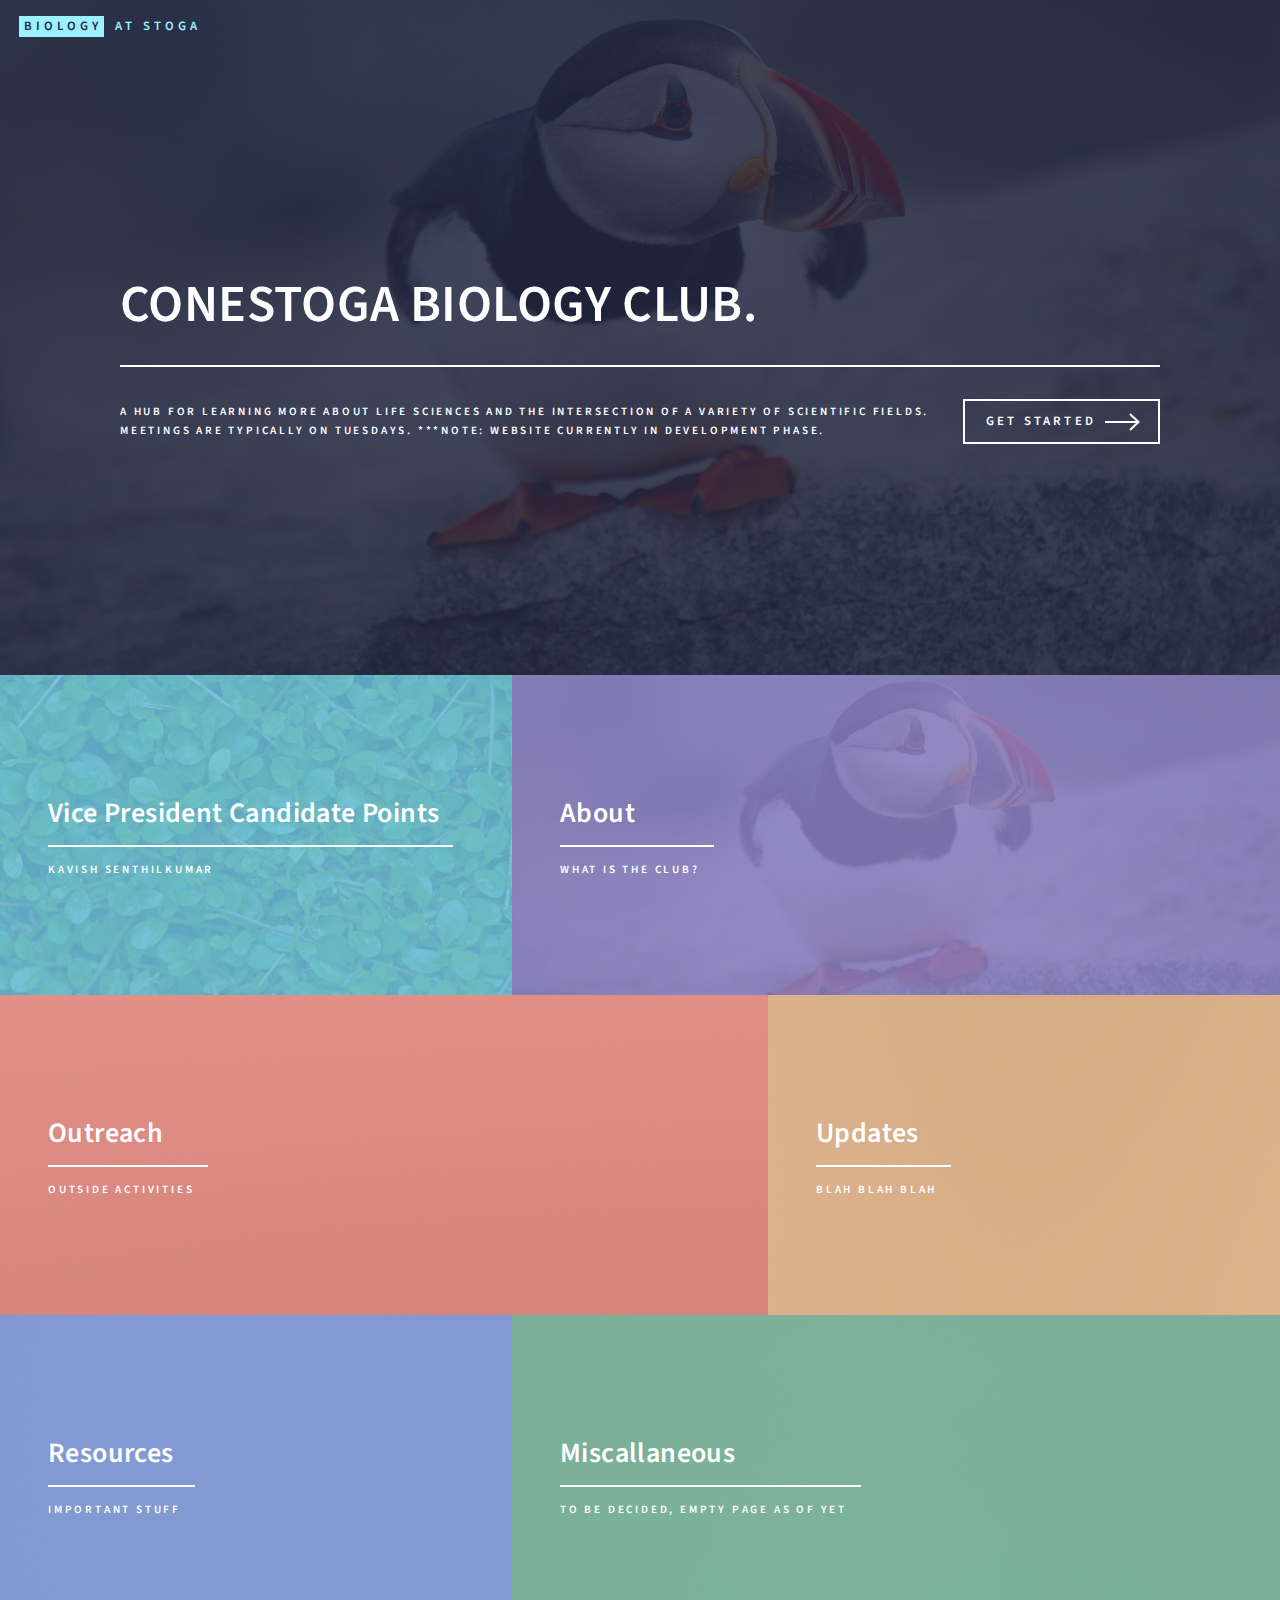
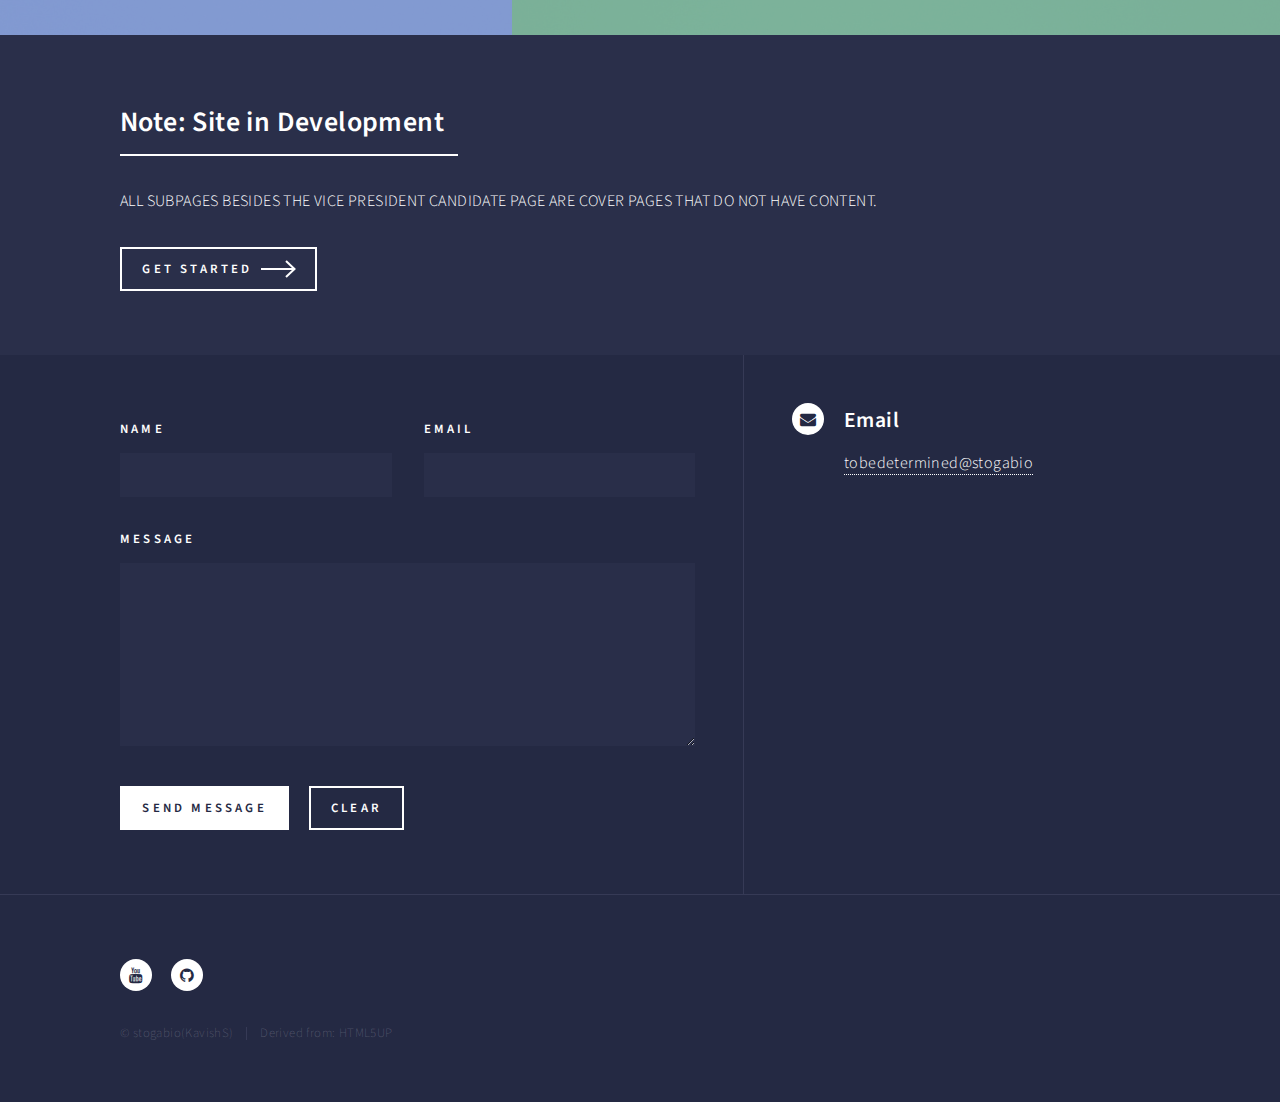
<file: index.html>
<!DOCTYPE HTML>
<!--
	Forty by HTML5 UP
	html5up.net | @ajlkn
	Free for personal and commercial use under the CCA 3.0 license (html5up.net/license)
-->
<html>
	<head>
		<title>Conestoga Biology Club </title>
		
		<meta charset="utf-8" />
		<meta name="viewport" content="width=device-width, initial-scale=1, user-scalable=no" />
		<!--[if lte IE 8]><script src="assets/js/ie/html5shiv.js"></script><![endif]-->
		<link rel="stylesheet" href="assets/css/main.css" />
		<!--[if lte IE 9]><link rel="stylesheet" href="assets/css/ie9.css" /><![endif]-->
		<!--[if lte IE 8]><link rel="stylesheet" href="assets/css/ie8.css" /><![endif]-->
	</head>
	<body>

		<!-- Wrapper -->
			<div id="wrapper">

				<!-- Header -->
					<header id="header" class="reveal alt">
						<a href="index.html" class="logo"><strong>Biology</strong> <span>at Stoga</span></a>
						<nav>
							<!--<a href="#menu">
								Menu-->
							
						</nav>
					</header>

				<!-- Menu -->
					<nav id="menu">
						<ul class="links">
							<li><a href="index.html">Home</a></li>
							<li><a href="landing.html">Landing</a></li>
							<li><a href="generic.html">Generic</a></li>
							<li><a href="elements.html">Elements</a></li>
						</ul>
						<ul class="actions vertical">
							<li><a href="#" class="button special fit">Get Started</a></li>
							<li><a href="#" class="button fit">Log In</a></li>
						</ul>
					</nav>

				<!-- Banner -->
					<section id="banner" class="major">
						<div class="inner">
							<header class="major">
								<h1>CONESTOGA BIOLOGY CLUB.</h1>
							</header>
							<div class="content">
								<p>A hub for learning more about life sciences and the intersection of a variety of scientific fields. Meetings are typically on Tuesdays. ***Note: Website currently in development phase. <br> </p>
								<ul class="actions">
									<li><a href="#one" class="button next scrolly">Get Started</a></li>
								</ul>
							</div>
						</div>
					</section>

				<!-- Main -->
					<div id="main">

						<!-- One -->
							<section id="one" class="tiles">
								<article style="background-image: url(&quot;images/pic01.jpg&quot;);">
								
									<span class="image" style="display: none;">
										<img src="images/pic01.jpg" alt>
									</span>
									<header class="major">
										<h3><a href="vicepresident.html" class="link">Vice President Candidate Points</a></h3>
										<p>Kavish Senthilkumar</p>
									</header>
								<a href="vicepresident.html" class="link primary"></a>
								
								</article>
								<article style="background-image: url(&quot;images/pic02.jpg&quot;);">
									
									<span class="image" style="display: none;">
										<img src="images/pic02.jpg" alt>
									</span>
									<header class="major">
										<h3><a href="general.html" class="link">About</a></h3> 
										<p>What is the club?</p>
									</header>
								<a href="general.html" class="link primary"></a>
								
								</article>
								<article style="background-image: url(&quot;images/pic03.jpg&quot;);">
									
									<span class="image" style="display: none;">
										<img src="images/pic03.jpg" alt>
									</span>
									<header class="major">
										<h3><a href="general.html" class="link">Outreach</a></h3> 
										<p>Outside Activities</p>
									</header>
								<a href="general.html" class="link primary"></a>
								
								</article>
								<article style="background-image: url(&quot;images/pic04.jpg&quot;);">
									
									<span class="image" style="display: none;">
										<img src="images/pic04.jpg" alt>
									</span>
									<header class="major">
										<h3><a href="general.html" class="link">Updates</a></h3> 
										<p>Blah blah blah</p>
									</header>
								<a href="general.html" class="link primary"></a>
								
								</article>
								<article style="background-image: url(&quot;images/pic05.jpg&quot;);">
									
									<span class="image" style="display: none;">
										<img src="images/pic05.jpg" alt>
									</span>
									<header class="major">
										<h3><a href="general.html" class="link">Resources</a></h3> 
										<p>Important stuff</p>
									</header>
								<a href="general.html" class="link primary"></a>
								
								</article>
								<article style="background-image: url(&quot;images/pic06.jpg&quot;);">
									
									<span class="image" style="display: none;">
										<img src="images/pic06.jpg" alt>
									</span>
									<header class="major">
										<h3><a href="general.html" class="link">Miscallaneous</a></h3> 
										<p>To be decided, empty page as of yet</p>
									</header>
								<a href="general.html" class="link primary"></a>
								
								</article>
								
							</section>

						<!-- Two -->
							<section id="two">
								<div class="inner">
									<header class="major">
										<h2>Note: Site in Development</h2>
									</header>
									<p>ALL SUBPAGES BESIDES THE VICE PRESIDENT CANDIDATE PAGE ARE COVER PAGES THAT DO NOT HAVE CONTENT.</p>
									<ul class="actions">
										<li><a href="general.html" class="button next">Get Started</a></li>
									</ul>
								</div>
							</section>

					</div>

				<!-- Contact -->
					<section id="contact">
						<div class="inner">
							<section>
								<form method="post" action="#">
									<div class="field half first">
										<label for="name">Name</label>
										<input type="text" name="name" id="name" />
									</div>
									<div class="field half">
										<label for="email">Email</label>
										<input type="text" name="email" id="email" />
									</div>
									<div class="field">
										<label for="message">Message</label>
										<textarea name="message" id="message" rows="6"></textarea>
									</div>
									<ul class="actions">
										<li><input type="submit" value="Send Message" class="special" /></li>
										<li><input type="reset" value="Clear" /></li>
									</ul>
								</form>
							</section>
							<section class="split">
								<section>
									<div class="contact-method">
										<span class="icon alt fa-envelope"></span>
										<h3>Email</h3>
										<a href="#">tobedetermined@stogabio</a>
									</div>
								</section>
								
								
							</section>
						</div>
					</section>

				<!-- Footer -->
					<footer id="footer">
						<div class="inner">
							<ul class="icons">
								<li><a href="https://www.youtube.com/watch?v=dQw4w9WgXcQ" class="icon alt fa-youtube"><span class="label">YouTube</span></a></li>
								
								<li><a href="https://github.com/stogabio" class="icon alt fa-github"><span class="label">GitHub</span></a></li>
							</ul>
							<ul class="copyright">
								<li>&copy; stogabio(KavishS)</li><li>Derived from: HTML5UP</li>
							</ul>
						</div>
					</footer>

			</div>

		<!-- Scripts -->
			<script src="assets/js/jquery.min.js"></script>
			<script src="assets/js/jquery.scrolly.min.js"></script>
			<script src="assets/js/jquery.scrollex.min.js"></script>
			<script src="assets/js/skel.min.js"></script>
			<script src="assets/js/util.js"></script>
			<!--[if lte IE 8]><script src="assets/js/ie/respond.min.js"></script><![endif]-->
			<script src="assets/js/main.js"></script>
		
	</body>
</html>
</file>
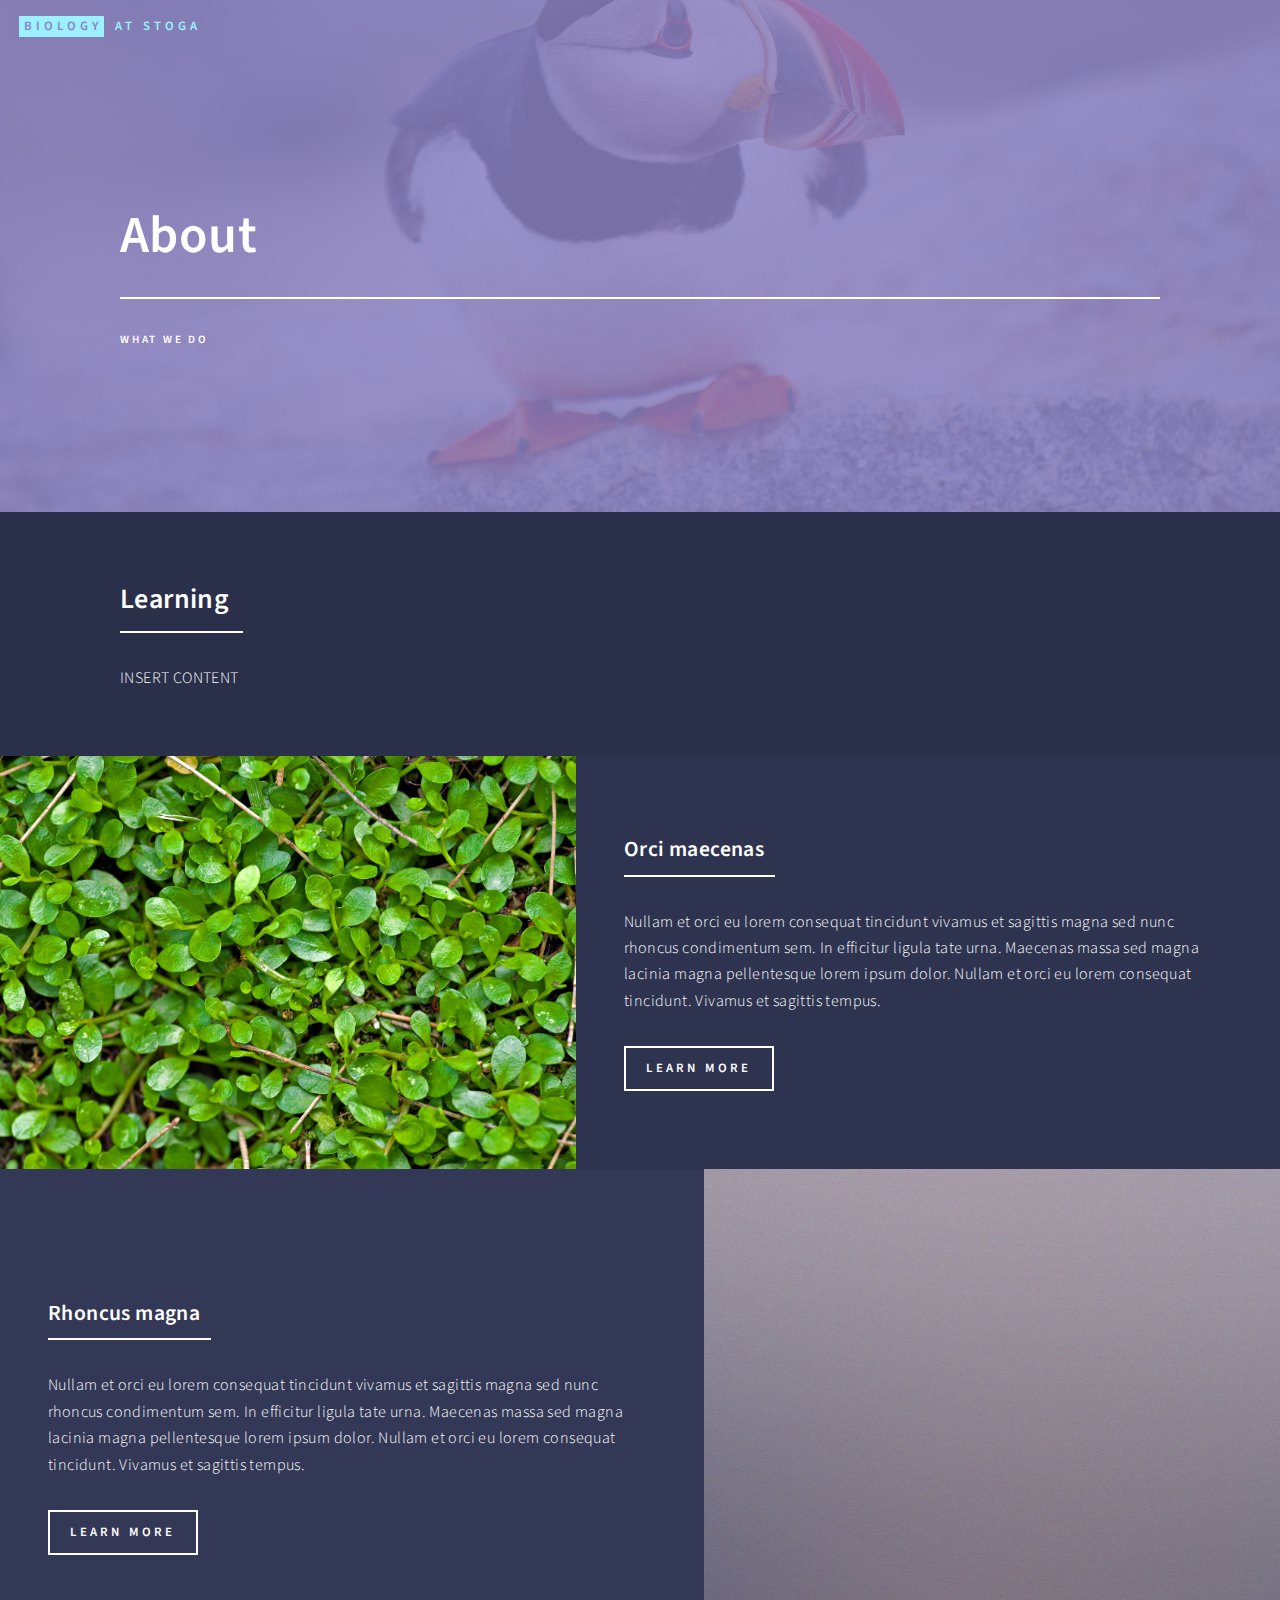
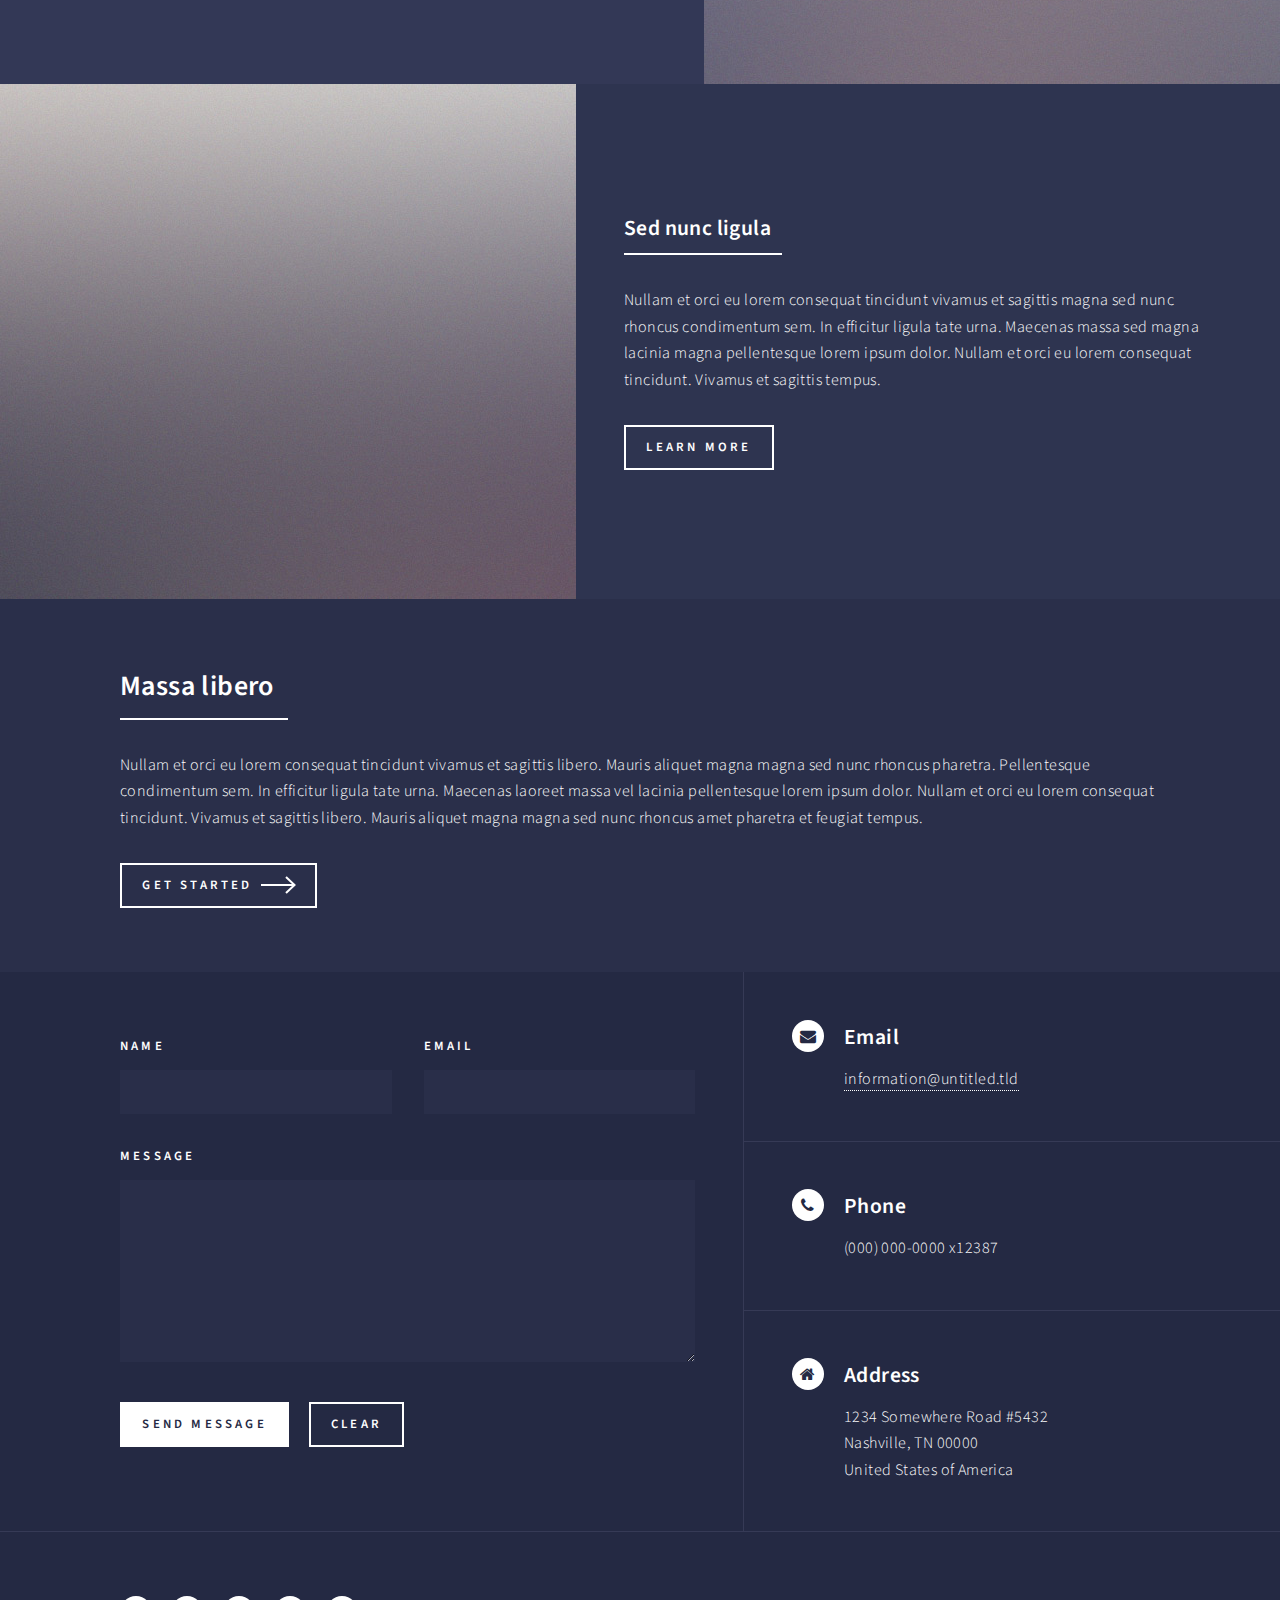
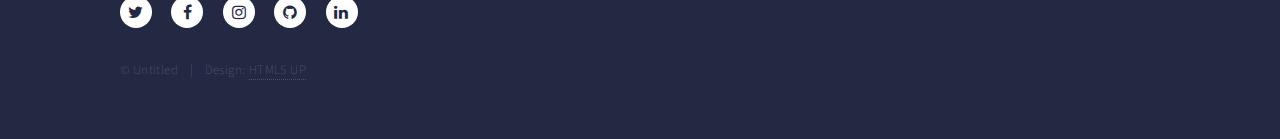
<file: about.html>
<!DOCTYPE HTML>
<!--
	Forty by HTML5 UP
	html5up.net | @ajlkn
	Free for personal and commercial use under the CCA 3.0 license (html5up.net/license)
-->
<html>
	<head>
		<title>StogaBio - About</title>
		<meta charset="utf-8" />
		<meta name="viewport" content="width=device-width, initial-scale=1, user-scalable=no" />
		<!--[if lte IE 8]><script src="assets/js/ie/html5shiv.js"></script><![endif]-->
		<link rel="stylesheet" href="assets/css/main.css" />
		<!--[if lte IE 9]><link rel="stylesheet" href="assets/css/ie9.css" /><![endif]-->
		<!--[if lte IE 8]><link rel="stylesheet" href="assets/css/ie8.css" /><![endif]-->
	</head>
	<body>

		<!-- Wrapper -->
			<div id="wrapper">

				<!-- Header -->
				<!-- Note: The "styleN" class below should match that of the banner element. -->
					<header id="header" class="alt style2">
						<a href="index.html" class="logo"><strong>Biology</strong> <span>at Stoga</span></a>
						<nav>
								<!-- <a href="#menu">Menu</a> -->
						</nav>
					</header>

				<!-- Menu -->
					<nav id="menu">
						<ul class="links">
							<li><a href="index.html">Home</a></li>
							<li><a href="landing.html">Landing</a></li>
							<li><a href="generic.html">Generic</a></li>
							<li><a href="elements.html">Elements</a></li>
						</ul>
						<ul class="actions vertical">
							<li><a href="#" class="button special fit">Get Started</a></li>
							<li><a href="#" class="button fit">Log In</a></li>
						</ul>
					</nav>

				<!-- Banner -->
				<!-- Note: The "styleN" class below should match that of the header element. -->
					<section id="banner" class="style2">
						<div class="inner">
							<span class="image">
								<img src="images/pic01.jpg" alt="" />
							</span>
							<header class="major">
								<h1>About</h1>
							</header>
							<div class="content">
								<p>What We Do</p>
							</div>
						</div>
					</section>

				<!-- Main -->
					<div id="main">

						<!-- One -->
							<section id="one">
								<div class="inner">
									
									<span class="image" style="display: none;">
										<img src="images/pic01.jpg" alt="">
									</span>

								<a href="landing.html" class="link primary"></a>
									<header class="major">
										<h2>Learning</h2>
									</header>
									<p>INSERT CONTENT</p>
								</div>
							</section>

						<!-- Two -->
							<section id="two" class="spotlights">
								<section>
									<a href="generic.html" class="image">
								<img src="images/pic01.jpg" alt="" data-position="center center" />
									</a>
									<div class="content">
										<div class="inner">
											<header class="major">
												<h3>Orci maecenas</h3>
											</header>
											<p>Nullam et orci eu lorem consequat tincidunt vivamus et sagittis magna sed nunc rhoncus condimentum sem. In efficitur ligula tate urna. Maecenas massa sed magna lacinia magna pellentesque lorem ipsum dolor. Nullam et orci eu lorem consequat tincidunt. Vivamus et sagittis tempus.</p>
											<ul class="actions">
												<li><a href="generic.html" class="button">Learn more</a></li>
											</ul>
										</div>
									</div>
								</section>
								<section>
									<a href="generic.html" class="image">
										<img src="images/pic09.jpg" alt="" data-position="top center" />
									</a>
									<div class="content">
										<div class="inner">
											<header class="major">
												<h3>Rhoncus magna</h3>
											</header>
											<p>Nullam et orci eu lorem consequat tincidunt vivamus et sagittis magna sed nunc rhoncus condimentum sem. In efficitur ligula tate urna. Maecenas massa sed magna lacinia magna pellentesque lorem ipsum dolor. Nullam et orci eu lorem consequat tincidunt. Vivamus et sagittis tempus.</p>
											<ul class="actions">
												<li><a href="generic.html" class="button">Learn more</a></li>
											</ul>
										</div>
									</div>
								</section>
								<section>
									<a href="generic.html" class="image">
										<img src="images/pic10.jpg" alt="" data-position="25% 25%" />
									</a>
									<div class="content">
										<div class="inner">
											<header class="major">
												<h3>Sed nunc ligula</h3>
											</header>
											<p>Nullam et orci eu lorem consequat tincidunt vivamus et sagittis magna sed nunc rhoncus condimentum sem. In efficitur ligula tate urna. Maecenas massa sed magna lacinia magna pellentesque lorem ipsum dolor. Nullam et orci eu lorem consequat tincidunt. Vivamus et sagittis tempus.</p>
											<ul class="actions">
												<li><a href="generic.html" class="button">Learn more</a></li>
											</ul>
										</div>
									</div>
								</section>
							</section>

						<!-- Three -->
							<section id="three">
								<div class="inner">
									<header class="major">
										<h2>Massa libero</h2>
									</header>
									<p>Nullam et orci eu lorem consequat tincidunt vivamus et sagittis libero. Mauris aliquet magna magna sed nunc rhoncus pharetra. Pellentesque condimentum sem. In efficitur ligula tate urna. Maecenas laoreet massa vel lacinia pellentesque lorem ipsum dolor. Nullam et orci eu lorem consequat tincidunt. Vivamus et sagittis libero. Mauris aliquet magna magna sed nunc rhoncus amet pharetra et feugiat tempus.</p>
									<ul class="actions">
										<li><a href="generic.html" class="button next">Get Started</a></li>
									</ul>
								</div>
							</section>

					</div>

				<!-- Contact -->
					<section id="contact">
						<div class="inner">
							<section>
								<form method="post" action="#">
									<div class="field half first">
										<label for="name">Name</label>
										<input type="text" name="name" id="name" />
									</div>
									<div class="field half">
										<label for="email">Email</label>
										<input type="text" name="email" id="email" />
									</div>
									<div class="field">
										<label for="message">Message</label>
										<textarea name="message" id="message" rows="6"></textarea>
									</div>
									<ul class="actions">
										<li><input type="submit" value="Send Message" class="special" /></li>
										<li><input type="reset" value="Clear" /></li>
									</ul>
								</form>
							</section>
							<section class="split">
								<section>
									<div class="contact-method">
										<span class="icon alt fa-envelope"></span>
										<h3>Email</h3>
										<a href="#">information@untitled.tld</a>
									</div>
								</section>
								<section>
									<div class="contact-method">
										<span class="icon alt fa-phone"></span>
										<h3>Phone</h3>
										<span>(000) 000-0000 x12387</span>
									</div>
								</section>
								<section>
									<div class="contact-method">
										<span class="icon alt fa-home"></span>
										<h3>Address</h3>
										<span>1234 Somewhere Road #5432<br />
										Nashville, TN 00000<br />
										United States of America</span>
									</div>
								</section>
							</section>
						</div>
					</section>

				<!-- Footer -->
					<footer id="footer">
						<div class="inner">
							<ul class="icons">
								<li><a href="#" class="icon alt fa-twitter"><span class="label">Twitter</span></a></li>
								<li><a href="#" class="icon alt fa-facebook"><span class="label">Facebook</span></a></li>
								<li><a href="#" class="icon alt fa-instagram"><span class="label">Instagram</span></a></li>
								<li><a href="#" class="icon alt fa-github"><span class="label">GitHub</span></a></li>
								<li><a href="#" class="icon alt fa-linkedin"><span class="label">LinkedIn</span></a></li>
							</ul>
							<ul class="copyright">
								<li>&copy; Untitled</li><li>Design: <a href="https://html5up.net">HTML5 UP</a></li>
							</ul>
						</div>
					</footer>

			</div>

		<!-- Scripts -->
			<script src="assets/js/jquery.min.js"></script>
			<script src="assets/js/jquery.scrolly.min.js"></script>
			<script src="assets/js/jquery.scrollex.min.js"></script>
			<script src="assets/js/skel.min.js"></script>
			<script src="assets/js/util.js"></script>
			<!--[if lte IE 8]><script src="assets/js/ie/respond.min.js"></script><![endif]-->
			<script src="assets/js/main.js"></script>

	</body>
</html>
</file>
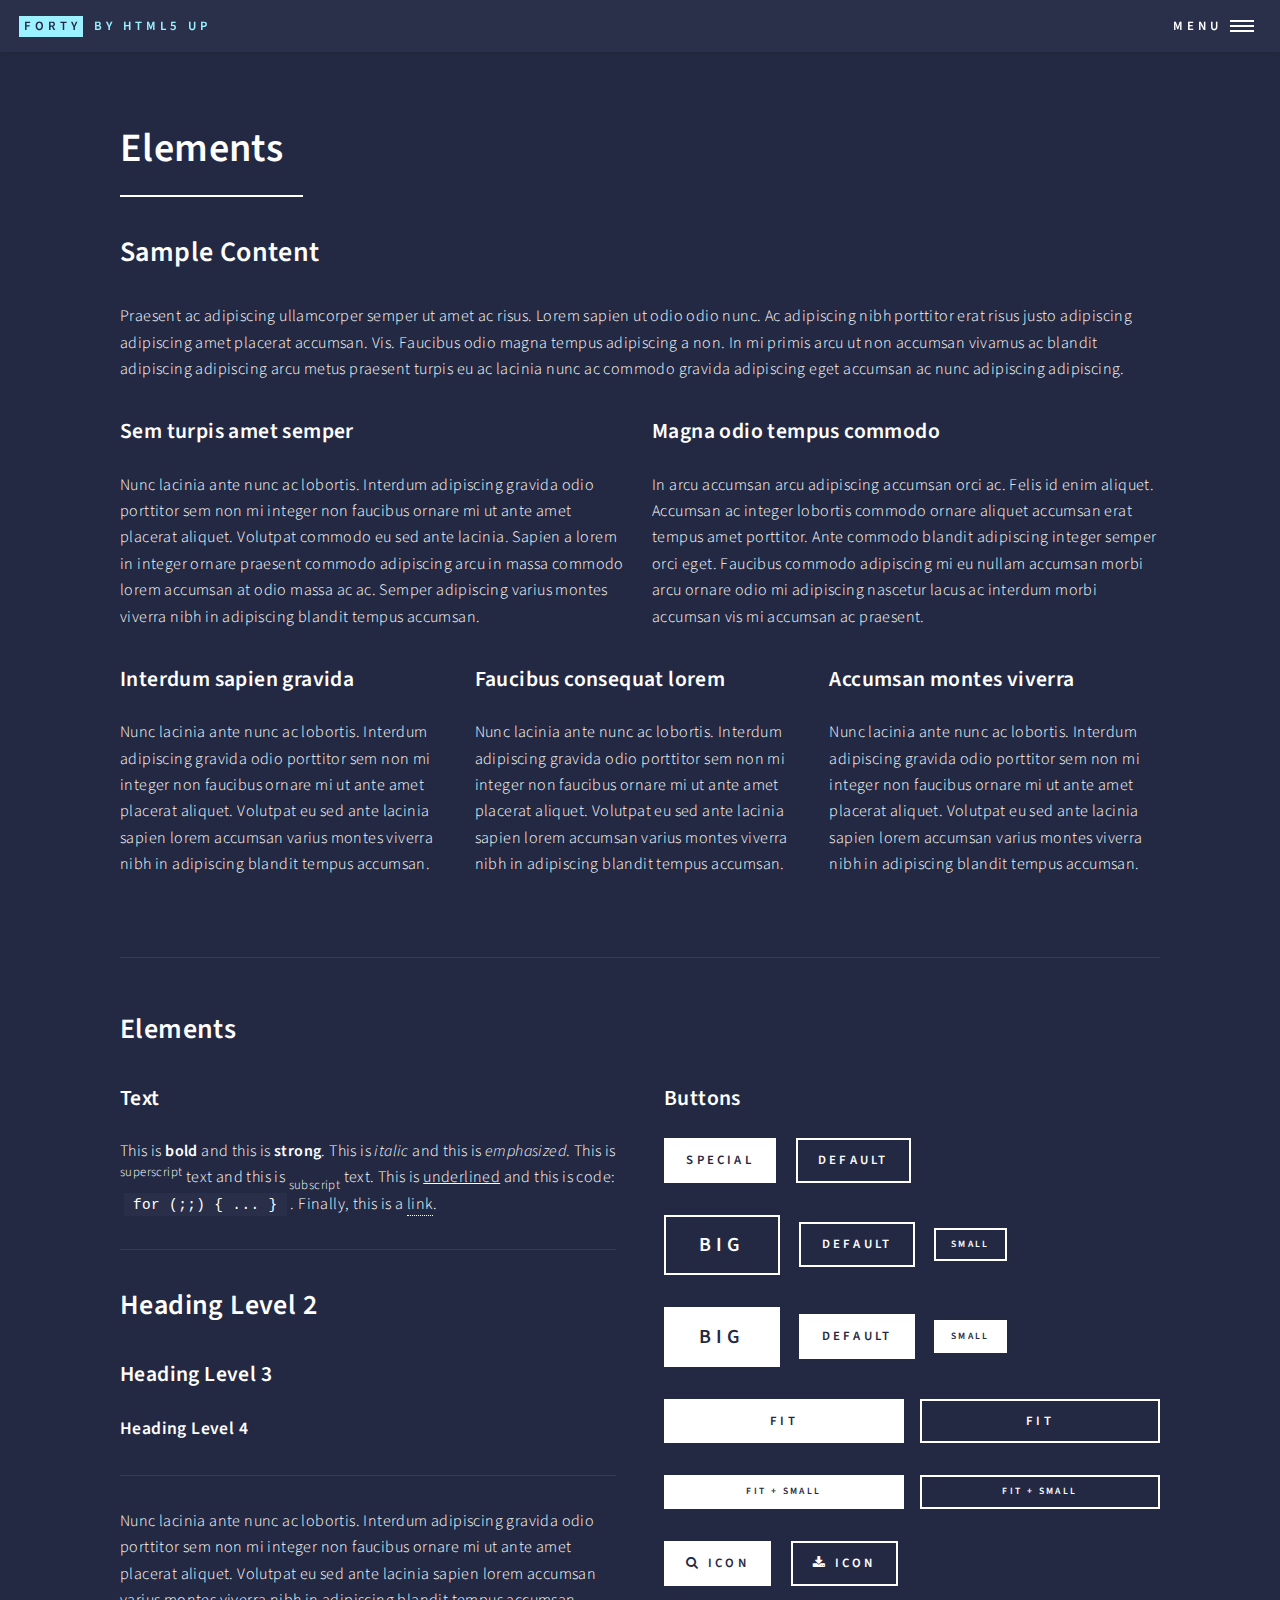
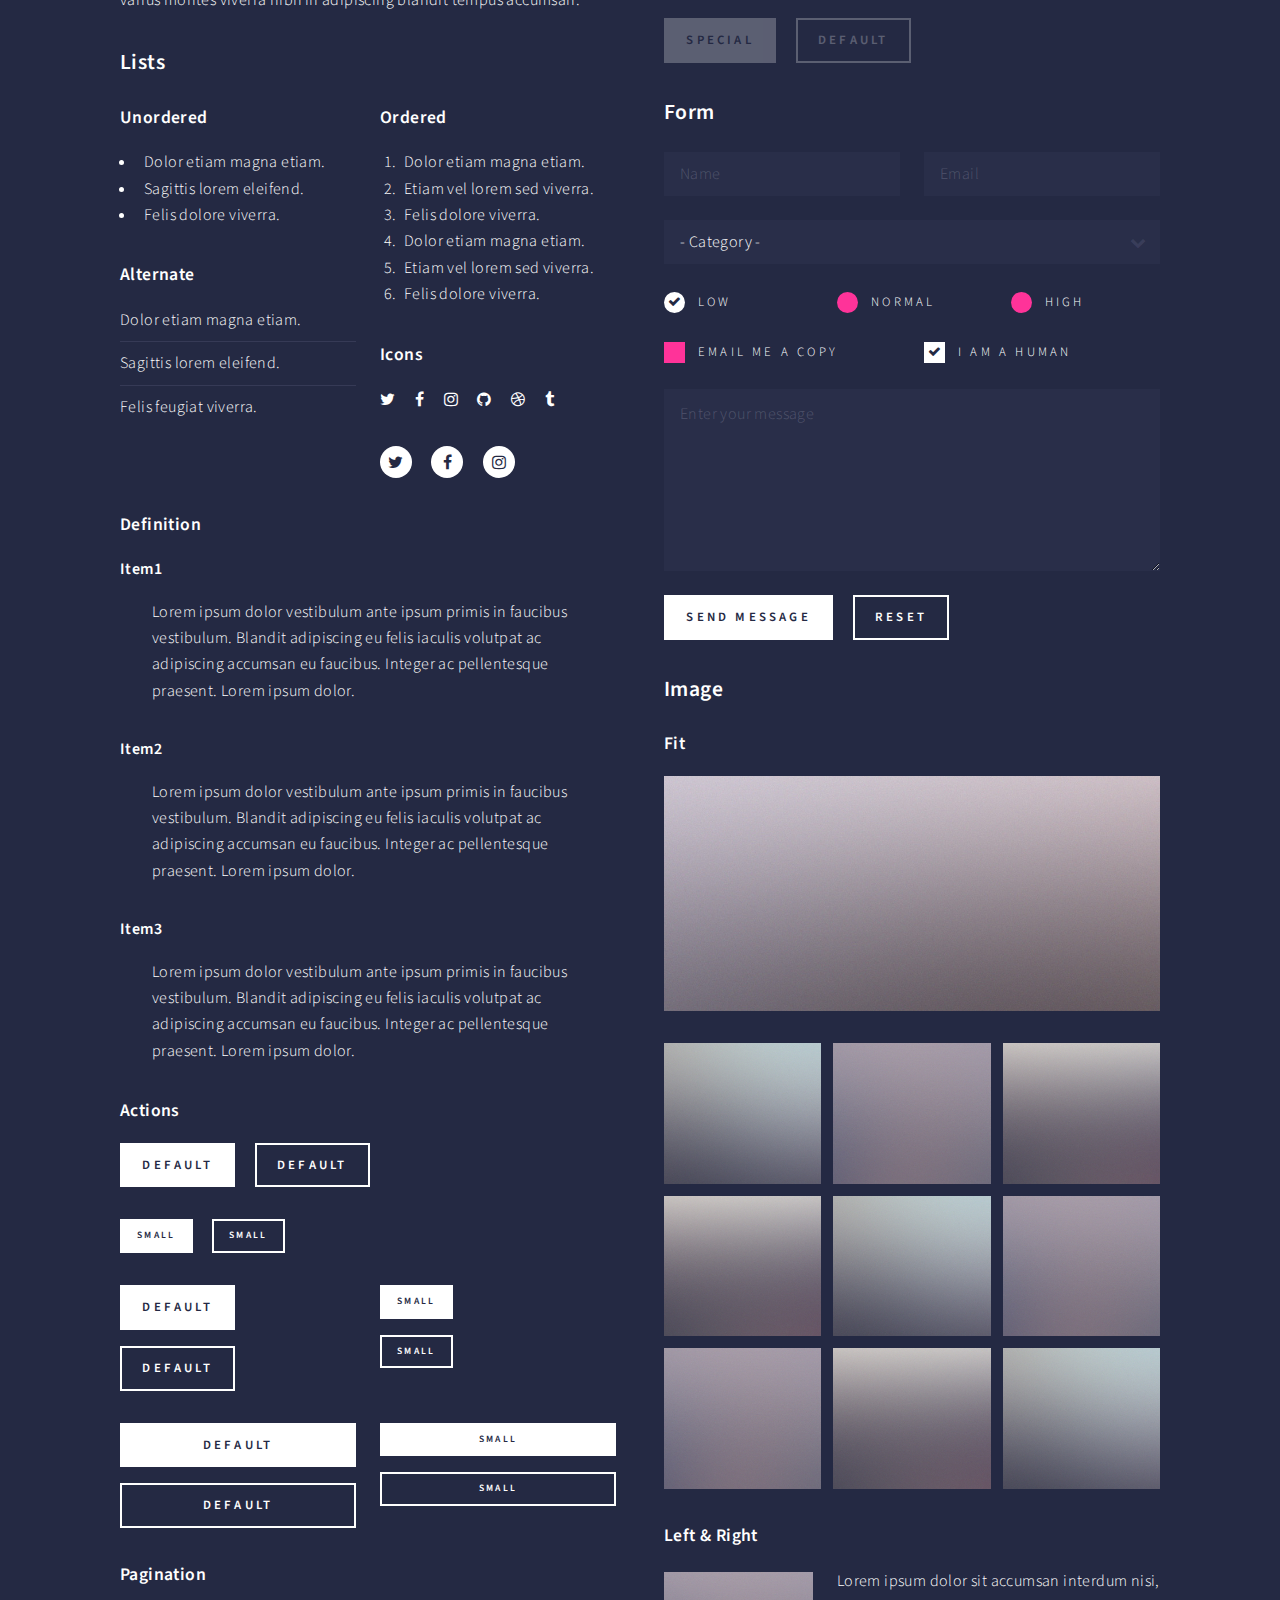
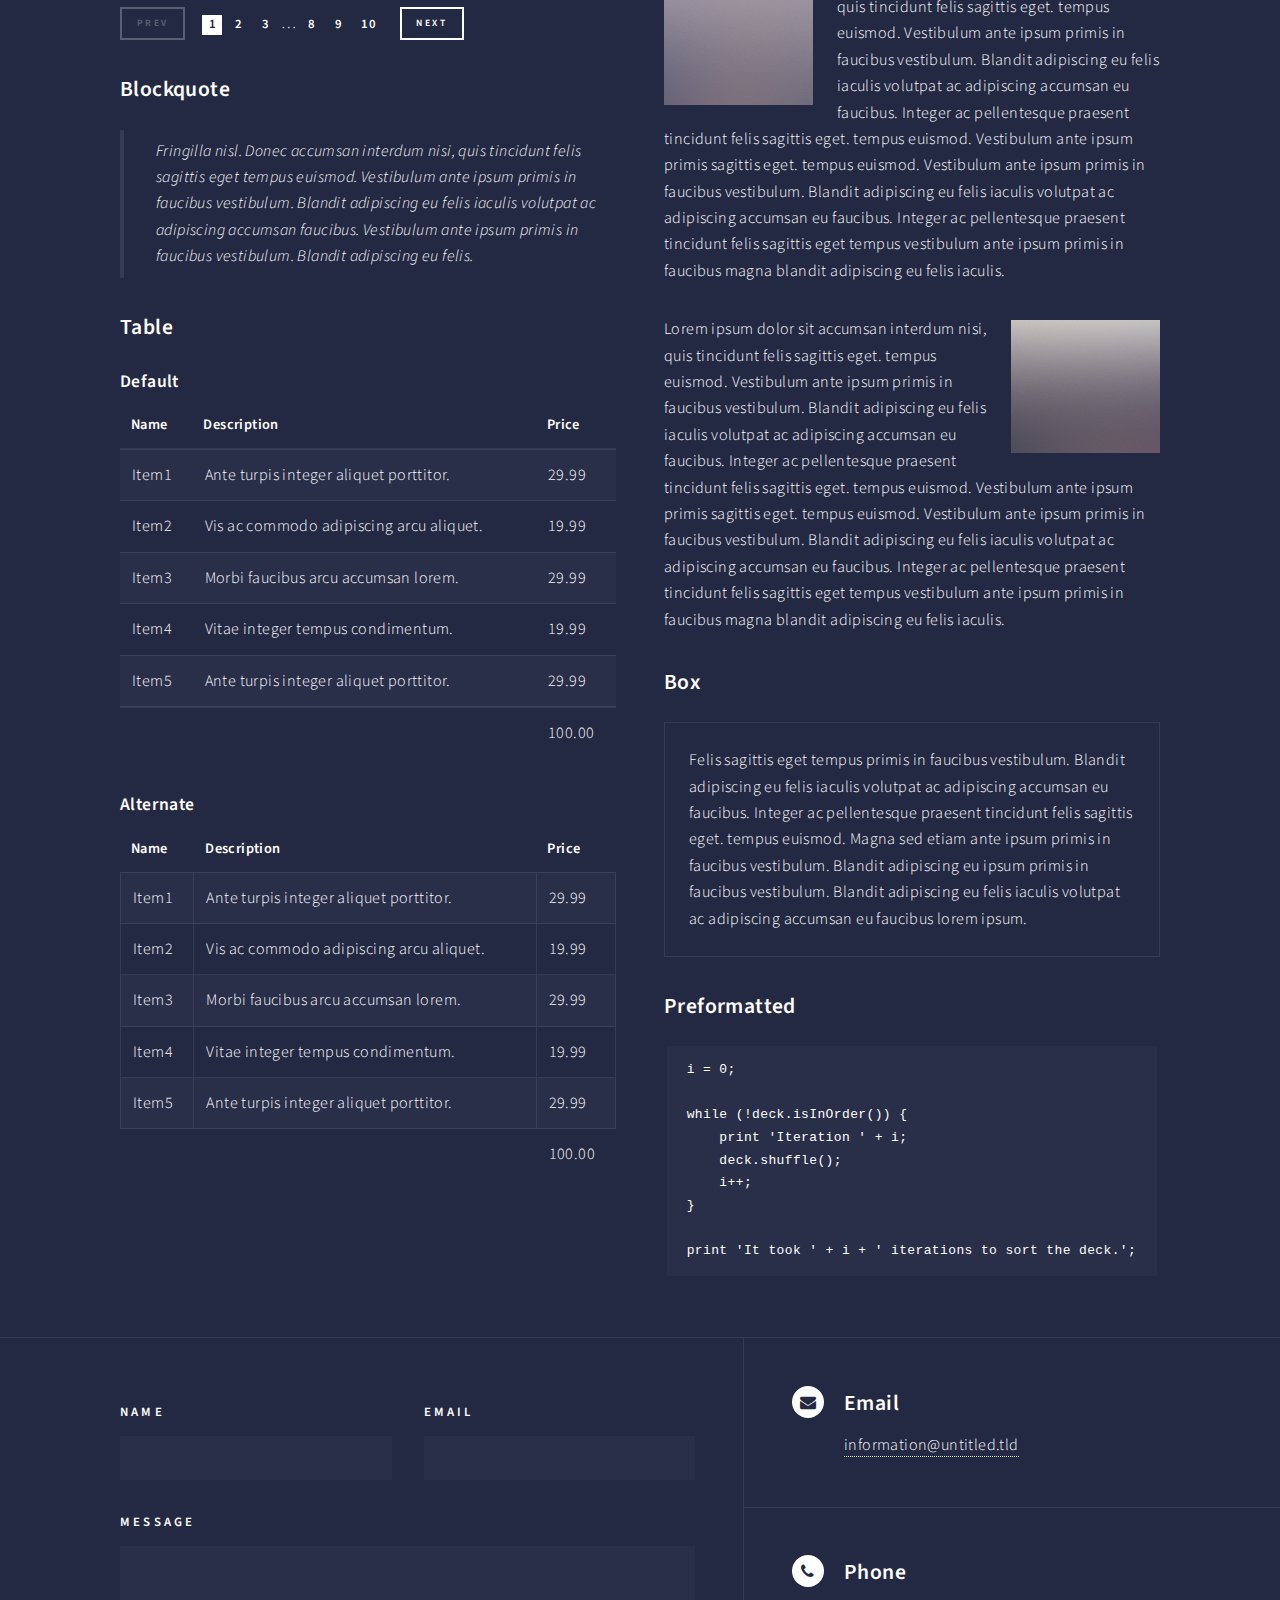
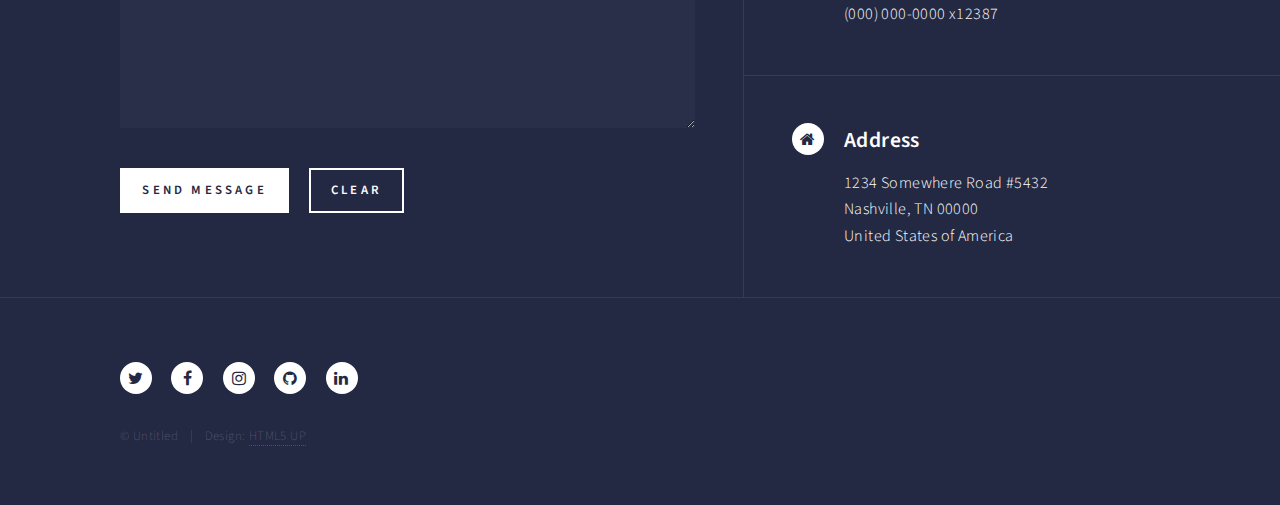
<file: elements.html>
<!DOCTYPE HTML>
<!--
	Forty by HTML5 UP
	html5up.net | @ajlkn
	Free for personal and commercial use under the CCA 3.0 license (html5up.net/license)
-->
<html>
	<head>
		<title>Elements - Forty by HTML5 UP</title>
		<meta charset="utf-8" />
		<meta name="viewport" content="width=device-width, initial-scale=1, user-scalable=no" />
		<!--[if lte IE 8]><script src="assets/js/ie/html5shiv.js"></script><![endif]-->
		<link rel="stylesheet" href="assets/css/main.css" />
		<!--[if lte IE 9]><link rel="stylesheet" href="assets/css/ie9.css" /><![endif]-->
		<!--[if lte IE 8]><link rel="stylesheet" href="assets/css/ie8.css" /><![endif]-->
	</head>
	<body>

		<!-- Wrapper -->
			<div id="wrapper">

				<!-- Header -->
					<header id="header">
						<a href="index.html" class="logo"><strong>Forty</strong> <span>by HTML5 UP</span></a>
						<nav>
							<a href="#menu">Menu</a>
						</nav>
					</header>

				<!-- Menu -->
					<nav id="menu">
						<ul class="links">
							<li><a href="index.html">Home</a></li>
							<li><a href="landing.html">Landing</a></li>
							<li><a href="generic.html">Generic</a></li>
							<li><a href="elements.html">Elements</a></li>
						</ul>
						<ul class="actions vertical">
							<li><a href="#" class="button special fit">Get Started</a></li>
							<li><a href="#" class="button fit">Log In</a></li>
						</ul>
					</nav>

				<!-- Main -->
					<div id="main" class="alt">

						<!-- One -->
							<section id="one">
								<div class="inner">
									<header class="major">
										<h1>Elements</h1>
									</header>

									<!-- Content -->
										<h2 id="content">Sample Content</h2>
										<p>Praesent ac adipiscing ullamcorper semper ut amet ac risus. Lorem sapien ut odio odio nunc. Ac adipiscing nibh porttitor erat risus justo adipiscing adipiscing amet placerat accumsan. Vis. Faucibus odio magna tempus adipiscing a non. In mi primis arcu ut non accumsan vivamus ac blandit adipiscing adipiscing arcu metus praesent turpis eu ac lacinia nunc ac commodo gravida adipiscing eget accumsan ac nunc adipiscing adipiscing.</p>
										<div class="row">
											<div class="6u 12u$(small)">
												<h3>Sem turpis amet semper</h3>
												<p>Nunc lacinia ante nunc ac lobortis. Interdum adipiscing gravida odio porttitor sem non mi integer non faucibus ornare mi ut ante amet placerat aliquet. Volutpat commodo eu sed ante lacinia. Sapien a lorem in integer ornare praesent commodo adipiscing arcu in massa commodo lorem accumsan at odio massa ac ac. Semper adipiscing varius montes viverra nibh in adipiscing blandit tempus accumsan.</p>
											</div>
											<div class="6u$ 12u$(small)">
												<h3>Magna odio tempus commodo</h3>
												<p>In arcu accumsan arcu adipiscing accumsan orci ac. Felis id enim aliquet. Accumsan ac integer lobortis commodo ornare aliquet accumsan erat tempus amet porttitor. Ante commodo blandit adipiscing integer semper orci eget. Faucibus commodo adipiscing mi eu nullam accumsan morbi arcu ornare odio mi adipiscing nascetur lacus ac interdum morbi accumsan vis mi accumsan ac praesent.</p>
											</div>
											<!-- Break -->
											<div class="4u 12u$(medium)">
												<h3>Interdum sapien gravida</h3>
												<p>Nunc lacinia ante nunc ac lobortis. Interdum adipiscing gravida odio porttitor sem non mi integer non faucibus ornare mi ut ante amet placerat aliquet. Volutpat eu sed ante lacinia sapien lorem accumsan varius montes viverra nibh in adipiscing blandit tempus accumsan.</p>
											</div>
											<div class="4u 12u$(medium)">
												<h3>Faucibus consequat lorem</h3>
												<p>Nunc lacinia ante nunc ac lobortis. Interdum adipiscing gravida odio porttitor sem non mi integer non faucibus ornare mi ut ante amet placerat aliquet. Volutpat eu sed ante lacinia sapien lorem accumsan varius montes viverra nibh in adipiscing blandit tempus accumsan.</p>
											</div>
											<div class="4u$ 12u$(medium)">
												<h3>Accumsan montes viverra</h3>
												<p>Nunc lacinia ante nunc ac lobortis. Interdum adipiscing gravida odio porttitor sem non mi integer non faucibus ornare mi ut ante amet placerat aliquet. Volutpat eu sed ante lacinia sapien lorem accumsan varius montes viverra nibh in adipiscing blandit tempus accumsan.</p>
											</div>
										</div>

									<hr class="major" />

									<!-- Elements -->
										<h2 id="elements">Elements</h2>
										<div class="row 200%">
											<div class="6u 12u$(medium)">

												<!-- Text stuff -->
													<h3>Text</h3>
													<p>This is <b>bold</b> and this is <strong>strong</strong>. This is <i>italic</i> and this is <em>emphasized</em>.
													This is <sup>superscript</sup> text and this is <sub>subscript</sub> text.
													This is <u>underlined</u> and this is code: <code>for (;;) { ... }</code>.
													Finally, this is a <a href="#">link</a>.</p>
													<hr />
													<h2>Heading Level 2</h2>
													<h3>Heading Level 3</h3>
													<h4>Heading Level 4</h4>
													<hr />
													<p>Nunc lacinia ante nunc ac lobortis. Interdum adipiscing gravida odio porttitor sem non mi integer non faucibus ornare mi ut ante amet placerat aliquet. Volutpat eu sed ante lacinia sapien lorem accumsan varius montes viverra nibh in adipiscing blandit tempus accumsan.</p>

												<!-- Lists -->
													<h3>Lists</h3>
													<div class="row">
														<div class="6u 12u$(small)">

															<h4>Unordered</h4>
															<ul>
																<li>Dolor etiam magna etiam.</li>
																<li>Sagittis lorem eleifend.</li>
																<li>Felis dolore viverra.</li>
															</ul>

															<h4>Alternate</h4>
															<ul class="alt">
																<li>Dolor etiam magna etiam.</li>
																<li>Sagittis lorem eleifend.</li>
																<li>Felis feugiat viverra.</li>
															</ul>

														</div>
														<div class="6u$ 12u$(small)">

															<h4>Ordered</h4>
															<ol>
																<li>Dolor etiam magna etiam.</li>
																<li>Etiam vel lorem sed viverra.</li>
																<li>Felis dolore viverra.</li>
																<li>Dolor etiam magna etiam.</li>
																<li>Etiam vel lorem sed viverra.</li>
																<li>Felis dolore viverra.</li>
															</ol>

															<h4>Icons</h4>
															<ul class="icons">
																<li><a href="#" class="icon fa-twitter"><span class="label">Twitter</span></a></li>
																<li><a href="#" class="icon fa-facebook"><span class="label">Facebook</span></a></li>
																<li><a href="#" class="icon fa-instagram"><span class="label">Instagram</span></a></li>
																<li><a href="#" class="icon fa-github"><span class="label">Github</span></a></li>
																<li><a href="#" class="icon fa-dribbble"><span class="label">Dribbble</span></a></li>
																<li><a href="#" class="icon fa-tumblr"><span class="label">Tumblr</span></a></li>
															</ul>
															<ul class="icons">
																<li><a href="#" class="icon alt fa-twitter"><span class="label">Twitter</span></a></li>
																<li><a href="#" class="icon alt fa-facebook"><span class="label">Facebook</span></a></li>
																<li><a href="#" class="icon alt fa-instagram"><span class="label">Instagram</span></a></li>
															</ul>

														</div>
													</div>
													<h4>Definition</h4>
													<dl>
														<dt>Item1</dt>
														<dd>
															<p>Lorem ipsum dolor vestibulum ante ipsum primis in faucibus vestibulum. Blandit adipiscing eu felis iaculis volutpat ac adipiscing accumsan eu faucibus. Integer ac pellentesque praesent. Lorem ipsum dolor.</p>
														</dd>
														<dt>Item2</dt>
														<dd>
															<p>Lorem ipsum dolor vestibulum ante ipsum primis in faucibus vestibulum. Blandit adipiscing eu felis iaculis volutpat ac adipiscing accumsan eu faucibus. Integer ac pellentesque praesent. Lorem ipsum dolor.</p>
														</dd>
														<dt>Item3</dt>
														<dd>
															<p>Lorem ipsum dolor vestibulum ante ipsum primis in faucibus vestibulum. Blandit adipiscing eu felis iaculis volutpat ac adipiscing accumsan eu faucibus. Integer ac pellentesque praesent. Lorem ipsum dolor.</p>
														</dd>
													</dl>

													<h4>Actions</h4>
													<ul class="actions">
														<li><a href="#" class="button special">Default</a></li>
														<li><a href="#" class="button">Default</a></li>
													</ul>
													<ul class="actions small">
														<li><a href="#" class="button special small">Small</a></li>
														<li><a href="#" class="button small">Small</a></li>
													</ul>
													<div class="row">
														<div class="6u 12u$(small)">
															<ul class="actions vertical">
																<li><a href="#" class="button special">Default</a></li>
																<li><a href="#" class="button">Default</a></li>
															</ul>
														</div>
														<div class="6u$ 12u$(small)">
															<ul class="actions vertical small">
																<li><a href="#" class="button special small">Small</a></li>
																<li><a href="#" class="button small">Small</a></li>
															</ul>
														</div>
														<div class="6u 12u$(small)">
															<ul class="actions vertical">
																<li><a href="#" class="button special fit">Default</a></li>
																<li><a href="#" class="button fit">Default</a></li>
															</ul>
														</div>
														<div class="6u$ 12u$(small)">
															<ul class="actions vertical small">
																<li><a href="#" class="button special small fit">Small</a></li>
																<li><a href="#" class="button small fit">Small</a></li>
															</ul>
														</div>
													</div>

													<h4>Pagination</h4>
													<ul class="pagination">
														<li><span class="button small disabled">Prev</span></li>
														<li><a href="#" class="page active">1</a></li>
														<li><a href="#" class="page">2</a></li>
														<li><a href="#" class="page">3</a></li>
														<li><span>&hellip;</span></li>
														<li><a href="#" class="page">8</a></li>
														<li><a href="#" class="page">9</a></li>
														<li><a href="#" class="page">10</a></li>
														<li><a href="#" class="button small">Next</a></li>
													</ul>

												<!-- Blockquote -->
													<h3>Blockquote</h3>
													<blockquote>Fringilla nisl. Donec accumsan interdum nisi, quis tincidunt felis sagittis eget tempus euismod. Vestibulum ante ipsum primis in faucibus vestibulum. Blandit adipiscing eu felis iaculis volutpat ac adipiscing accumsan faucibus. Vestibulum ante ipsum primis in faucibus vestibulum. Blandit adipiscing eu felis.</blockquote>

												<!-- Table -->
													<h3>Table</h3>

													<h4>Default</h4>
													<div class="table-wrapper">
														<table>
															<thead>
																<tr>
																	<th>Name</th>
																	<th>Description</th>
																	<th>Price</th>
																</tr>
															</thead>
															<tbody>
																<tr>
																	<td>Item1</td>
																	<td>Ante turpis integer aliquet porttitor.</td>
																	<td>29.99</td>
																</tr>
																<tr>
																	<td>Item2</td>
																	<td>Vis ac commodo adipiscing arcu aliquet.</td>
																	<td>19.99</td>
																</tr>
																<tr>
																	<td>Item3</td>
																	<td> Morbi faucibus arcu accumsan lorem.</td>
																	<td>29.99</td>
																</tr>
																<tr>
																	<td>Item4</td>
																	<td>Vitae integer tempus condimentum.</td>
																	<td>19.99</td>
																</tr>
																<tr>
																	<td>Item5</td>
																	<td>Ante turpis integer aliquet porttitor.</td>
																	<td>29.99</td>
																</tr>
															</tbody>
															<tfoot>
																<tr>
																	<td colspan="2"></td>
																	<td>100.00</td>
																</tr>
															</tfoot>
														</table>
													</div>

													<h4>Alternate</h4>
													<div class="table-wrapper">
														<table class="alt">
															<thead>
																<tr>
																	<th>Name</th>
																	<th>Description</th>
																	<th>Price</th>
																</tr>
															</thead>
															<tbody>
																<tr>
																	<td>Item1</td>
																	<td>Ante turpis integer aliquet porttitor.</td>
																	<td>29.99</td>
																</tr>
																<tr>
																	<td>Item2</td>
																	<td>Vis ac commodo adipiscing arcu aliquet.</td>
																	<td>19.99</td>
																</tr>
																<tr>
																	<td>Item3</td>
																	<td> Morbi faucibus arcu accumsan lorem.</td>
																	<td>29.99</td>
																</tr>
																<tr>
																	<td>Item4</td>
																	<td>Vitae integer tempus condimentum.</td>
																	<td>19.99</td>
																</tr>
																<tr>
																	<td>Item5</td>
																	<td>Ante turpis integer aliquet porttitor.</td>
																	<td>29.99</td>
																</tr>
															</tbody>
															<tfoot>
																<tr>
																	<td colspan="2"></td>
																	<td>100.00</td>
																</tr>
															</tfoot>
														</table>
													</div>

											</div>
											<div class="6u$ 12u$(medium)">

												<!-- Buttons -->
													<h3>Buttons</h3>
													<ul class="actions">
														<li><a href="#" class="button special">Special</a></li>
														<li><a href="#" class="button">Default</a></li>
													</ul>
													<ul class="actions">
														<li><a href="#" class="button big">Big</a></li>
														<li><a href="#" class="button">Default</a></li>
														<li><a href="#" class="button small">Small</a></li>
													</ul>
													<ul class="actions">
														<li><a href="#" class="button special big">Big</a></li>
														<li><a href="#" class="button special">Default</a></li>
														<li><a href="#" class="button special small">Small</a></li>
													</ul>
													<ul class="actions fit">
														<li><a href="#" class="button special fit">Fit</a></li>
														<li><a href="#" class="button fit">Fit</a></li>
													</ul>
													<ul class="actions fit small">
														<li><a href="#" class="button special fit small">Fit + Small</a></li>
														<li><a href="#" class="button fit small">Fit + Small</a></li>
													</ul>
													<ul class="actions">
														<li><a href="#" class="button special icon fa-search">Icon</a></li>
														<li><a href="#" class="button icon fa-download">Icon</a></li>
													</ul>
													<ul class="actions">
														<li><span class="button special disabled">Special</span></li>
														<li><span class="button disabled">Default</span></li>
													</ul>

												<!-- Form -->
													<h3>Form</h3>

													<form method="post" action="#">
														<div class="row uniform">
															<div class="6u 12u$(xsmall)">
																<input type="text" name="demo-name" id="demo-name" value="" placeholder="Name" />
															</div>
															<div class="6u$ 12u$(xsmall)">
																<input type="email" name="demo-email" id="demo-email" value="" placeholder="Email" />
															</div>
															<!-- Break -->
															<div class="12u$">
																<div class="select-wrapper">
																	<select name="demo-category" id="demo-category">
																		<option value="">- Category -</option>
																		<option value="1">Manufacturing</option>
																		<option value="1">Shipping</option>
																		<option value="1">Administration</option>
																		<option value="1">Human Resources</option>
																	</select>
																</div>
															</div>
															<!-- Break -->
															<div class="4u 12u$(small)">
																<input type="radio" id="demo-priority-low" name="demo-priority" checked>
																<label for="demo-priority-low">Low</label>
															</div>
															<div class="4u 12u$(small)">
																<input type="radio" id="demo-priority-normal" name="demo-priority">
																<label for="demo-priority-normal">Normal</label>
															</div>
															<div class="4u$ 12u$(small)">
																<input type="radio" id="demo-priority-high" name="demo-priority">
																<label for="demo-priority-high">High</label>
															</div>
															<!-- Break -->
															<div class="6u 12u$(small)">
																<input type="checkbox" id="demo-copy" name="demo-copy">
																<label for="demo-copy">Email me a copy</label>
															</div>
															<div class="6u$ 12u$(small)">
																<input type="checkbox" id="demo-human" name="demo-human" checked>
																<label for="demo-human">I am a human</label>
															</div>
															<!-- Break -->
															<div class="12u$">
																<textarea name="demo-message" id="demo-message" placeholder="Enter your message" rows="6"></textarea>
															</div>
															<!-- Break -->
															<div class="12u$">
																<ul class="actions">
																	<li><input type="submit" value="Send Message" class="special" /></li>
																	<li><input type="reset" value="Reset" /></li>
																</ul>
															</div>
														</div>
													</form>

												<!-- Image -->
													<h3>Image</h3>

													<h4>Fit</h4>
													<span class="image fit"><img src="images/pic03.jpg" alt="" /></span>
													<div class="box alt">
														<div class="row 50% uniform">
															<div class="4u"><span class="image fit"><img src="images/pic08.jpg" alt="" /></span></div>
															<div class="4u"><span class="image fit"><img src="images/pic09.jpg" alt="" /></span></div>
															<div class="4u$"><span class="image fit"><img src="images/pic10.jpg" alt="" /></span></div>
															<!-- Break -->
															<div class="4u"><span class="image fit"><img src="images/pic10.jpg" alt="" /></span></div>
															<div class="4u"><span class="image fit"><img src="images/pic08.jpg" alt="" /></span></div>
															<div class="4u$"><span class="image fit"><img src="images/pic09.jpg" alt="" /></span></div>
															<!-- Break -->
															<div class="4u"><span class="image fit"><img src="images/pic09.jpg" alt="" /></span></div>
															<div class="4u"><span class="image fit"><img src="images/pic10.jpg" alt="" /></span></div>
															<div class="4u$"><span class="image fit"><img src="images/pic08.jpg" alt="" /></span></div>
														</div>
													</div>

													<h4>Left &amp; Right</h4>
													<p><span class="image left"><img src="images/pic09.jpg" alt="" /></span>Lorem ipsum dolor sit accumsan interdum nisi, quis tincidunt felis sagittis eget. tempus euismod. Vestibulum ante ipsum primis in faucibus vestibulum. Blandit adipiscing eu felis iaculis volutpat ac adipiscing accumsan eu faucibus. Integer ac pellentesque praesent tincidunt felis sagittis eget. tempus euismod. Vestibulum ante ipsum primis sagittis eget. tempus euismod. Vestibulum ante ipsum primis in faucibus vestibulum. Blandit adipiscing eu felis iaculis volutpat ac adipiscing accumsan eu faucibus. Integer ac pellentesque praesent tincidunt felis sagittis eget tempus vestibulum ante ipsum primis in faucibus magna blandit adipiscing eu felis iaculis.</p>
													<p><span class="image right"><img src="images/pic10.jpg" alt="" /></span>Lorem ipsum dolor sit accumsan interdum nisi, quis tincidunt felis sagittis eget. tempus euismod. Vestibulum ante ipsum primis in faucibus vestibulum. Blandit adipiscing eu felis iaculis volutpat ac adipiscing accumsan eu faucibus. Integer ac pellentesque praesent tincidunt felis sagittis eget. tempus euismod. Vestibulum ante ipsum primis sagittis eget. tempus euismod. Vestibulum ante ipsum primis in faucibus vestibulum. Blandit adipiscing eu felis iaculis volutpat ac adipiscing accumsan eu faucibus. Integer ac pellentesque praesent tincidunt felis sagittis eget tempus vestibulum ante ipsum primis in faucibus magna blandit adipiscing eu felis iaculis.</p>

												<!-- Box -->
													<h3>Box</h3>
													<div class="box">
														<p>Felis sagittis eget tempus primis in faucibus vestibulum. Blandit adipiscing eu felis iaculis volutpat ac adipiscing accumsan eu faucibus. Integer ac pellentesque praesent tincidunt felis sagittis eget. tempus euismod. Magna sed etiam ante ipsum primis in faucibus vestibulum. Blandit adipiscing eu ipsum primis in faucibus vestibulum. Blandit adipiscing eu felis iaculis volutpat ac adipiscing accumsan eu faucibus lorem ipsum.</p>
													</div>

												<!-- Preformatted Code -->
													<h3>Preformatted</h3>
													<pre><code>i = 0;

while (!deck.isInOrder()) {
    print 'Iteration ' + i;
    deck.shuffle();
    i++;
}

print 'It took ' + i + ' iterations to sort the deck.';
</code></pre>

											</div>
										</div>

								</div>
							</section>

					</div>

				<!-- Contact -->
					<section id="contact">
						<div class="inner">
							<section>
								<form method="post" action="#">
									<div class="field half first">
										<label for="name">Name</label>
										<input type="text" name="name" id="name" />
									</div>
									<div class="field half">
										<label for="email">Email</label>
										<input type="text" name="email" id="email" />
									</div>
									<div class="field">
										<label for="message">Message</label>
										<textarea name="message" id="message" rows="6"></textarea>
									</div>
									<ul class="actions">
										<li><input type="submit" value="Send Message" class="special" /></li>
										<li><input type="reset" value="Clear" /></li>
									</ul>
								</form>
							</section>
							<section class="split">
								<section>
									<div class="contact-method">
										<span class="icon alt fa-envelope"></span>
										<h3>Email</h3>
										<a href="#">information@untitled.tld</a>
									</div>
								</section>
								<section>
									<div class="contact-method">
										<span class="icon alt fa-phone"></span>
										<h3>Phone</h3>
										<span>(000) 000-0000 x12387</span>
									</div>
								</section>
								<section>
									<div class="contact-method">
										<span class="icon alt fa-home"></span>
										<h3>Address</h3>
										<span>1234 Somewhere Road #5432<br />
										Nashville, TN 00000<br />
										United States of America</span>
									</div>
								</section>
							</section>
						</div>
					</section>

				<!-- Footer -->
					<footer id="footer">
						<div class="inner">
							<ul class="icons">
								<li><a href="#" class="icon alt fa-twitter"><span class="label">Twitter</span></a></li>
								<li><a href="#" class="icon alt fa-facebook"><span class="label">Facebook</span></a></li>
								<li><a href="#" class="icon alt fa-instagram"><span class="label">Instagram</span></a></li>
								<li><a href="#" class="icon alt fa-github"><span class="label">GitHub</span></a></li>
								<li><a href="#" class="icon alt fa-linkedin"><span class="label">LinkedIn</span></a></li>
							</ul>
							<ul class="copyright">
								<li>&copy; Untitled</li><li>Design: <a href="https://html5up.net">HTML5 UP</a></li>
							</ul>
						</div>
					</footer>

			</div>

		<!-- Scripts -->
			<script src="assets/js/jquery.min.js"></script>
			<script src="assets/js/jquery.scrolly.min.js"></script>
			<script src="assets/js/jquery.scrollex.min.js"></script>
			<script src="assets/js/skel.min.js"></script>
			<script src="assets/js/util.js"></script>
			<!--[if lte IE 8]><script src="assets/js/ie/respond.min.js"></script><![endif]-->
			<script src="assets/js/main.js"></script>

	</body>
</html>
</file>
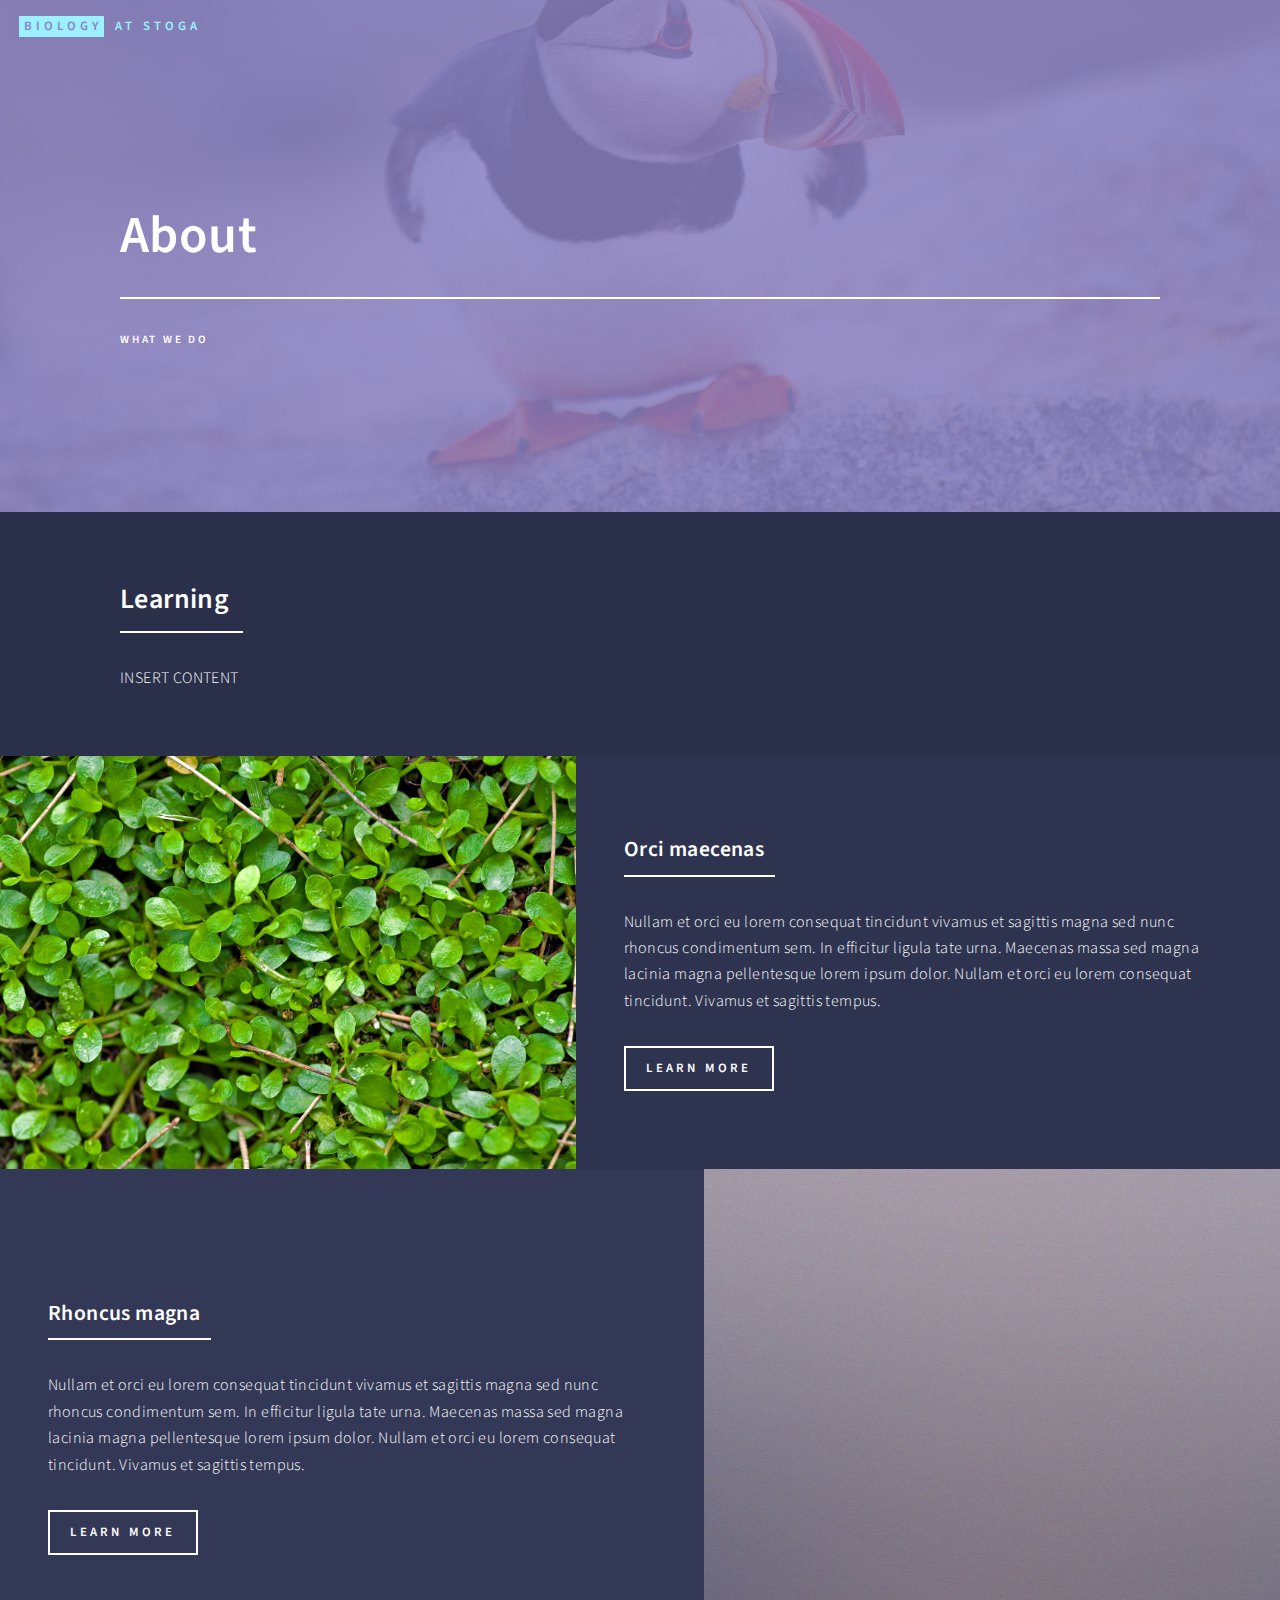
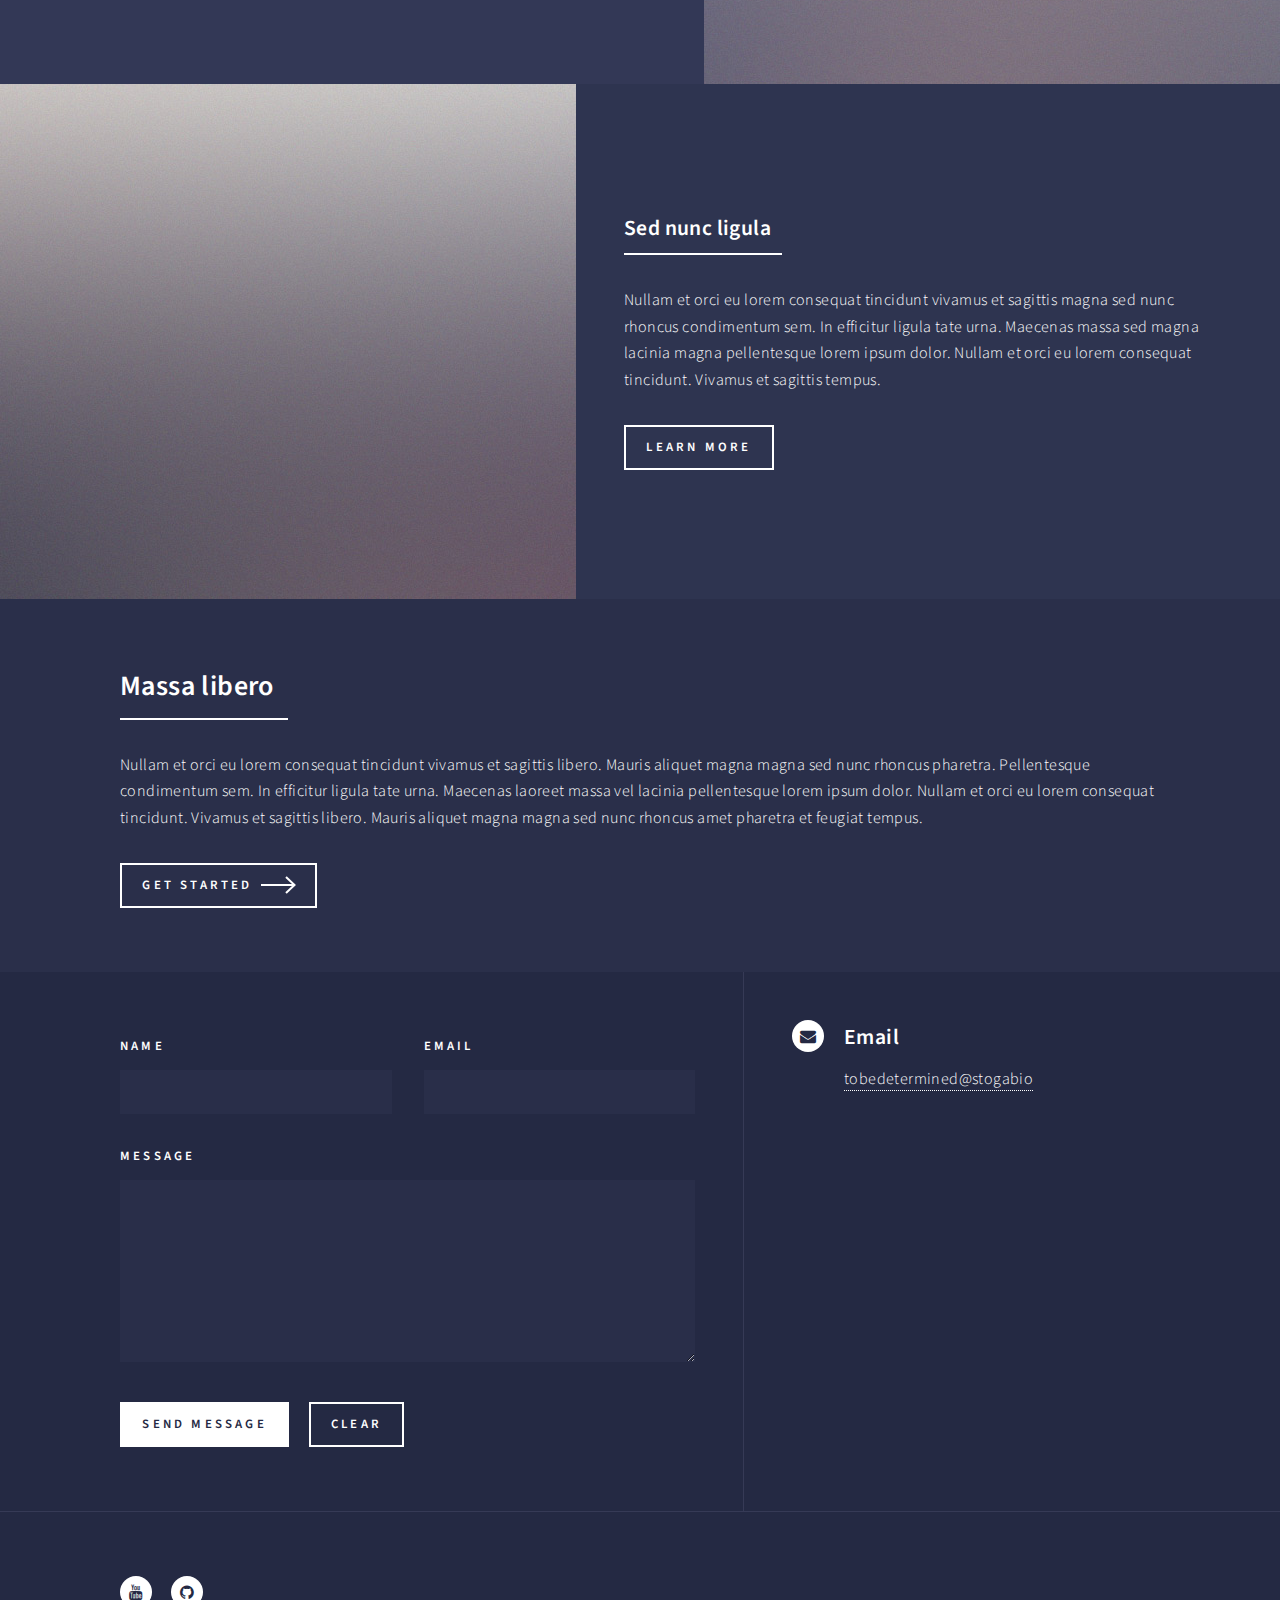
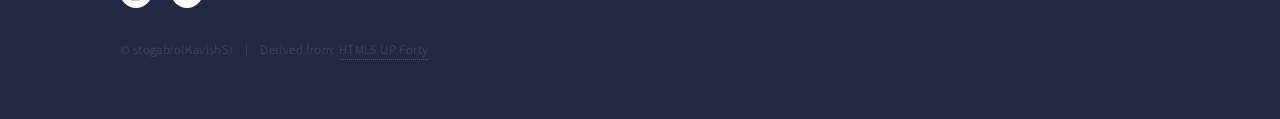
<file: general.html>
<!DOCTYPE HTML>
<!--
	Forty by HTML5 UP
	html5up.net | @ajlkn
	Free for personal and commercial use under the CCA 3.0 license (html5up.net/license)
-->
<html>
	<head>
		<title>StogaBio - About</title>
		<meta charset="utf-8" />
		<meta name="viewport" content="width=device-width, initial-scale=1, user-scalable=no" />
		<!--[if lte IE 8]><script src="assets/js/ie/html5shiv.js"></script><![endif]-->
		<link rel="stylesheet" href="assets/css/main.css" />
		<!--[if lte IE 9]><link rel="stylesheet" href="assets/css/ie9.css" /><![endif]-->
		<!--[if lte IE 8]><link rel="stylesheet" href="assets/css/ie8.css" /><![endif]-->
	</head>
	<body>

		<!-- Wrapper -->
			<div id="wrapper">

				<!-- Header -->
				<!-- Note: The "styleN" class below should match that of the banner element. -->
					<header id="header" class="alt style2">
						<a href="index.html" class="logo"><strong>Biology</strong> <span>at Stoga</span></a>
						<nav>
								<!-- <a href="#menu">Menu</a> -->
						</nav>
					</header>

				<!-- Menu -->
					<nav id="menu">
						<ul class="links">
							<li><a href="index.html">Home</a></li>
							<li><a href="landing.html">Landing</a></li>
							<li><a href="generic.html">Generic</a></li>
							<li><a href="elements.html">Elements</a></li>
						</ul>
						<ul class="actions vertical">
							<li><a href="#" class="button special fit">Get Started</a></li>
							<li><a href="#" class="button fit">Log In</a></li>
						</ul>
					</nav>

				<!-- Banner -->
				<!-- Note: The "styleN" class below should match that of the header element. -->
					<section id="banner" class="style2">
						<div class="inner">
							<span class="image">
								<img src="images/pic01.jpg" alt="" />
							</span>
							<header class="major">
								<h1>About</h1>
							</header>
							<div class="content">
								<p>What We Do</p>
							</div>
						</div>
					</section>

				<!-- Main -->
					<div id="main">

						<!-- One -->
							<section id="one">
								<div class="inner">
									
									<span class="image" style="display: none;">
										<img src="images/pic01.jpg" alt="">
									</span>

								<a href="landing.html" class="link primary"></a>
									<header class="major">
										<h2>Learning</h2>
									</header>
									<p>INSERT CONTENT</p>
								</div>
							</section>

						<!-- Two -->
							<section id="two" class="spotlights">
								<section>
									<a href="generic.html" class="image">
								<img src="images/pic01.jpg" alt="" data-position="center center" />
									</a>
									<div class="content">
										<div class="inner">
											<header class="major">
												<h3>Orci maecenas</h3>
											</header>
											<p>Nullam et orci eu lorem consequat tincidunt vivamus et sagittis magna sed nunc rhoncus condimentum sem. In efficitur ligula tate urna. Maecenas massa sed magna lacinia magna pellentesque lorem ipsum dolor. Nullam et orci eu lorem consequat tincidunt. Vivamus et sagittis tempus.</p>
											<ul class="actions">
												<li><a href="generic.html" class="button">Learn more</a></li>
											</ul>
										</div>
									</div>
								</section>
								<section>
									<a href="generic.html" class="image">
										<img src="images/pic09.jpg" alt="" data-position="top center" />
									</a>
									<div class="content">
										<div class="inner">
											<header class="major">
												<h3>Rhoncus magna</h3>
											</header>
											<p>Nullam et orci eu lorem consequat tincidunt vivamus et sagittis magna sed nunc rhoncus condimentum sem. In efficitur ligula tate urna. Maecenas massa sed magna lacinia magna pellentesque lorem ipsum dolor. Nullam et orci eu lorem consequat tincidunt. Vivamus et sagittis tempus.</p>
											<ul class="actions">
												<li><a href="generic.html" class="button">Learn more</a></li>
											</ul>
										</div>
									</div>
								</section>
								<section>
									<a href="generic.html" class="image">
										<img src="images/pic10.jpg" alt="" data-position="25% 25%" />
									</a>
									<div class="content">
										<div class="inner">
											<header class="major">
												<h3>Sed nunc ligula</h3>
											</header>
											<p>Nullam et orci eu lorem consequat tincidunt vivamus et sagittis magna sed nunc rhoncus condimentum sem. In efficitur ligula tate urna. Maecenas massa sed magna lacinia magna pellentesque lorem ipsum dolor. Nullam et orci eu lorem consequat tincidunt. Vivamus et sagittis tempus.</p>
											<ul class="actions">
												<li><a href="generic.html" class="button">Learn more</a></li>
											</ul>
										</div>
									</div>
								</section>
							</section>

						<!-- Three -->
							<section id="three">
								<div class="inner">
									<header class="major">
										<h2>Massa libero</h2>
									</header>
									<p>Nullam et orci eu lorem consequat tincidunt vivamus et sagittis libero. Mauris aliquet magna magna sed nunc rhoncus pharetra. Pellentesque condimentum sem. In efficitur ligula tate urna. Maecenas laoreet massa vel lacinia pellentesque lorem ipsum dolor. Nullam et orci eu lorem consequat tincidunt. Vivamus et sagittis libero. Mauris aliquet magna magna sed nunc rhoncus amet pharetra et feugiat tempus.</p>
									<ul class="actions">
										<li><a href="generic.html" class="button next">Get Started</a></li>
									</ul>
								</div>
							</section>

					</div>

				<!-- Contact -->
					<section id="contact">
						<div class="inner">
							<section>
								<form method="post" action="#">
									<div class="field half first">
										<label for="name">Name</label>
										<input type="text" name="name" id="name" />
									</div>
									<div class="field half">
										<label for="email">Email</label>
										<input type="text" name="email" id="email" />
									</div>
									<div class="field">
										<label for="message">Message</label>
										<textarea name="message" id="message" rows="6"></textarea>
									</div>
									<ul class="actions">
										<li><input type="submit" value="Send Message" class="special" /></li>
										<li><input type="reset" value="Clear" /></li>
									</ul>
								</form>
							</section>
							<section class="split">
								<section>
									<div class="contact-method">
										<span class="icon alt fa-envelope"></span>
										<h3>Email</h3>
										<a href="#">tobedetermined@stogabio</a>
									</div>
								</section>
								
							</section>
						</div>
					</section>

				<!-- Footer -->
					<footer id="footer">
						<div class="inner">
							<ul class="icons">
								<li><a href="https://www.youtube.com/watch?v=dQw4w9WgXcQ" class="icon alt fa-youtube"><span class="label">YouTube</span></a></li>
								
								<li><a href="https://github.com/stogabio" class="icon alt fa-github"><span class="label">GitHub</span></a></li>
							</ul>
							<ul class="copyright">
								<li>&copy; stogabio(KavishS)</li><li>Derived from: <a>HTML5 UP Forty</a></li>
							</ul>
						</div>
					</footer>

			</div>

		<!-- Scripts -->
			<script src="assets/js/jquery.min.js"></script>
			<script src="assets/js/jquery.scrolly.min.js"></script>
			<script src="assets/js/jquery.scrollex.min.js"></script>
			<script src="assets/js/skel.min.js"></script>
			<script src="assets/js/util.js"></script>
			<!--[if lte IE 8]><script src="assets/js/ie/respond.min.js"></script><![endif]-->
			<script src="assets/js/main.js"></script>

	</body>
</html>
</file>
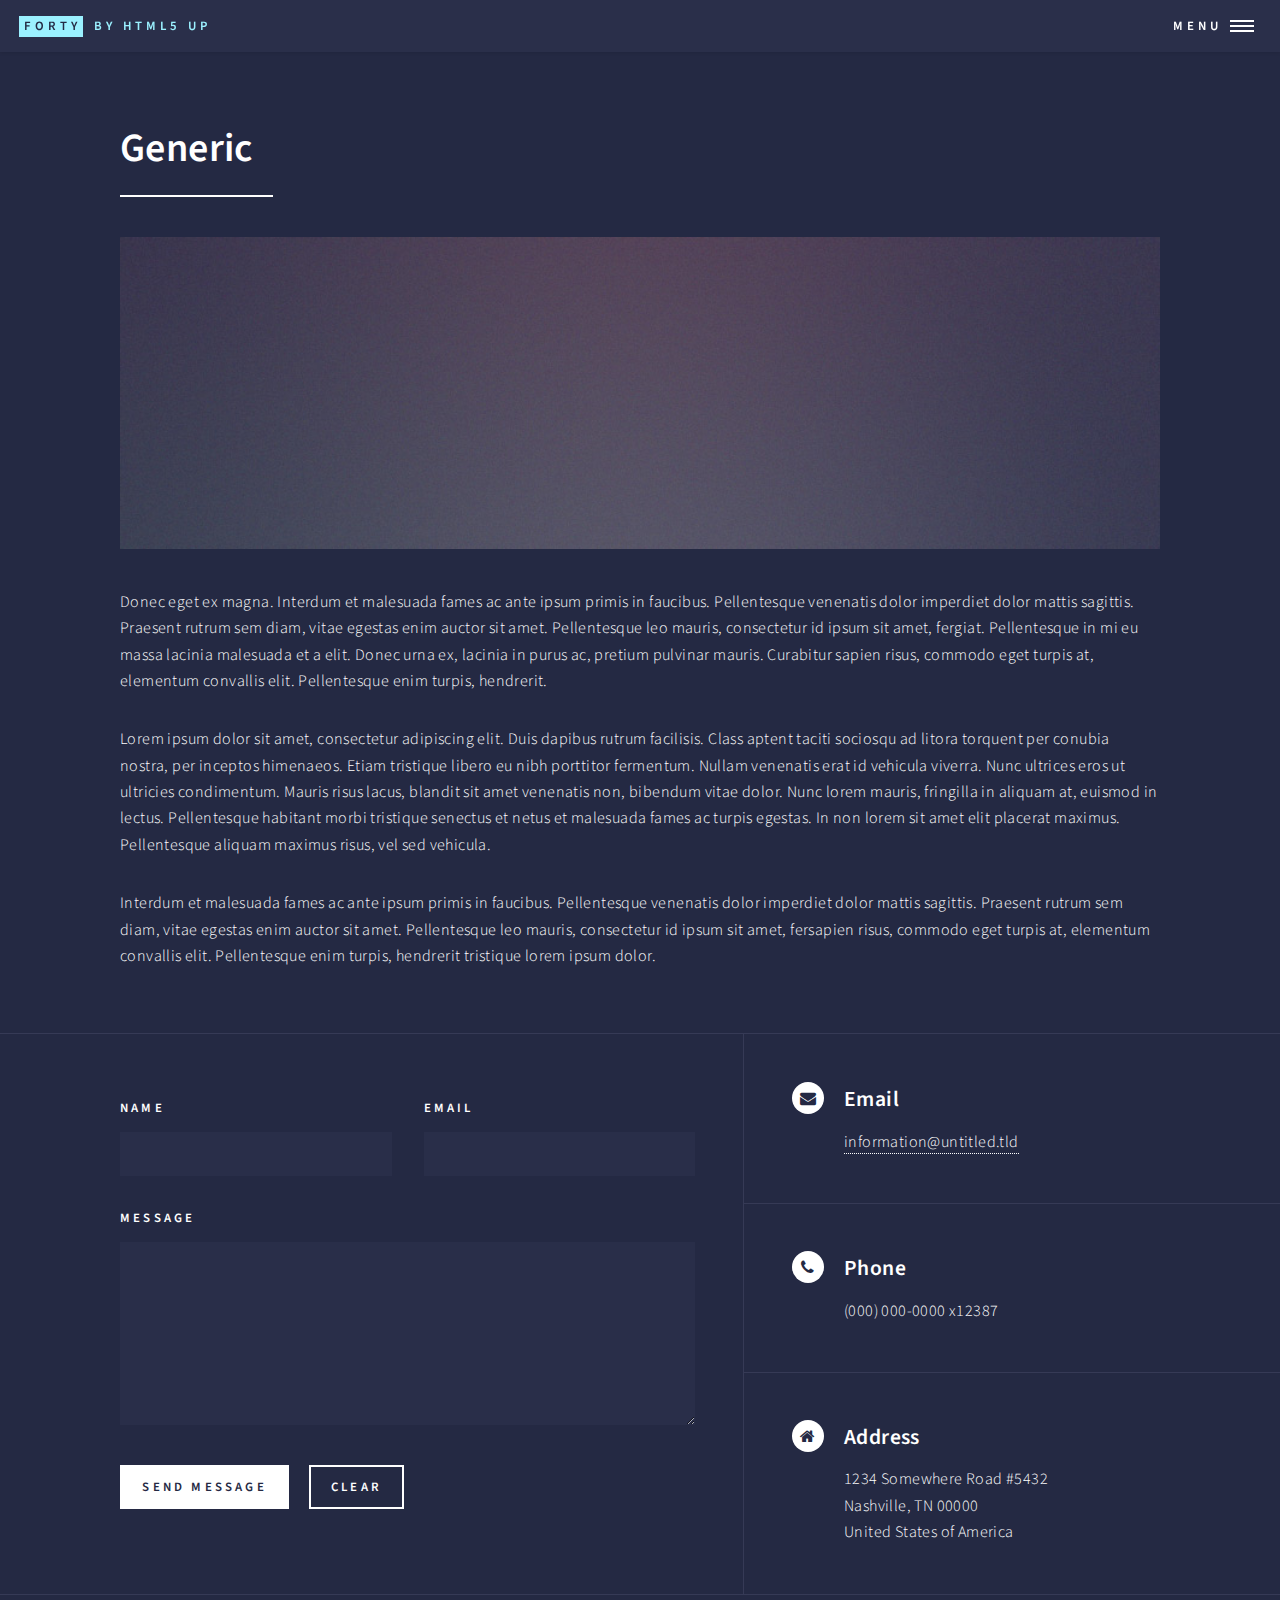
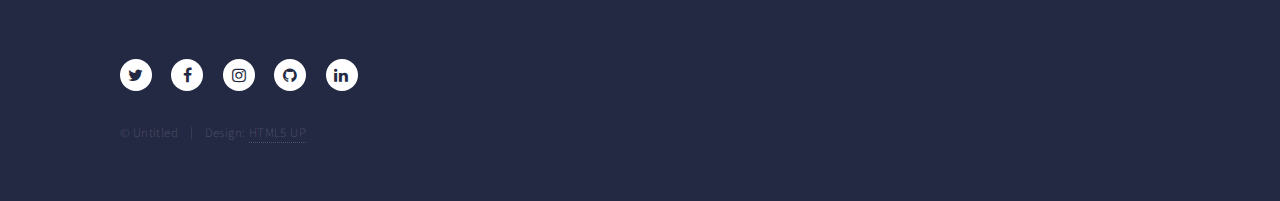
<file: generic.html>
<!DOCTYPE HTML>
<!--
	Forty by HTML5 UP
	html5up.net | @ajlkn
	Free for personal and commercial use under the CCA 3.0 license (html5up.net/license)
-->
<html>
	<head>
		<title>Generic - Forty by HTML5 UP</title>
		<meta charset="utf-8" />
		<meta name="viewport" content="width=device-width, initial-scale=1, user-scalable=no" />
		<!--[if lte IE 8]><script src="assets/js/ie/html5shiv.js"></script><![endif]-->
		<link rel="stylesheet" href="assets/css/main.css" />
		<!--[if lte IE 9]><link rel="stylesheet" href="assets/css/ie9.css" /><![endif]-->
		<!--[if lte IE 8]><link rel="stylesheet" href="assets/css/ie8.css" /><![endif]-->
	</head>
	<body>

		<!-- Wrapper -->
			<div id="wrapper">

				<!-- Header -->
					<header id="header">
						<a href="index.html" class="logo"><strong>Forty</strong> <span>by HTML5 UP</span></a>
						<nav>
							<a href="#menu">Menu</a>
						</nav>
					</header>

				<!-- Menu -->
					<nav id="menu">
						<ul class="links">
							<li><a href="index.html">Home</a></li>
							<li><a href="landing.html">Landing</a></li>
							<li><a href="generic.html">Generic</a></li>
							<li><a href="elements.html">Elements</a></li>
						</ul>
						<ul class="actions vertical">
							<li><a href="#" class="button special fit">Get Started</a></li>
							<li><a href="#" class="button fit">Log In</a></li>
						</ul>
					</nav>

				<!-- Main -->
					<div id="main" class="alt">

						<!-- One -->
							<section id="one">
								<div class="inner">
									<header class="major">
										<h1>Generic</h1>
									</header>
									<span class="image main"><img src="images/pic11.jpg" alt="" /></span>
									<p>Donec eget ex magna. Interdum et malesuada fames ac ante ipsum primis in faucibus. Pellentesque venenatis dolor imperdiet dolor mattis sagittis. Praesent rutrum sem diam, vitae egestas enim auctor sit amet. Pellentesque leo mauris, consectetur id ipsum sit amet, fergiat. Pellentesque in mi eu massa lacinia malesuada et a elit. Donec urna ex, lacinia in purus ac, pretium pulvinar mauris. Curabitur sapien risus, commodo eget turpis at, elementum convallis elit. Pellentesque enim turpis, hendrerit.</p>
									<p>Lorem ipsum dolor sit amet, consectetur adipiscing elit. Duis dapibus rutrum facilisis. Class aptent taciti sociosqu ad litora torquent per conubia nostra, per inceptos himenaeos. Etiam tristique libero eu nibh porttitor fermentum. Nullam venenatis erat id vehicula viverra. Nunc ultrices eros ut ultricies condimentum. Mauris risus lacus, blandit sit amet venenatis non, bibendum vitae dolor. Nunc lorem mauris, fringilla in aliquam at, euismod in lectus. Pellentesque habitant morbi tristique senectus et netus et malesuada fames ac turpis egestas. In non lorem sit amet elit placerat maximus. Pellentesque aliquam maximus risus, vel sed vehicula.</p>
									<p>Interdum et malesuada fames ac ante ipsum primis in faucibus. Pellentesque venenatis dolor imperdiet dolor mattis sagittis. Praesent rutrum sem diam, vitae egestas enim auctor sit amet. Pellentesque leo mauris, consectetur id ipsum sit amet, fersapien risus, commodo eget turpis at, elementum convallis elit. Pellentesque enim turpis, hendrerit tristique lorem ipsum dolor.</p>
								</div>
							</section>

					</div>

				<!-- Contact -->
					<section id="contact">
						<div class="inner">
							<section>
								<form method="post" action="#">
									<div class="field half first">
										<label for="name">Name</label>
										<input type="text" name="name" id="name" />
									</div>
									<div class="field half">
										<label for="email">Email</label>
										<input type="text" name="email" id="email" />
									</div>
									<div class="field">
										<label for="message">Message</label>
										<textarea name="message" id="message" rows="6"></textarea>
									</div>
									<ul class="actions">
										<li><input type="submit" value="Send Message" class="special" /></li>
										<li><input type="reset" value="Clear" /></li>
									</ul>
								</form>
							</section>
							<section class="split">
								<section>
									<div class="contact-method">
										<span class="icon alt fa-envelope"></span>
										<h3>Email</h3>
										<a href="#">information@untitled.tld</a>
									</div>
								</section>
								<section>
									<div class="contact-method">
										<span class="icon alt fa-phone"></span>
										<h3>Phone</h3>
										<span>(000) 000-0000 x12387</span>
									</div>
								</section>
								<section>
									<div class="contact-method">
										<span class="icon alt fa-home"></span>
										<h3>Address</h3>
										<span>1234 Somewhere Road #5432<br />
										Nashville, TN 00000<br />
										United States of America</span>
									</div>
								</section>
							</section>
						</div>
					</section>

				<!-- Footer -->
					<footer id="footer">
						<div class="inner">
							<ul class="icons">
								<li><a href="#" class="icon alt fa-twitter"><span class="label">Twitter</span></a></li>
								<li><a href="#" class="icon alt fa-facebook"><span class="label">Facebook</span></a></li>
								<li><a href="#" class="icon alt fa-instagram"><span class="label">Instagram</span></a></li>
								<li><a href="#" class="icon alt fa-github"><span class="label">GitHub</span></a></li>
								<li><a href="#" class="icon alt fa-linkedin"><span class="label">LinkedIn</span></a></li>
							</ul>
							<ul class="copyright">
								<li>&copy; Untitled</li><li>Design: <a href="https://html5up.net">HTML5 UP</a></li>
							</ul>
						</div>
					</footer>

			</div>

		<!-- Scripts -->
			<script src="assets/js/jquery.min.js"></script>
			<script src="assets/js/jquery.scrolly.min.js"></script>
			<script src="assets/js/jquery.scrollex.min.js"></script>
			<script src="assets/js/skel.min.js"></script>
			<script src="assets/js/util.js"></script>
			<!--[if lte IE 8]><script src="assets/js/ie/respond.min.js"></script><![endif]-->
			<script src="assets/js/main.js"></script>

	</body>
</html>
</file>
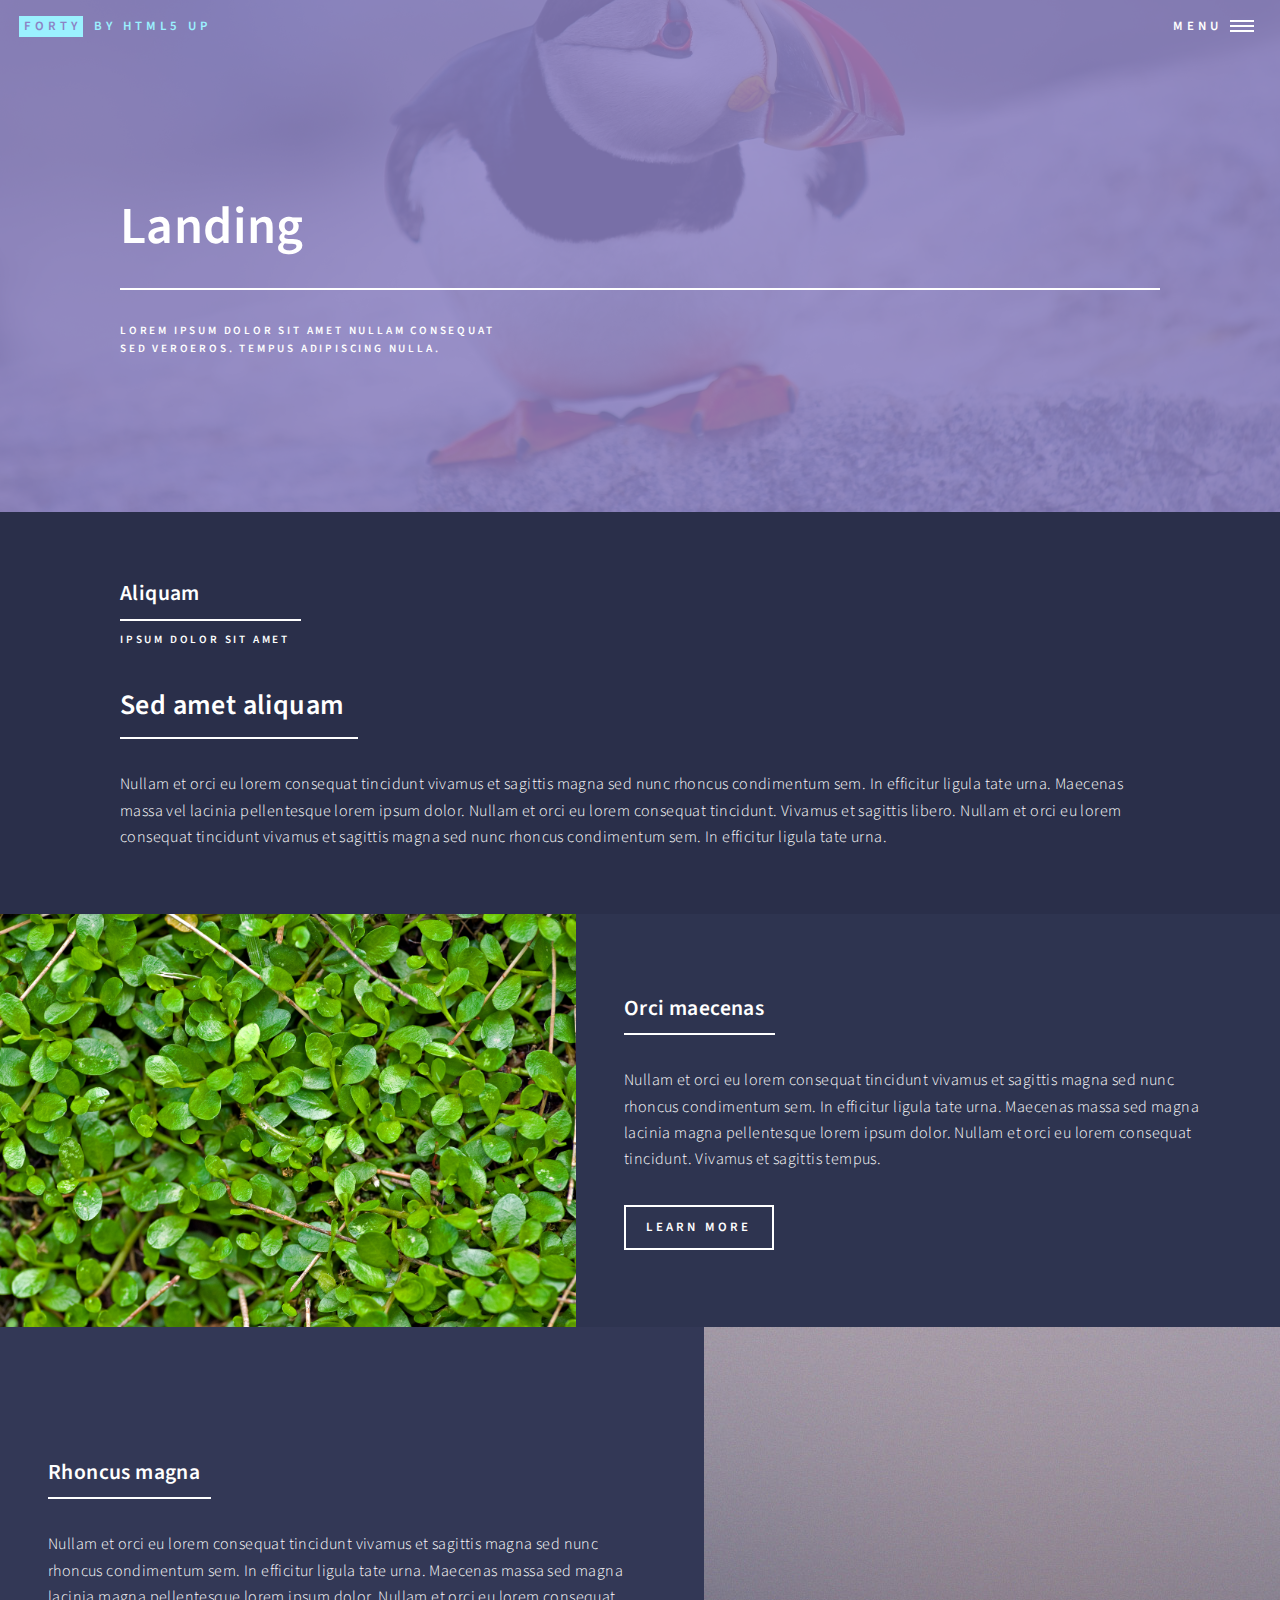
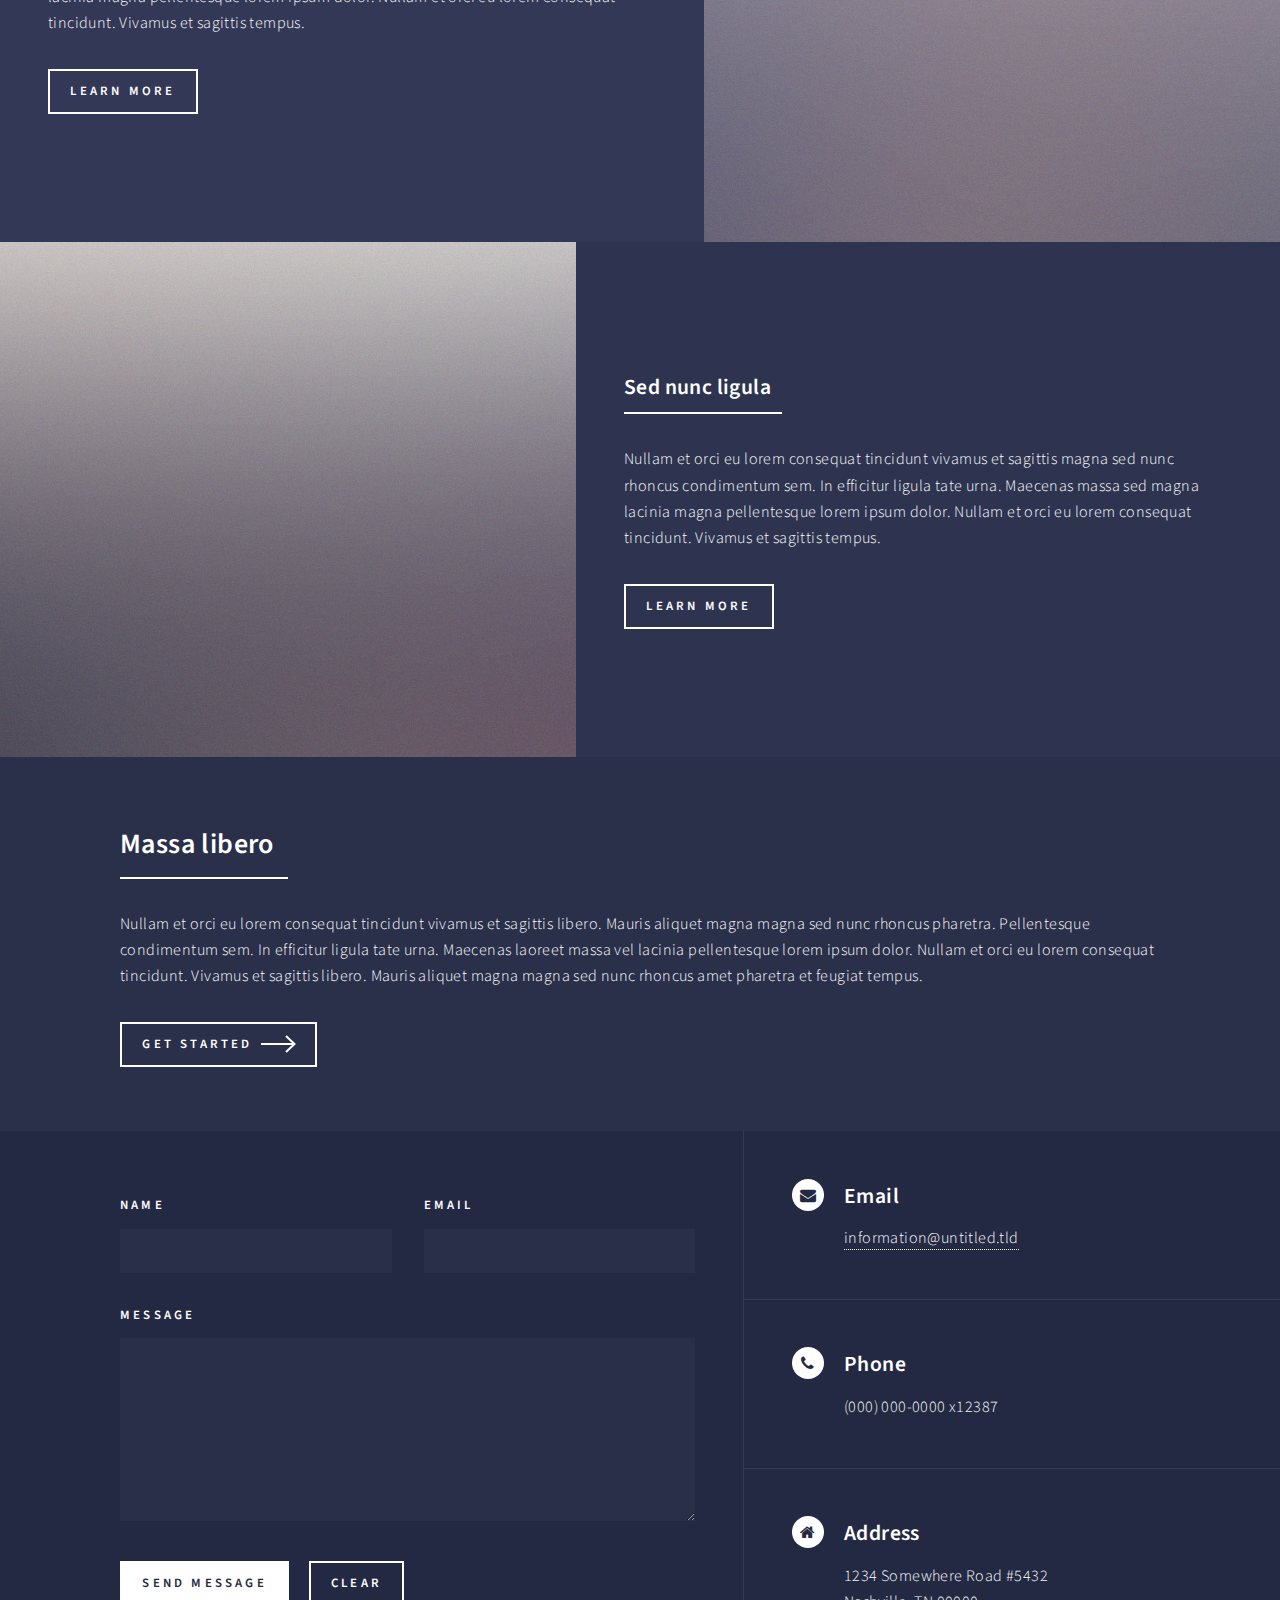
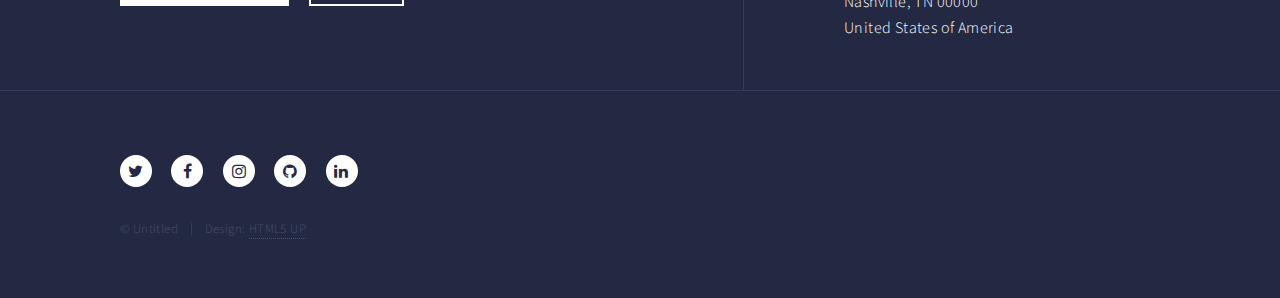
<file: landing copy 2.html>
<!DOCTYPE HTML>
<!--
	Forty by HTML5 UP
	html5up.net | @ajlkn
	Free for personal and commercial use under the CCA 3.0 license (html5up.net/license)
-->
<html>
	<head>
		<title>Landing - Forty by HTML5 UP</title>
		<meta charset="utf-8" />
		<meta name="viewport" content="width=device-width, initial-scale=1, user-scalable=no" />
		<!--[if lte IE 8]><script src="assets/js/ie/html5shiv.js"></script><![endif]-->
		<link rel="stylesheet" href="assets/css/main.css" />
		<!--[if lte IE 9]><link rel="stylesheet" href="assets/css/ie9.css" /><![endif]-->
		<!--[if lte IE 8]><link rel="stylesheet" href="assets/css/ie8.css" /><![endif]-->
	</head>
	<body>

		<!-- Wrapper -->
			<div id="wrapper">

				<!-- Header -->
				<!-- Note: The "styleN" class below should match that of the banner element. -->
					<header id="header" class="alt style2">
						<a href="index.html" class="logo"><strong>Forty</strong> <span>by HTML5 UP</span></a>
						<nav>
							<a href="#menu">Menu</a>
						</nav>
					</header>

				<!-- Menu -->
					<nav id="menu">
						<ul class="links">
							<li><a href="index.html">Home</a></li>
							<li><a href="landing.html">Landing</a></li>
							<li><a href="generic.html">Generic</a></li>
							<li><a href="elements.html">Elements</a></li>
						</ul>
						<ul class="actions vertical">
							<li><a href="#" class="button special fit">Get Started</a></li>
							<li><a href="#" class="button fit">Log In</a></li>
						</ul>
					</nav>

				<!-- Banner -->
				<!-- Note: The "styleN" class below should match that of the header element. -->
					<section id="banner" class="style2">
						<div class="inner">
							<span class="image">
								<img src="images/pic01.jpg" alt="" />
							</span>
							<header class="major">
								<h1>Landing</h1>
							</header>
							<div class="content">
								<p>Lorem ipsum dolor sit amet nullam consequat<br />
								sed veroeros. tempus adipiscing nulla.</p>
							</div>
						</div>
					</section>

				<!-- Main -->
					<div id="main">

						<!-- One -->
							<section id="one">
								<div class="inner">
									
									<span class="image" style="display: none;">
										<img src="images/pic01.jpg" alt="">
									</span>
									<header class="major">
										<h3><a href="landing.html" class="link">Aliquam</a></h3>
										<p>Ipsum dolor sit amet</p>
									</header>
								<a href="landing.html" class="link primary"></a></article>
									<header class="major">
										<h2>Sed amet aliquam</h2>
									</header>
									<p>Nullam et orci eu lorem consequat tincidunt vivamus et sagittis magna sed nunc rhoncus condimentum sem. In efficitur ligula tate urna. Maecenas massa vel lacinia pellentesque lorem ipsum dolor. Nullam et orci eu lorem consequat tincidunt. Vivamus et sagittis libero. Nullam et orci eu lorem consequat tincidunt vivamus et sagittis magna sed nunc rhoncus condimentum sem. In efficitur ligula tate urna.</p>
								</div>
							</section>

						<!-- Two -->
							<section id="two" class="spotlights">
								<section>
									<a href="generic.html" class="image">
								<img src="images/pic01.jpg" alt="" data-position="center center" />
									</a>
									<div class="content">
										<div class="inner">
											<header class="major">
												<h3>Orci maecenas</h3>
											</header>
											<p>Nullam et orci eu lorem consequat tincidunt vivamus et sagittis magna sed nunc rhoncus condimentum sem. In efficitur ligula tate urna. Maecenas massa sed magna lacinia magna pellentesque lorem ipsum dolor. Nullam et orci eu lorem consequat tincidunt. Vivamus et sagittis tempus.</p>
											<ul class="actions">
												<li><a href="generic.html" class="button">Learn more</a></li>
											</ul>
										</div>
									</div>
								</section>
								<section>
									<a href="generic.html" class="image">
										<img src="images/pic09.jpg" alt="" data-position="top center" />
									</a>
									<div class="content">
										<div class="inner">
											<header class="major">
												<h3>Rhoncus magna</h3>
											</header>
											<p>Nullam et orci eu lorem consequat tincidunt vivamus et sagittis magna sed nunc rhoncus condimentum sem. In efficitur ligula tate urna. Maecenas massa sed magna lacinia magna pellentesque lorem ipsum dolor. Nullam et orci eu lorem consequat tincidunt. Vivamus et sagittis tempus.</p>
											<ul class="actions">
												<li><a href="generic.html" class="button">Learn more</a></li>
											</ul>
										</div>
									</div>
								</section>
								<section>
									<a href="generic.html" class="image">
										<img src="images/pic10.jpg" alt="" data-position="25% 25%" />
									</a>
									<div class="content">
										<div class="inner">
											<header class="major">
												<h3>Sed nunc ligula</h3>
											</header>
											<p>Nullam et orci eu lorem consequat tincidunt vivamus et sagittis magna sed nunc rhoncus condimentum sem. In efficitur ligula tate urna. Maecenas massa sed magna lacinia magna pellentesque lorem ipsum dolor. Nullam et orci eu lorem consequat tincidunt. Vivamus et sagittis tempus.</p>
											<ul class="actions">
												<li><a href="generic.html" class="button">Learn more</a></li>
											</ul>
										</div>
									</div>
								</section>
							</section>

						<!-- Three -->
							<section id="three">
								<div class="inner">
									<header class="major">
										<h2>Massa libero</h2>
									</header>
									<p>Nullam et orci eu lorem consequat tincidunt vivamus et sagittis libero. Mauris aliquet magna magna sed nunc rhoncus pharetra. Pellentesque condimentum sem. In efficitur ligula tate urna. Maecenas laoreet massa vel lacinia pellentesque lorem ipsum dolor. Nullam et orci eu lorem consequat tincidunt. Vivamus et sagittis libero. Mauris aliquet magna magna sed nunc rhoncus amet pharetra et feugiat tempus.</p>
									<ul class="actions">
										<li><a href="generic.html" class="button next">Get Started</a></li>
									</ul>
								</div>
							</section>

					</div>

				<!-- Contact -->
					<section id="contact">
						<div class="inner">
							<section>
								<form method="post" action="#">
									<div class="field half first">
										<label for="name">Name</label>
										<input type="text" name="name" id="name" />
									</div>
									<div class="field half">
										<label for="email">Email</label>
										<input type="text" name="email" id="email" />
									</div>
									<div class="field">
										<label for="message">Message</label>
										<textarea name="message" id="message" rows="6"></textarea>
									</div>
									<ul class="actions">
										<li><input type="submit" value="Send Message" class="special" /></li>
										<li><input type="reset" value="Clear" /></li>
									</ul>
								</form>
							</section>
							<section class="split">
								<section>
									<div class="contact-method">
										<span class="icon alt fa-envelope"></span>
										<h3>Email</h3>
										<a href="#">information@untitled.tld</a>
									</div>
								</section>
								<section>
									<div class="contact-method">
										<span class="icon alt fa-phone"></span>
										<h3>Phone</h3>
										<span>(000) 000-0000 x12387</span>
									</div>
								</section>
								<section>
									<div class="contact-method">
										<span class="icon alt fa-home"></span>
										<h3>Address</h3>
										<span>1234 Somewhere Road #5432<br />
										Nashville, TN 00000<br />
										United States of America</span>
									</div>
								</section>
							</section>
						</div>
					</section>

				<!-- Footer -->
					<footer id="footer">
						<div class="inner">
							<ul class="icons">
								<li><a href="#" class="icon alt fa-twitter"><span class="label">Twitter</span></a></li>
								<li><a href="#" class="icon alt fa-facebook"><span class="label">Facebook</span></a></li>
								<li><a href="#" class="icon alt fa-instagram"><span class="label">Instagram</span></a></li>
								<li><a href="#" class="icon alt fa-github"><span class="label">GitHub</span></a></li>
								<li><a href="#" class="icon alt fa-linkedin"><span class="label">LinkedIn</span></a></li>
							</ul>
							<ul class="copyright">
								<li>&copy; Untitled</li><li>Design: <a href="https://html5up.net">HTML5 UP</a></li>
							</ul>
						</div>
					</footer>

			</div>

		<!-- Scripts -->
			<script src="assets/js/jquery.min.js"></script>
			<script src="assets/js/jquery.scrolly.min.js"></script>
			<script src="assets/js/jquery.scrollex.min.js"></script>
			<script src="assets/js/skel.min.js"></script>
			<script src="assets/js/util.js"></script>
			<!--[if lte IE 8]><script src="assets/js/ie/respond.min.js"></script><![endif]-->
			<script src="assets/js/main.js"></script>

	</body>
</html>
</file>
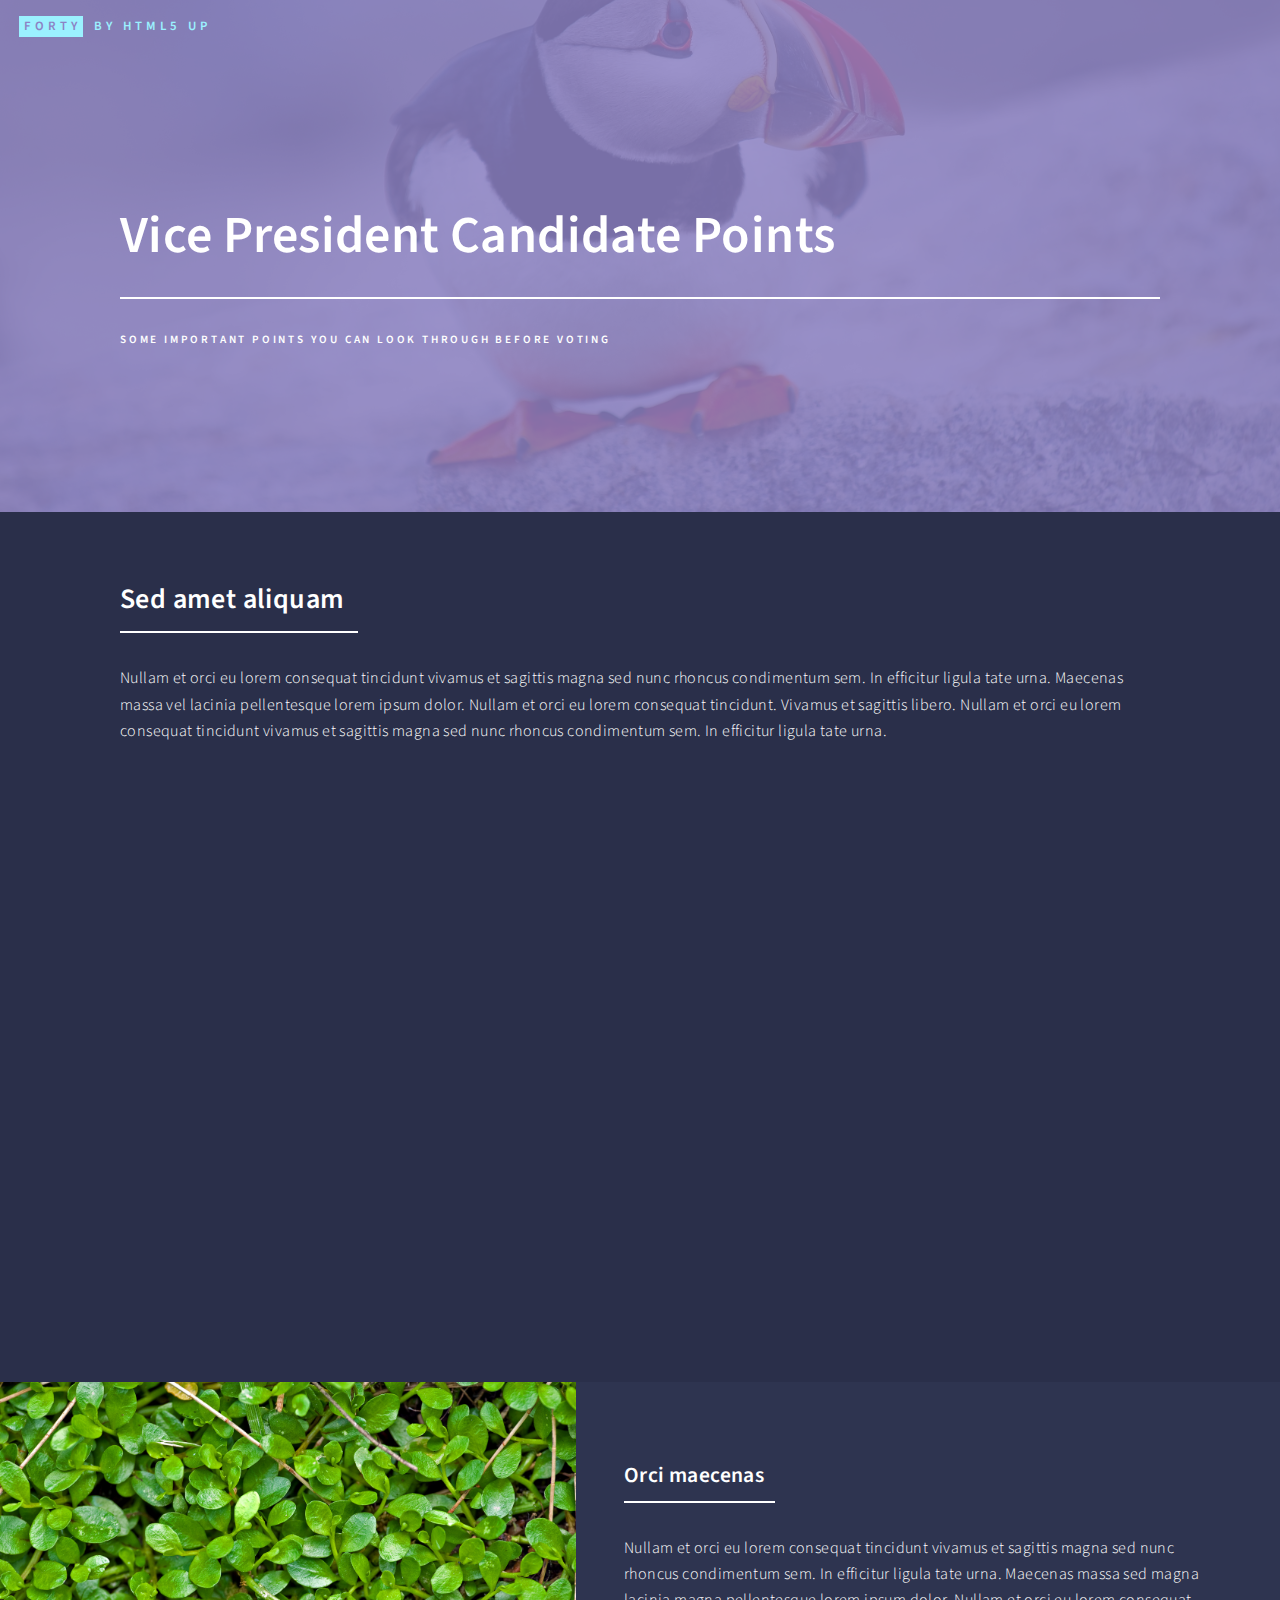
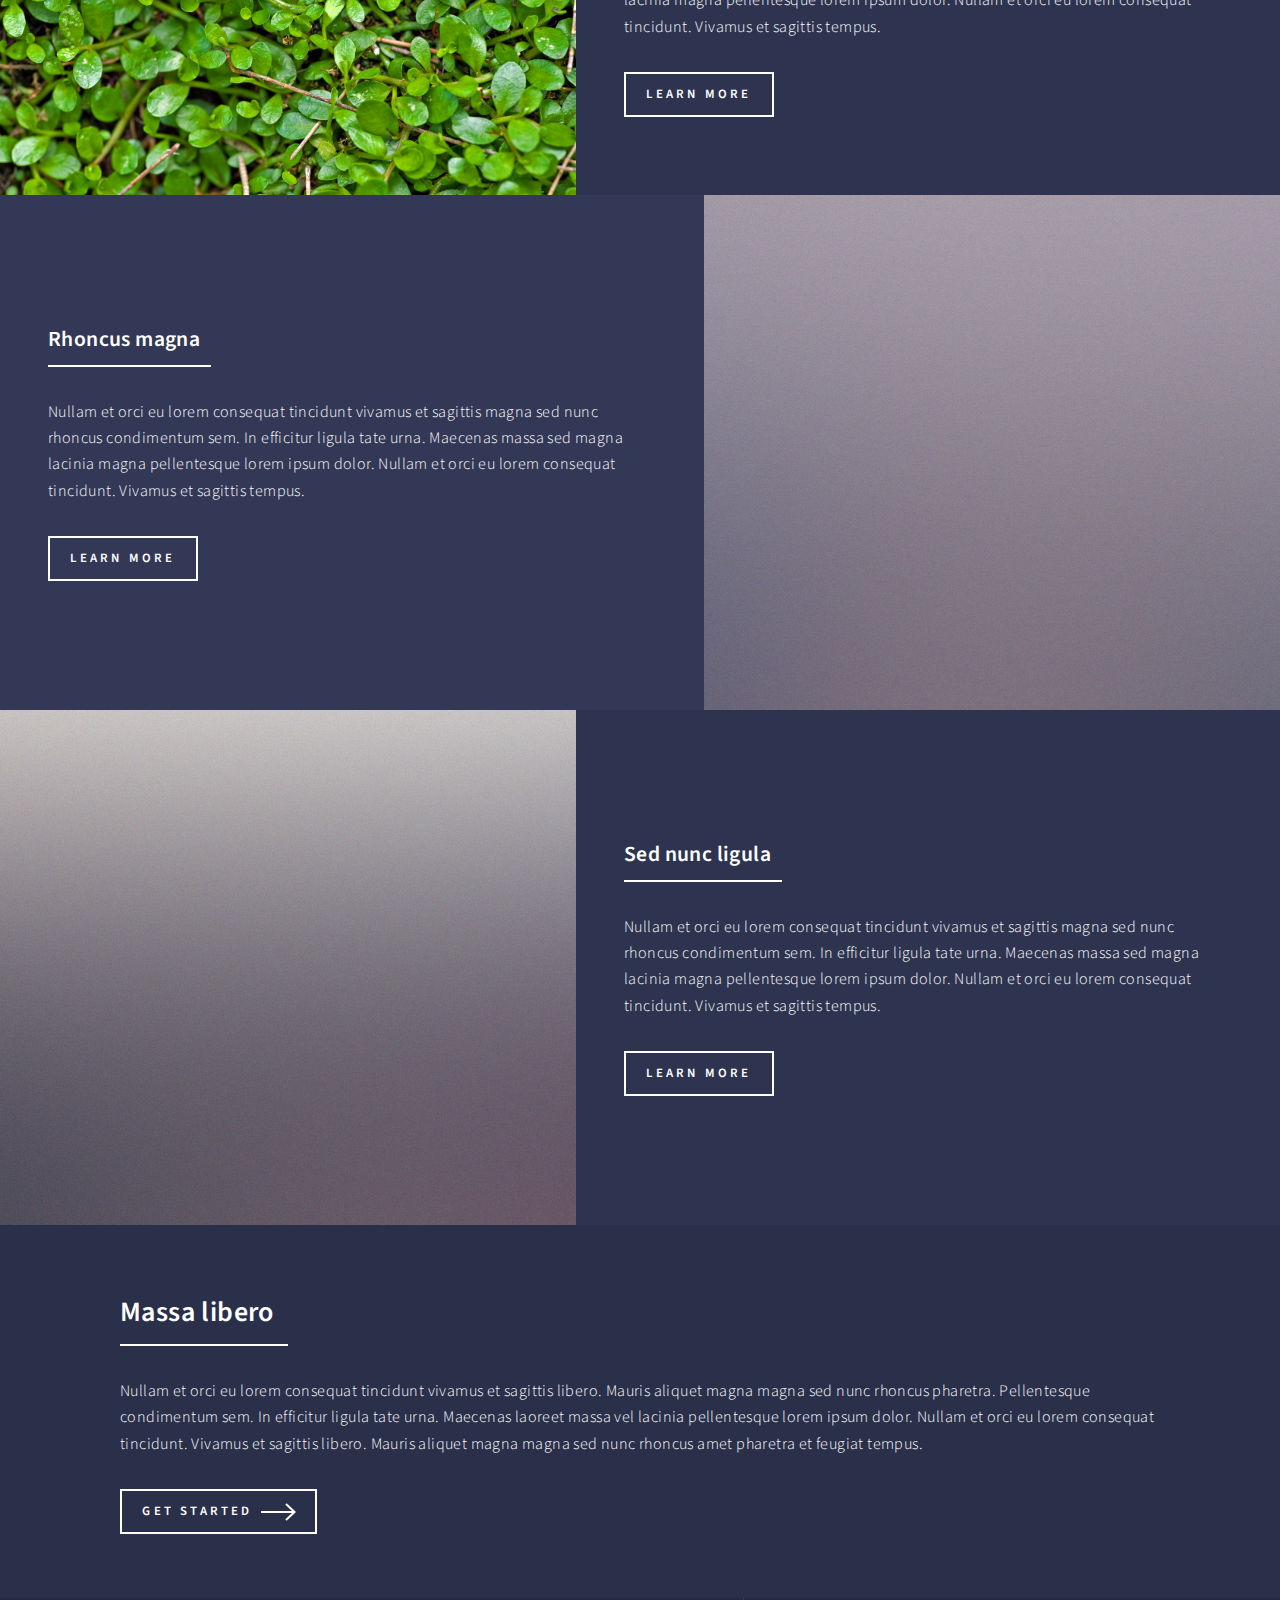
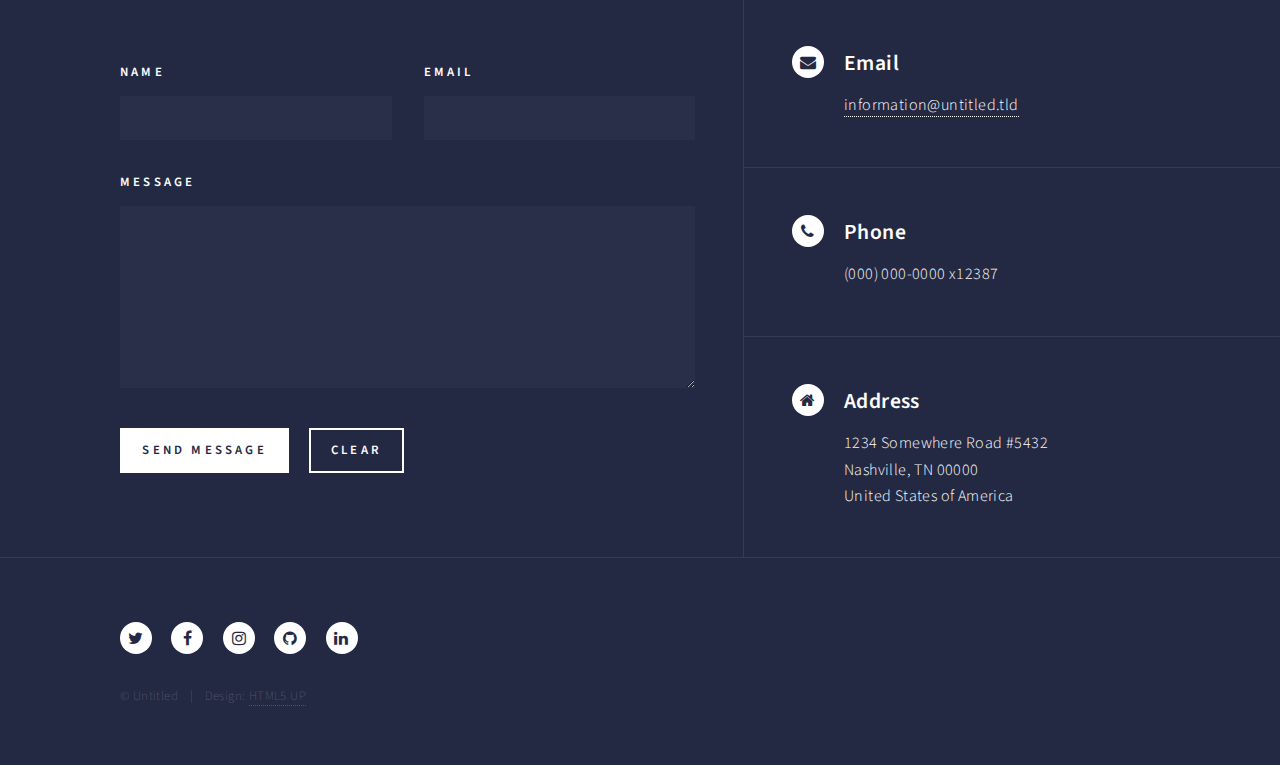
<file: VP.html>
<!DOCTYPE HTML>
<!--
	Forty by HTML5 UP
	html5up.net | @ajlkn
	Free for personal and commercial use under the CCA 3.0 license (html5up.net/license)
-->
<html>
	<head>
		<title>Vice Presidential Points</title>
		<meta charset="utf-8" />
		<meta name="viewport" content="width=device-width, initial-scale=1, user-scalable=no" />
		<!--[if lte IE 8]><script src="assets/js/ie/html5shiv.js"></script><![endif]-->
		<link rel="stylesheet" href="assets/css/main.css" />
		<!--[if lte IE 9]><link rel="stylesheet" href="assets/css/ie9.css" /><![endif]-->
		<!--[if lte IE 8]><link rel="stylesheet" href="assets/css/ie8.css" /><![endif]-->
	</head>
	<body>

		<!-- Wrapper -->
			<div id="wrapper">

				<!-- Header -->
				<!-- Note: The "styleN" class below should match that of the banner element. -->
					<header id="header" class="alt style2">
						<a href="index.html" class="logo"><strong>Forty</strong> <span>by HTML5 UP</span></a>
						<nav>
							<!-- <a href="#menu">Menu</a>-->
						</nav>
					</header>

				<!-- Menu -->
					<nav id="menu">
						<ul class="links">
							<li><a href="index.html">Home</a></li>
							<li><a href="landing.html">Landing</a></li>
							<li><a href="generic.html">Generic</a></li>
							<li><a href="elements.html">Elements</a></li>
						</ul>
						<ul class="actions vertical">
							<li><a href="#" class="button special fit">Get Started</a></li>
							<li><a href="#" class="button fit">Log In</a></li>
						</ul>
					</nav>

				<!-- Banner -->
				<!-- Note: The "styleN" class below should match that of the header element. -->
					<section id="banner" class="style2">
						<div class="inner">
							<span class="image">
								<img src="images/pic01.jpg" alt="" />
							</span>
							<header class="major">
								<h1>Vice President Candidate Points</h1>
							</header>
							<div class="content">
								<p>Some important points you can look through before voting</p>
							</div>
						</div>
					</section>

				<!-- Main -->
					<div id="main">

						<!-- One -->
							<section id="one">
								<div class="inner">
									
									<span class="image" style="display: none;">
										<img src="images/pic01.jpg" alt="">
									</span>
									
								<a href="landing.html" class="link primary"></a>
									<header class="major">
										<h2>Sed amet aliquam</h2>
									</header>
									<p>Nullam et orci eu lorem consequat tincidunt vivamus et sagittis magna sed nunc rhoncus condimentum sem. In efficitur ligula tate urna. Maecenas massa vel lacinia pellentesque lorem ipsum dolor. Nullam et orci eu lorem consequat tincidunt. Vivamus et sagittis libero. Nullam et orci eu lorem consequat tincidunt vivamus et sagittis magna sed nunc rhoncus condimentum sem. In efficitur ligula tate urna.</p>
									<iframe src='https://tesdnet-my.sharepoint.com/personal/20senthilkumark_tesdk12_net/_layouts/15/WopiFrame.aspx?sourcedoc={c6549e6b-7bde-4185-aa08-9d9b391ff3a9}&action=embedview&wdAr=1.7777777777777777' width='962px' height='565px' frameborder='0'>This is an embedded <a target='_blank' href='https://office.com'>Microsoft Office</a> presentation, powered by <a target='_blank' href='https://office.com/webapps'>Office Online</a>.</iframe>
								</div>
							</section>

						<!-- Two -->
							<section id="two" class="spotlights">
								<section>
									<a href="generic.html" class="image">
								<img src="images/pic01.jpg" alt="" data-position="center center" />
									</a>
									<div class="content">
										<div class="inner">
											<header class="major">
												<h3>Orci maecenas</h3>
											</header>
											<p>Nullam et orci eu lorem consequat tincidunt vivamus et sagittis magna sed nunc rhoncus condimentum sem. In efficitur ligula tate urna. Maecenas massa sed magna lacinia magna pellentesque lorem ipsum dolor. Nullam et orci eu lorem consequat tincidunt. Vivamus et sagittis tempus.</p>
											<ul class="actions">
												<li><a href="generic.html" class="button">Learn more</a></li>
											</ul>
										</div>
									</div>
								</section>
								<section>
									<a href="generic.html" class="image">
										<img src="images/pic09.jpg" alt="" data-position="top center" />
									</a>
									<div class="content">
										<div class="inner">
											<header class="major">
												<h3>Rhoncus magna</h3>
											</header>
											<p>Nullam et orci eu lorem consequat tincidunt vivamus et sagittis magna sed nunc rhoncus condimentum sem. In efficitur ligula tate urna. Maecenas massa sed magna lacinia magna pellentesque lorem ipsum dolor. Nullam et orci eu lorem consequat tincidunt. Vivamus et sagittis tempus.</p>
											<ul class="actions">
												<li><a href="generic.html" class="button">Learn more</a></li>
											</ul>
										</div>
									</div>
								</section>
								<section>
									<a href="generic.html" class="image">
										<img src="images/pic10.jpg" alt="" data-position="25% 25%" />
									</a>
									<div class="content">
										<div class="inner">
											<header class="major">
												<h3>Sed nunc ligula</h3>
											</header>
											<p>Nullam et orci eu lorem consequat tincidunt vivamus et sagittis magna sed nunc rhoncus condimentum sem. In efficitur ligula tate urna. Maecenas massa sed magna lacinia magna pellentesque lorem ipsum dolor. Nullam et orci eu lorem consequat tincidunt. Vivamus et sagittis tempus.</p>
											<ul class="actions">
												<li><a href="generic.html" class="button">Learn more</a></li>
											</ul>
										</div>
									</div>
								</section>
							</section>

						<!-- Three -->
							<section id="three">
								<div class="inner">
									<header class="major">
										<h2>Massa libero</h2>
									</header>
									<p>Nullam et orci eu lorem consequat tincidunt vivamus et sagittis libero. Mauris aliquet magna magna sed nunc rhoncus pharetra. Pellentesque condimentum sem. In efficitur ligula tate urna. Maecenas laoreet massa vel lacinia pellentesque lorem ipsum dolor. Nullam et orci eu lorem consequat tincidunt. Vivamus et sagittis libero. Mauris aliquet magna magna sed nunc rhoncus amet pharetra et feugiat tempus.</p>
									<ul class="actions">
										<li><a href="generic.html" class="button next">Get Started</a></li>
									</ul>
								</div>
							</section>

					</div>

				<!-- Contact -->
					<section id="contact">
						<div class="inner">
							<section>
								<form method="post" action="#">
									<div class="field half first">
										<label for="name">Name</label>
										<input type="text" name="name" id="name" />
									</div>
									<div class="field half">
										<label for="email">Email</label>
										<input type="text" name="email" id="email" />
									</div>
									<div class="field">
										<label for="message">Message</label>
										<textarea name="message" id="message" rows="6"></textarea>
									</div>
									<ul class="actions">
										<li><input type="submit" value="Send Message" class="special" /></li>
										<li><input type="reset" value="Clear" /></li>
									</ul>
								</form>
							</section>
							<section class="split">
								<section>
									<div class="contact-method">
										<span class="icon alt fa-envelope"></span>
										<h3>Email</h3>
										<a href="#">information@untitled.tld</a>
									</div>
								</section>
								<section>
									<div class="contact-method">
										<span class="icon alt fa-phone"></span>
										<h3>Phone</h3>
										<span>(000) 000-0000 x12387</span>
									</div>
								</section>
								<section>
									<div class="contact-method">
										<span class="icon alt fa-home"></span>
										<h3>Address</h3>
										<span>1234 Somewhere Road #5432<br />
										Nashville, TN 00000<br />
										United States of America</span>
									</div>
								</section>
							</section>
						</div>
					</section>

				<!-- Footer -->
					<footer id="footer">
						<div class="inner">
							<ul class="icons">
								<li><a href="#" class="icon alt fa-twitter"><span class="label">Twitter</span></a></li>
								<li><a href="#" class="icon alt fa-facebook"><span class="label">Facebook</span></a></li>
								<li><a href="#" class="icon alt fa-instagram"><span class="label">Instagram</span></a></li>
								<li><a href="#" class="icon alt fa-github"><span class="label">GitHub</span></a></li>
								<li><a href="#" class="icon alt fa-linkedin"><span class="label">LinkedIn</span></a></li>
							</ul>
							<ul class="copyright">
								<li>&copy; Untitled</li><li>Design: <a href="https://html5up.net">HTML5 UP</a></li>
							</ul>
						</div>
					</footer>

			</div>

		<!-- Scripts -->
			<script src="assets/js/jquery.min.js"></script>
			<script src="assets/js/jquery.scrolly.min.js"></script>
			<script src="assets/js/jquery.scrollex.min.js"></script>
			<script src="assets/js/skel.min.js"></script>
			<script src="assets/js/util.js"></script>
			<!--[if lte IE 8]><script src="assets/js/ie/respond.min.js"></script><![endif]-->
			<script src="assets/js/main.js"></script>

	</body>
</html>
</file>
<file: assets/css/ie9.css>
/*
	Forty by HTML5 UP
	html5up.net | @ajlkn
	Free for personal and commercial use under the CCA 3.0 license (html5up.net/license)
*/

/* Spotlights */

	.spotlights > section:after {
		content: '';
		display: block;
		clear: both;
	}

	.spotlights > section > .image {
		float: left;
	}

	.spotlights > section > .content {
		float: left;
	}

/* Tiles */

	.tiles:after {
		content: '';
		display: block;
		clear: both;
	}

	.tiles article {
		padding: 8em 4em 6em 4em ;
		float: left;
		height: auto;
		max-height: none;
		min-height: 0;
	}

/* Header */

	#header .logo {
		position: absolute;
		top: 0;
		left: 0;
	}

	#header nav {
		position: absolute;
		top: 0;
		right: 0;
	}

/* Banner */

	#banner {
		padding: 7em 0 4em 0 ;
		background-attachment: scroll;
		height: auto;
		max-height: none;
		min-height: 0;
	}

		#banner > .inner .content {
			display: block;
		}

			#banner > .inner .content > * {
				margin-left: 0;
				margin: 0 0 2em 0;
			}

		#banner.major {
			height: auto;
			max-height: none;
			min-height: 0;
		}

/* Contact */

	#contact:after {
		content: '';
		display: block;
		clear: both;
	}

	#contact > .inner > * {
		float: left;
	}

/* Menu */

	#menu .inner {
		margin: 0 auto;
	}
</file>
<file: assets/css/ie8.css>
/*
	Forty by HTML5 UP
	html5up.net | @ajlkn
	Free for personal and commercial use under the CCA 3.0 license (html5up.net/license)
*/

/* Button */

	.button {
		border: solid 2px !important;
	}

		.button.next {
			padding-right: 1.75em;
		}

			.button.next:before, .button.next:after {
				display: none;
			}

/* Tiles */

	.tiles article {
		width: 50%;
		-ms-behavior: url("assets/js/ie/backgroundsize.min.htc");
		background-size: cover;
	}

/* Banner */

	#banner {
		-ms-behavior: url("assets/js/ie/backgroundsize.min.htc");
	}

		#banner:after {
			display: none;
		}

/* Menu */

	#menu {
		background: #242943;
	}
</file>
<file: assets/css/main.css>
@import url(font-awesome.min.css);
@import url("https://fonts.googleapis.com/css?family=Source+Sans+Pro:300,300italic,600,600italic");

/*
	Forty by HTML5 UP
	html5up.net | @ajlkn
	Free for personal and commercial use under the CCA 3.0 license (html5up.net/license)
*/

/* Reset */

	html, body, div, span, applet, object, iframe, h1, h2, h3, h4, h5, h6, p, blockquote, pre, a, abbr, acronym, address, big, cite, code, del, dfn, em, img, ins, kbd, q, s, samp, small, strike, strong, sub, sup, tt, var, b, u, i, center, dl, dt, dd, ol, ul, li, fieldset, form, label, legend, table, caption, tbody, tfoot, thead, tr, th, td, article, aside, canvas, details, embed, figure, figcaption, footer, header, hgroup, menu, nav, output, ruby, section, summary, time, mark, audio, video {
		margin: 0;
		padding: 0;
		border: 0;
		font-size: 100%;
		font: inherit;
		vertical-align: baseline;
	}

	article, aside, details, figcaption, figure, footer, header, hgroup, menu, nav, section {
		display: block;
	}

	body {
		line-height: 1;
	}

	ol, ul {
		list-style: none;
	}

	blockquote, q {
		quotes: none;
	}

	blockquote:before, blockquote:after, q:before, q:after {
		content: '';
		content: none;
	}

	table {
		border-collapse: collapse;
		border-spacing: 0;
	}

	body {
		-webkit-text-size-adjust: none;
	}

/* Box Model */

	*, *:before, *:after {
		-moz-box-sizing: border-box;
		-webkit-box-sizing: border-box;
		box-sizing: border-box;
	}

/* Grid */

	.row {
		border-bottom: solid 1px transparent;
		-moz-box-sizing: border-box;
		-webkit-box-sizing: border-box;
		box-sizing: border-box;
	}

	.row > * {
		float: left;
		-moz-box-sizing: border-box;
		-webkit-box-sizing: border-box;
		box-sizing: border-box;
	}

	.row:after, .row:before {
		content: '';
		display: block;
		clear: both;
		height: 0;
	}

	.row.uniform > * > :first-child {
		margin-top: 0;
	}

	.row.uniform > * > :last-child {
		margin-bottom: 0;
	}

	.row.\30 \25 > * {
		padding: 0 0 0 0em;
	}

	.row.\30 \25 {
		margin: 0 0 -1px 0em;
	}

	.row.uniform.\30 \25 > * {
		padding: 0em 0 0 0em;
	}

	.row.uniform.\30 \25 {
		margin: 0em 0 -1px 0em;
	}

	.row > * {
		padding: 0 0 0 2em;
	}

	.row {
		margin: 0 0 -1px -2em;
	}

	.row.uniform > * {
		padding: 2em 0 0 2em;
	}

	.row.uniform {
		margin: -2em 0 -1px -2em;
	}

	.row.\32 00\25 > * {
		padding: 0 0 0 4em;
	}

	.row.\32 00\25 {
		margin: 0 0 -1px -4em;
	}

	.row.uniform.\32 00\25 > * {
		padding: 4em 0 0 4em;
	}

	.row.uniform.\32 00\25 {
		margin: -4em 0 -1px -4em;
	}

	.row.\31 50\25 > * {
		padding: 0 0 0 3em;
	}

	.row.\31 50\25 {
		margin: 0 0 -1px -3em;
	}

	.row.uniform.\31 50\25 > * {
		padding: 3em 0 0 3em;
	}

	.row.uniform.\31 50\25 {
		margin: -3em 0 -1px -3em;
	}

	.row.\35 0\25 > * {
		padding: 0 0 0 1em;
	}

	.row.\35 0\25 {
		margin: 0 0 -1px -1em;
	}

	.row.uniform.\35 0\25 > * {
		padding: 1em 0 0 1em;
	}

	.row.uniform.\35 0\25 {
		margin: -1em 0 -1px -1em;
	}

	.row.\32 5\25 > * {
		padding: 0 0 0 0.5em;
	}

	.row.\32 5\25 {
		margin: 0 0 -1px -0.5em;
	}

	.row.uniform.\32 5\25 > * {
		padding: 0.5em 0 0 0.5em;
	}

	.row.uniform.\32 5\25 {
		margin: -0.5em 0 -1px -0.5em;
	}

	.\31 2u, .\31 2u\24 {
		width: 100%;
		clear: none;
		margin-left: 0;
	}

	.\31 1u, .\31 1u\24 {
		width: 91.6666666667%;
		clear: none;
		margin-left: 0;
	}

	.\31 0u, .\31 0u\24 {
		width: 83.3333333333%;
		clear: none;
		margin-left: 0;
	}

	.\39 u, .\39 u\24 {
		width: 75%;
		clear: none;
		margin-left: 0;
	}

	.\38 u, .\38 u\24 {
		width: 66.6666666667%;
		clear: none;
		margin-left: 0;
	}

	.\37 u, .\37 u\24 {
		width: 58.3333333333%;
		clear: none;
		margin-left: 0;
	}

	.\36 u, .\36 u\24 {
		width: 50%;
		clear: none;
		margin-left: 0;
	}

	.\35 u, .\35 u\24 {
		width: 41.6666666667%;
		clear: none;
		margin-left: 0;
	}

	.\34 u, .\34 u\24 {
		width: 33.3333333333%;
		clear: none;
		margin-left: 0;
	}

	.\33 u, .\33 u\24 {
		width: 25%;
		clear: none;
		margin-left: 0;
	}

	.\32 u, .\32 u\24 {
		width: 16.6666666667%;
		clear: none;
		margin-left: 0;
	}

	.\31 u, .\31 u\24 {
		width: 8.3333333333%;
		clear: none;
		margin-left: 0;
	}

	.\31 2u\24 + *,
	.\31 1u\24 + *,
	.\31 0u\24 + *,
	.\39 u\24 + *,
	.\38 u\24 + *,
	.\37 u\24 + *,
	.\36 u\24 + *,
	.\35 u\24 + *,
	.\34 u\24 + *,
	.\33 u\24 + *,
	.\32 u\24 + *,
	.\31 u\24 + * {
		clear: left;
	}

	.\-11u {
		margin-left: 91.66667%;
	}

	.\-10u {
		margin-left: 83.33333%;
	}

	.\-9u {
		margin-left: 75%;
	}

	.\-8u {
		margin-left: 66.66667%;
	}

	.\-7u {
		margin-left: 58.33333%;
	}

	.\-6u {
		margin-left: 50%;
	}

	.\-5u {
		margin-left: 41.66667%;
	}

	.\-4u {
		margin-left: 33.33333%;
	}

	.\-3u {
		margin-left: 25%;
	}

	.\-2u {
		margin-left: 16.66667%;
	}

	.\-1u {
		margin-left: 8.33333%;
	}

	@media screen and (max-width: 1680px) {

		.row > * {
			padding: 0 0 0 2em;
		}

		.row {
			margin: 0 0 -1px -2em;
		}

		.row.uniform > * {
			padding: 2em 0 0 2em;
		}

		.row.uniform {
			margin: -2em 0 -1px -2em;
		}

		.row.\32 00\25 > * {
			padding: 0 0 0 4em;
		}

		.row.\32 00\25 {
			margin: 0 0 -1px -4em;
		}

		.row.uniform.\32 00\25 > * {
			padding: 4em 0 0 4em;
		}

		.row.uniform.\32 00\25 {
			margin: -4em 0 -1px -4em;
		}

		.row.\31 50\25 > * {
			padding: 0 0 0 3em;
		}

		.row.\31 50\25 {
			margin: 0 0 -1px -3em;
		}

		.row.uniform.\31 50\25 > * {
			padding: 3em 0 0 3em;
		}

		.row.uniform.\31 50\25 {
			margin: -3em 0 -1px -3em;
		}

		.row.\35 0\25 > * {
			padding: 0 0 0 1em;
		}

		.row.\35 0\25 {
			margin: 0 0 -1px -1em;
		}

		.row.uniform.\35 0\25 > * {
			padding: 1em 0 0 1em;
		}

		.row.uniform.\35 0\25 {
			margin: -1em 0 -1px -1em;
		}

		.row.\32 5\25 > * {
			padding: 0 0 0 0.5em;
		}

		.row.\32 5\25 {
			margin: 0 0 -1px -0.5em;
		}

		.row.uniform.\32 5\25 > * {
			padding: 0.5em 0 0 0.5em;
		}

		.row.uniform.\32 5\25 {
			margin: -0.5em 0 -1px -0.5em;
		}

		.\31 2u\28xlarge\29, .\31 2u\24\28xlarge\29 {
			width: 100%;
			clear: none;
			margin-left: 0;
		}

		.\31 1u\28xlarge\29, .\31 1u\24\28xlarge\29 {
			width: 91.6666666667%;
			clear: none;
			margin-left: 0;
		}

		.\31 0u\28xlarge\29, .\31 0u\24\28xlarge\29 {
			width: 83.3333333333%;
			clear: none;
			margin-left: 0;
		}

		.\39 u\28xlarge\29, .\39 u\24\28xlarge\29 {
			width: 75%;
			clear: none;
			margin-left: 0;
		}

		.\38 u\28xlarge\29, .\38 u\24\28xlarge\29 {
			width: 66.6666666667%;
			clear: none;
			margin-left: 0;
		}

		.\37 u\28xlarge\29, .\37 u\24\28xlarge\29 {
			width: 58.3333333333%;
			clear: none;
			margin-left: 0;
		}

		.\36 u\28xlarge\29, .\36 u\24\28xlarge\29 {
			width: 50%;
			clear: none;
			margin-left: 0;
		}

		.\35 u\28xlarge\29, .\35 u\24\28xlarge\29 {
			width: 41.6666666667%;
			clear: none;
			margin-left: 0;
		}

		.\34 u\28xlarge\29, .\34 u\24\28xlarge\29 {
			width: 33.3333333333%;
			clear: none;
			margin-left: 0;
		}

		.\33 u\28xlarge\29, .\33 u\24\28xlarge\29 {
			width: 25%;
			clear: none;
			margin-left: 0;
		}

		.\32 u\28xlarge\29, .\32 u\24\28xlarge\29 {
			width: 16.6666666667%;
			clear: none;
			margin-left: 0;
		}

		.\31 u\28xlarge\29, .\31 u\24\28xlarge\29 {
			width: 8.3333333333%;
			clear: none;
			margin-left: 0;
		}

		.\31 2u\24\28xlarge\29 + *,
		.\31 1u\24\28xlarge\29 + *,
		.\31 0u\24\28xlarge\29 + *,
		.\39 u\24\28xlarge\29 + *,
		.\38 u\24\28xlarge\29 + *,
		.\37 u\24\28xlarge\29 + *,
		.\36 u\24\28xlarge\29 + *,
		.\35 u\24\28xlarge\29 + *,
		.\34 u\24\28xlarge\29 + *,
		.\33 u\24\28xlarge\29 + *,
		.\32 u\24\28xlarge\29 + *,
		.\31 u\24\28xlarge\29 + * {
			clear: left;
		}

		.\-11u\28xlarge\29 {
			margin-left: 91.66667%;
		}

		.\-10u\28xlarge\29 {
			margin-left: 83.33333%;
		}

		.\-9u\28xlarge\29 {
			margin-left: 75%;
		}

		.\-8u\28xlarge\29 {
			margin-left: 66.66667%;
		}

		.\-7u\28xlarge\29 {
			margin-left: 58.33333%;
		}

		.\-6u\28xlarge\29 {
			margin-left: 50%;
		}

		.\-5u\28xlarge\29 {
			margin-left: 41.66667%;
		}

		.\-4u\28xlarge\29 {
			margin-left: 33.33333%;
		}

		.\-3u\28xlarge\29 {
			margin-left: 25%;
		}

		.\-2u\28xlarge\29 {
			margin-left: 16.66667%;
		}

		.\-1u\28xlarge\29 {
			margin-left: 8.33333%;
		}

	}

	@media screen and (max-width: 1280px) {

		.row > * {
			padding: 0 0 0 1.5em;
		}

		.row {
			margin: 0 0 -1px -1.5em;
		}

		.row.uniform > * {
			padding: 1.5em 0 0 1.5em;
		}

		.row.uniform {
			margin: -1.5em 0 -1px -1.5em;
		}

		.row.\32 00\25 > * {
			padding: 0 0 0 3em;
		}

		.row.\32 00\25 {
			margin: 0 0 -1px -3em;
		}

		.row.uniform.\32 00\25 > * {
			padding: 3em 0 0 3em;
		}

		.row.uniform.\32 00\25 {
			margin: -3em 0 -1px -3em;
		}

		.row.\31 50\25 > * {
			padding: 0 0 0 2.25em;
		}

		.row.\31 50\25 {
			margin: 0 0 -1px -2.25em;
		}

		.row.uniform.\31 50\25 > * {
			padding: 2.25em 0 0 2.25em;
		}

		.row.uniform.\31 50\25 {
			margin: -2.25em 0 -1px -2.25em;
		}

		.row.\35 0\25 > * {
			padding: 0 0 0 0.75em;
		}

		.row.\35 0\25 {
			margin: 0 0 -1px -0.75em;
		}

		.row.uniform.\35 0\25 > * {
			padding: 0.75em 0 0 0.75em;
		}

		.row.uniform.\35 0\25 {
			margin: -0.75em 0 -1px -0.75em;
		}

		.row.\32 5\25 > * {
			padding: 0 0 0 0.375em;
		}

		.row.\32 5\25 {
			margin: 0 0 -1px -0.375em;
		}

		.row.uniform.\32 5\25 > * {
			padding: 0.375em 0 0 0.375em;
		}

		.row.uniform.\32 5\25 {
			margin: -0.375em 0 -1px -0.375em;
		}

		.\31 2u\28large\29, .\31 2u\24\28large\29 {
			width: 100%;
			clear: none;
			margin-left: 0;
		}

		.\31 1u\28large\29, .\31 1u\24\28large\29 {
			width: 91.6666666667%;
			clear: none;
			margin-left: 0;
		}

		.\31 0u\28large\29, .\31 0u\24\28large\29 {
			width: 83.3333333333%;
			clear: none;
			margin-left: 0;
		}

		.\39 u\28large\29, .\39 u\24\28large\29 {
			width: 75%;
			clear: none;
			margin-left: 0;
		}

		.\38 u\28large\29, .\38 u\24\28large\29 {
			width: 66.6666666667%;
			clear: none;
			margin-left: 0;
		}

		.\37 u\28large\29, .\37 u\24\28large\29 {
			width: 58.3333333333%;
			clear: none;
			margin-left: 0;
		}

		.\36 u\28large\29, .\36 u\24\28large\29 {
			width: 50%;
			clear: none;
			margin-left: 0;
		}

		.\35 u\28large\29, .\35 u\24\28large\29 {
			width: 41.6666666667%;
			clear: none;
			margin-left: 0;
		}

		.\34 u\28large\29, .\34 u\24\28large\29 {
			width: 33.3333333333%;
			clear: none;
			margin-left: 0;
		}

		.\33 u\28large\29, .\33 u\24\28large\29 {
			width: 25%;
			clear: none;
			margin-left: 0;
		}

		.\32 u\28large\29, .\32 u\24\28large\29 {
			width: 16.6666666667%;
			clear: none;
			margin-left: 0;
		}

		.\31 u\28large\29, .\31 u\24\28large\29 {
			width: 8.3333333333%;
			clear: none;
			margin-left: 0;
		}

		.\31 2u\24\28large\29 + *,
		.\31 1u\24\28large\29 + *,
		.\31 0u\24\28large\29 + *,
		.\39 u\24\28large\29 + *,
		.\38 u\24\28large\29 + *,
		.\37 u\24\28large\29 + *,
		.\36 u\24\28large\29 + *,
		.\35 u\24\28large\29 + *,
		.\34 u\24\28large\29 + *,
		.\33 u\24\28large\29 + *,
		.\32 u\24\28large\29 + *,
		.\31 u\24\28large\29 + * {
			clear: left;
		}

		.\-11u\28large\29 {
			margin-left: 91.66667%;
		}

		.\-10u\28large\29 {
			margin-left: 83.33333%;
		}

		.\-9u\28large\29 {
			margin-left: 75%;
		}

		.\-8u\28large\29 {
			margin-left: 66.66667%;
		}

		.\-7u\28large\29 {
			margin-left: 58.33333%;
		}

		.\-6u\28large\29 {
			margin-left: 50%;
		}

		.\-5u\28large\29 {
			margin-left: 41.66667%;
		}

		.\-4u\28large\29 {
			margin-left: 33.33333%;
		}

		.\-3u\28large\29 {
			margin-left: 25%;
		}

		.\-2u\28large\29 {
			margin-left: 16.66667%;
		}

		.\-1u\28large\29 {
			margin-left: 8.33333%;
		}

	}

	@media screen and (max-width: 980px) {

		.row > * {
			padding: 0 0 0 1.5em;
		}

		.row {
			margin: 0 0 -1px -1.5em;
		}

		.row.uniform > * {
			padding: 1.5em 0 0 1.5em;
		}

		.row.uniform {
			margin: -1.5em 0 -1px -1.5em;
		}

		.row.\32 00\25 > * {
			padding: 0 0 0 3em;
		}

		.row.\32 00\25 {
			margin: 0 0 -1px -3em;
		}

		.row.uniform.\32 00\25 > * {
			padding: 3em 0 0 3em;
		}

		.row.uniform.\32 00\25 {
			margin: -3em 0 -1px -3em;
		}

		.row.\31 50\25 > * {
			padding: 0 0 0 2.25em;
		}

		.row.\31 50\25 {
			margin: 0 0 -1px -2.25em;
		}

		.row.uniform.\31 50\25 > * {
			padding: 2.25em 0 0 2.25em;
		}

		.row.uniform.\31 50\25 {
			margin: -2.25em 0 -1px -2.25em;
		}

		.row.\35 0\25 > * {
			padding: 0 0 0 0.75em;
		}

		.row.\35 0\25 {
			margin: 0 0 -1px -0.75em;
		}

		.row.uniform.\35 0\25 > * {
			padding: 0.75em 0 0 0.75em;
		}

		.row.uniform.\35 0\25 {
			margin: -0.75em 0 -1px -0.75em;
		}

		.row.\32 5\25 > * {
			padding: 0 0 0 0.375em;
		}

		.row.\32 5\25 {
			margin: 0 0 -1px -0.375em;
		}

		.row.uniform.\32 5\25 > * {
			padding: 0.375em 0 0 0.375em;
		}

		.row.uniform.\32 5\25 {
			margin: -0.375em 0 -1px -0.375em;
		}

		.\31 2u\28medium\29, .\31 2u\24\28medium\29 {
			width: 100%;
			clear: none;
			margin-left: 0;
		}

		.\31 1u\28medium\29, .\31 1u\24\28medium\29 {
			width: 91.6666666667%;
			clear: none;
			margin-left: 0;
		}

		.\31 0u\28medium\29, .\31 0u\24\28medium\29 {
			width: 83.3333333333%;
			clear: none;
			margin-left: 0;
		}

		.\39 u\28medium\29, .\39 u\24\28medium\29 {
			width: 75%;
			clear: none;
			margin-left: 0;
		}

		.\38 u\28medium\29, .\38 u\24\28medium\29 {
			width: 66.6666666667%;
			clear: none;
			margin-left: 0;
		}

		.\37 u\28medium\29, .\37 u\24\28medium\29 {
			width: 58.3333333333%;
			clear: none;
			margin-left: 0;
		}

		.\36 u\28medium\29, .\36 u\24\28medium\29 {
			width: 50%;
			clear: none;
			margin-left: 0;
		}

		.\35 u\28medium\29, .\35 u\24\28medium\29 {
			width: 41.6666666667%;
			clear: none;
			margin-left: 0;
		}

		.\34 u\28medium\29, .\34 u\24\28medium\29 {
			width: 33.3333333333%;
			clear: none;
			margin-left: 0;
		}

		.\33 u\28medium\29, .\33 u\24\28medium\29 {
			width: 25%;
			clear: none;
			margin-left: 0;
		}

		.\32 u\28medium\29, .\32 u\24\28medium\29 {
			width: 16.6666666667%;
			clear: none;
			margin-left: 0;
		}

		.\31 u\28medium\29, .\31 u\24\28medium\29 {
			width: 8.3333333333%;
			clear: none;
			margin-left: 0;
		}

		.\31 2u\24\28medium\29 + *,
		.\31 1u\24\28medium\29 + *,
		.\31 0u\24\28medium\29 + *,
		.\39 u\24\28medium\29 + *,
		.\38 u\24\28medium\29 + *,
		.\37 u\24\28medium\29 + *,
		.\36 u\24\28medium\29 + *,
		.\35 u\24\28medium\29 + *,
		.\34 u\24\28medium\29 + *,
		.\33 u\24\28medium\29 + *,
		.\32 u\24\28medium\29 + *,
		.\31 u\24\28medium\29 + * {
			clear: left;
		}

		.\-11u\28medium\29 {
			margin-left: 91.66667%;
		}

		.\-10u\28medium\29 {
			margin-left: 83.33333%;
		}

		.\-9u\28medium\29 {
			margin-left: 75%;
		}

		.\-8u\28medium\29 {
			margin-left: 66.66667%;
		}

		.\-7u\28medium\29 {
			margin-left: 58.33333%;
		}

		.\-6u\28medium\29 {
			margin-left: 50%;
		}

		.\-5u\28medium\29 {
			margin-left: 41.66667%;
		}

		.\-4u\28medium\29 {
			margin-left: 33.33333%;
		}

		.\-3u\28medium\29 {
			margin-left: 25%;
		}

		.\-2u\28medium\29 {
			margin-left: 16.66667%;
		}

		.\-1u\28medium\29 {
			margin-left: 8.33333%;
		}

	}

	@media screen and (max-width: 736px) {

		.row > * {
			padding: 0 0 0 1.25em;
		}

		.row {
			margin: 0 0 -1px -1.25em;
		}

		.row.uniform > * {
			padding: 1.25em 0 0 1.25em;
		}

		.row.uniform {
			margin: -1.25em 0 -1px -1.25em;
		}

		.row.\32 00\25 > * {
			padding: 0 0 0 2.5em;
		}

		.row.\32 00\25 {
			margin: 0 0 -1px -2.5em;
		}

		.row.uniform.\32 00\25 > * {
			padding: 2.5em 0 0 2.5em;
		}

		.row.uniform.\32 00\25 {
			margin: -2.5em 0 -1px -2.5em;
		}

		.row.\31 50\25 > * {
			padding: 0 0 0 1.875em;
		}

		.row.\31 50\25 {
			margin: 0 0 -1px -1.875em;
		}

		.row.uniform.\31 50\25 > * {
			padding: 1.875em 0 0 1.875em;
		}

		.row.uniform.\31 50\25 {
			margin: -1.875em 0 -1px -1.875em;
		}

		.row.\35 0\25 > * {
			padding: 0 0 0 0.625em;
		}

		.row.\35 0\25 {
			margin: 0 0 -1px -0.625em;
		}

		.row.uniform.\35 0\25 > * {
			padding: 0.625em 0 0 0.625em;
		}

		.row.uniform.\35 0\25 {
			margin: -0.625em 0 -1px -0.625em;
		}

		.row.\32 5\25 > * {
			padding: 0 0 0 0.3125em;
		}

		.row.\32 5\25 {
			margin: 0 0 -1px -0.3125em;
		}

		.row.uniform.\32 5\25 > * {
			padding: 0.3125em 0 0 0.3125em;
		}

		.row.uniform.\32 5\25 {
			margin: -0.3125em 0 -1px -0.3125em;
		}

		.\31 2u\28small\29, .\31 2u\24\28small\29 {
			width: 100%;
			clear: none;
			margin-left: 0;
		}

		.\31 1u\28small\29, .\31 1u\24\28small\29 {
			width: 91.6666666667%;
			clear: none;
			margin-left: 0;
		}

		.\31 0u\28small\29, .\31 0u\24\28small\29 {
			width: 83.3333333333%;
			clear: none;
			margin-left: 0;
		}

		.\39 u\28small\29, .\39 u\24\28small\29 {
			width: 75%;
			clear: none;
			margin-left: 0;
		}

		.\38 u\28small\29, .\38 u\24\28small\29 {
			width: 66.6666666667%;
			clear: none;
			margin-left: 0;
		}

		.\37 u\28small\29, .\37 u\24\28small\29 {
			width: 58.3333333333%;
			clear: none;
			margin-left: 0;
		}

		.\36 u\28small\29, .\36 u\24\28small\29 {
			width: 50%;
			clear: none;
			margin-left: 0;
		}

		.\35 u\28small\29, .\35 u\24\28small\29 {
			width: 41.6666666667%;
			clear: none;
			margin-left: 0;
		}

		.\34 u\28small\29, .\34 u\24\28small\29 {
			width: 33.3333333333%;
			clear: none;
			margin-left: 0;
		}

		.\33 u\28small\29, .\33 u\24\28small\29 {
			width: 25%;
			clear: none;
			margin-left: 0;
		}

		.\32 u\28small\29, .\32 u\24\28small\29 {
			width: 16.6666666667%;
			clear: none;
			margin-left: 0;
		}

		.\31 u\28small\29, .\31 u\24\28small\29 {
			width: 8.3333333333%;
			clear: none;
			margin-left: 0;
		}

		.\31 2u\24\28small\29 + *,
		.\31 1u\24\28small\29 + *,
		.\31 0u\24\28small\29 + *,
		.\39 u\24\28small\29 + *,
		.\38 u\24\28small\29 + *,
		.\37 u\24\28small\29 + *,
		.\36 u\24\28small\29 + *,
		.\35 u\24\28small\29 + *,
		.\34 u\24\28small\29 + *,
		.\33 u\24\28small\29 + *,
		.\32 u\24\28small\29 + *,
		.\31 u\24\28small\29 + * {
			clear: left;
		}

		.\-11u\28small\29 {
			margin-left: 91.66667%;
		}

		.\-10u\28small\29 {
			margin-left: 83.33333%;
		}

		.\-9u\28small\29 {
			margin-left: 75%;
		}

		.\-8u\28small\29 {
			margin-left: 66.66667%;
		}

		.\-7u\28small\29 {
			margin-left: 58.33333%;
		}

		.\-6u\28small\29 {
			margin-left: 50%;
		}

		.\-5u\28small\29 {
			margin-left: 41.66667%;
		}

		.\-4u\28small\29 {
			margin-left: 33.33333%;
		}

		.\-3u\28small\29 {
			margin-left: 25%;
		}

		.\-2u\28small\29 {
			margin-left: 16.66667%;
		}

		.\-1u\28small\29 {
			margin-left: 8.33333%;
		}

	}

	@media screen and (max-width: 480px) {

		.row > * {
			padding: 0 0 0 1.25em;
		}

		.row {
			margin: 0 0 -1px -1.25em;
		}

		.row.uniform > * {
			padding: 1.25em 0 0 1.25em;
		}

		.row.uniform {
			margin: -1.25em 0 -1px -1.25em;
		}

		.row.\32 00\25 > * {
			padding: 0 0 0 2.5em;
		}

		.row.\32 00\25 {
			margin: 0 0 -1px -2.5em;
		}

		.row.uniform.\32 00\25 > * {
			padding: 2.5em 0 0 2.5em;
		}

		.row.uniform.\32 00\25 {
			margin: -2.5em 0 -1px -2.5em;
		}

		.row.\31 50\25 > * {
			padding: 0 0 0 1.875em;
		}

		.row.\31 50\25 {
			margin: 0 0 -1px -1.875em;
		}

		.row.uniform.\31 50\25 > * {
			padding: 1.875em 0 0 1.875em;
		}

		.row.uniform.\31 50\25 {
			margin: -1.875em 0 -1px -1.875em;
		}

		.row.\35 0\25 > * {
			padding: 0 0 0 0.625em;
		}

		.row.\35 0\25 {
			margin: 0 0 -1px -0.625em;
		}

		.row.uniform.\35 0\25 > * {
			padding: 0.625em 0 0 0.625em;
		}

		.row.uniform.\35 0\25 {
			margin: -0.625em 0 -1px -0.625em;
		}

		.row.\32 5\25 > * {
			padding: 0 0 0 0.3125em;
		}

		.row.\32 5\25 {
			margin: 0 0 -1px -0.3125em;
		}

		.row.uniform.\32 5\25 > * {
			padding: 0.3125em 0 0 0.3125em;
		}

		.row.uniform.\32 5\25 {
			margin: -0.3125em 0 -1px -0.3125em;
		}

		.\31 2u\28xsmall\29, .\31 2u\24\28xsmall\29 {
			width: 100%;
			clear: none;
			margin-left: 0;
		}

		.\31 1u\28xsmall\29, .\31 1u\24\28xsmall\29 {
			width: 91.6666666667%;
			clear: none;
			margin-left: 0;
		}

		.\31 0u\28xsmall\29, .\31 0u\24\28xsmall\29 {
			width: 83.3333333333%;
			clear: none;
			margin-left: 0;
		}

		.\39 u\28xsmall\29, .\39 u\24\28xsmall\29 {
			width: 75%;
			clear: none;
			margin-left: 0;
		}

		.\38 u\28xsmall\29, .\38 u\24\28xsmall\29 {
			width: 66.6666666667%;
			clear: none;
			margin-left: 0;
		}

		.\37 u\28xsmall\29, .\37 u\24\28xsmall\29 {
			width: 58.3333333333%;
			clear: none;
			margin-left: 0;
		}

		.\36 u\28xsmall\29, .\36 u\24\28xsmall\29 {
			width: 50%;
			clear: none;
			margin-left: 0;
		}

		.\35 u\28xsmall\29, .\35 u\24\28xsmall\29 {
			width: 41.6666666667%;
			clear: none;
			margin-left: 0;
		}

		.\34 u\28xsmall\29, .\34 u\24\28xsmall\29 {
			width: 33.3333333333%;
			clear: none;
			margin-left: 0;
		}

		.\33 u\28xsmall\29, .\33 u\24\28xsmall\29 {
			width: 25%;
			clear: none;
			margin-left: 0;
		}

		.\32 u\28xsmall\29, .\32 u\24\28xsmall\29 {
			width: 16.6666666667%;
			clear: none;
			margin-left: 0;
		}

		.\31 u\28xsmall\29, .\31 u\24\28xsmall\29 {
			width: 8.3333333333%;
			clear: none;
			margin-left: 0;
		}

		.\31 2u\24\28xsmall\29 + *,
		.\31 1u\24\28xsmall\29 + *,
		.\31 0u\24\28xsmall\29 + *,
		.\39 u\24\28xsmall\29 + *,
		.\38 u\24\28xsmall\29 + *,
		.\37 u\24\28xsmall\29 + *,
		.\36 u\24\28xsmall\29 + *,
		.\35 u\24\28xsmall\29 + *,
		.\34 u\24\28xsmall\29 + *,
		.\33 u\24\28xsmall\29 + *,
		.\32 u\24\28xsmall\29 + *,
		.\31 u\24\28xsmall\29 + * {
			clear: left;
		}

		.\-11u\28xsmall\29 {
			margin-left: 91.66667%;
		}

		.\-10u\28xsmall\29 {
			margin-left: 83.33333%;
		}

		.\-9u\28xsmall\29 {
			margin-left: 75%;
		}

		.\-8u\28xsmall\29 {
			margin-left: 66.66667%;
		}

		.\-7u\28xsmall\29 {
			margin-left: 58.33333%;
		}

		.\-6u\28xsmall\29 {
			margin-left: 50%;
		}

		.\-5u\28xsmall\29 {
			margin-left: 41.66667%;
		}

		.\-4u\28xsmall\29 {
			margin-left: 33.33333%;
		}

		.\-3u\28xsmall\29 {
			margin-left: 25%;
		}

		.\-2u\28xsmall\29 {
			margin-left: 16.66667%;
		}

		.\-1u\28xsmall\29 {
			margin-left: 8.33333%;
		}

	}

	@media screen and (max-width: 360px) {

		.row > * {
			padding: 0 0 0 1.25em;
		}

		.row {
			margin: 0 0 -1px -1.25em;
		}

		.row.uniform > * {
			padding: 1.25em 0 0 1.25em;
		}

		.row.uniform {
			margin: -1.25em 0 -1px -1.25em;
		}

		.row.\32 00\25 > * {
			padding: 0 0 0 2.5em;
		}

		.row.\32 00\25 {
			margin: 0 0 -1px -2.5em;
		}

		.row.uniform.\32 00\25 > * {
			padding: 2.5em 0 0 2.5em;
		}

		.row.uniform.\32 00\25 {
			margin: -2.5em 0 -1px -2.5em;
		}

		.row.\31 50\25 > * {
			padding: 0 0 0 1.875em;
		}

		.row.\31 50\25 {
			margin: 0 0 -1px -1.875em;
		}

		.row.uniform.\31 50\25 > * {
			padding: 1.875em 0 0 1.875em;
		}

		.row.uniform.\31 50\25 {
			margin: -1.875em 0 -1px -1.875em;
		}

		.row.\35 0\25 > * {
			padding: 0 0 0 0.625em;
		}

		.row.\35 0\25 {
			margin: 0 0 -1px -0.625em;
		}

		.row.uniform.\35 0\25 > * {
			padding: 0.625em 0 0 0.625em;
		}

		.row.uniform.\35 0\25 {
			margin: -0.625em 0 -1px -0.625em;
		}

		.row.\32 5\25 > * {
			padding: 0 0 0 0.3125em;
		}

		.row.\32 5\25 {
			margin: 0 0 -1px -0.3125em;
		}

		.row.uniform.\32 5\25 > * {
			padding: 0.3125em 0 0 0.3125em;
		}

		.row.uniform.\32 5\25 {
			margin: -0.3125em 0 -1px -0.3125em;
		}

		.\31 2u\28xxsmall\29, .\31 2u\24\28xxsmall\29 {
			width: 100%;
			clear: none;
			margin-left: 0;
		}

		.\31 1u\28xxsmall\29, .\31 1u\24\28xxsmall\29 {
			width: 91.6666666667%;
			clear: none;
			margin-left: 0;
		}

		.\31 0u\28xxsmall\29, .\31 0u\24\28xxsmall\29 {
			width: 83.3333333333%;
			clear: none;
			margin-left: 0;
		}

		.\39 u\28xxsmall\29, .\39 u\24\28xxsmall\29 {
			width: 75%;
			clear: none;
			margin-left: 0;
		}

		.\38 u\28xxsmall\29, .\38 u\24\28xxsmall\29 {
			width: 66.6666666667%;
			clear: none;
			margin-left: 0;
		}

		.\37 u\28xxsmall\29, .\37 u\24\28xxsmall\29 {
			width: 58.3333333333%;
			clear: none;
			margin-left: 0;
		}

		.\36 u\28xxsmall\29, .\36 u\24\28xxsmall\29 {
			width: 50%;
			clear: none;
			margin-left: 0;
		}

		.\35 u\28xxsmall\29, .\35 u\24\28xxsmall\29 {
			width: 41.6666666667%;
			clear: none;
			margin-left: 0;
		}

		.\34 u\28xxsmall\29, .\34 u\24\28xxsmall\29 {
			width: 33.3333333333%;
			clear: none;
			margin-left: 0;
		}

		.\33 u\28xxsmall\29, .\33 u\24\28xxsmall\29 {
			width: 25%;
			clear: none;
			margin-left: 0;
		}

		.\32 u\28xxsmall\29, .\32 u\24\28xxsmall\29 {
			width: 16.6666666667%;
			clear: none;
			margin-left: 0;
		}

		.\31 u\28xxsmall\29, .\31 u\24\28xxsmall\29 {
			width: 8.3333333333%;
			clear: none;
			margin-left: 0;
		}

		.\31 2u\24\28xxsmall\29 + *,
		.\31 1u\24\28xxsmall\29 + *,
		.\31 0u\24\28xxsmall\29 + *,
		.\39 u\24\28xxsmall\29 + *,
		.\38 u\24\28xxsmall\29 + *,
		.\37 u\24\28xxsmall\29 + *,
		.\36 u\24\28xxsmall\29 + *,
		.\35 u\24\28xxsmall\29 + *,
		.\34 u\24\28xxsmall\29 + *,
		.\33 u\24\28xxsmall\29 + *,
		.\32 u\24\28xxsmall\29 + *,
		.\31 u\24\28xxsmall\29 + * {
			clear: left;
		}

		.\-11u\28xxsmall\29 {
			margin-left: 91.66667%;
		}

		.\-10u\28xxsmall\29 {
			margin-left: 83.33333%;
		}

		.\-9u\28xxsmall\29 {
			margin-left: 75%;
		}

		.\-8u\28xxsmall\29 {
			margin-left: 66.66667%;
		}

		.\-7u\28xxsmall\29 {
			margin-left: 58.33333%;
		}

		.\-6u\28xxsmall\29 {
			margin-left: 50%;
		}

		.\-5u\28xxsmall\29 {
			margin-left: 41.66667%;
		}

		.\-4u\28xxsmall\29 {
			margin-left: 33.33333%;
		}

		.\-3u\28xxsmall\29 {
			margin-left: 25%;
		}

		.\-2u\28xxsmall\29 {
			margin-left: 16.66667%;
		}

		.\-1u\28xxsmall\29 {
			margin-left: 8.33333%;
		}

	}

/* Basic */

	@-ms-viewport {
		width: device-width;
	}

	body {
		-ms-overflow-style: scrollbar;
	}

	@media screen and (max-width: 480px) {

		html, body {
			min-width: 320px;
		}

	}

	body {
		background: #242943;
	}

		body.is-loading *, body.is-loading *:before, body.is-loading *:after {
			-moz-animation: none !important;
			-webkit-animation: none !important;
			-ms-animation: none !important;
			animation: none !important;
			-moz-transition: none !important;
			-webkit-transition: none !important;
			-ms-transition: none !important;
			transition: none !important;
		}

/* Type */

	body, input, select, textarea {
		color: #ffffff;
		font-family: "Source Sans Pro", Helvetica, sans-serif;
		font-size: 17pt;
		font-weight: 300;
		letter-spacing: 0.025em;
		line-height: 1.65;
	}

		@media screen and (max-width: 1680px) {

			body, input, select, textarea {
				font-size: 14pt;
			}

		}

		@media screen and (max-width: 1280px) {

			body, input, select, textarea {
				font-size: 12pt;
			}

		}

		@media screen and (max-width: 360px) {

			body, input, select, textarea {
				font-size: 11pt;
			}

		}

	a {
		-moz-transition: color 0.2s ease-in-out, border-bottom-color 0.2s ease-in-out;
		-webkit-transition: color 0.2s ease-in-out, border-bottom-color 0.2s ease-in-out;
		-ms-transition: color 0.2s ease-in-out, border-bottom-color 0.2s ease-in-out;
		transition: color 0.2s ease-in-out, border-bottom-color 0.2s ease-in-out;
		border-bottom: dotted 1px;
		color: inherit;
		text-decoration: none;
	}

		a:hover {
			border-bottom-color: transparent;
			color: #9bf1ff !important;
		}

		a:active {
			color: #53e3fb !important;
		}

	strong, b {
		color: #ffffff;
		font-weight: 600;
	}

	em, i {
		font-style: italic;
	}

	p {
		margin: 0 0 2em 0;
	}

	h1, h2, h3, h4, h5, h6 {
		color: #ffffff;
		font-weight: 600;
		line-height: 1.65;
		margin: 0 0 1em 0;
	}

		h1 a, h2 a, h3 a, h4 a, h5 a, h6 a {
			color: inherit;
			border-bottom: 0;
		}

	h1 {
		font-size: 2.5em;
	}

	h2 {
		font-size: 1.75em;
	}

	h3 {
		font-size: 1.35em;
	}

	h4 {
		font-size: 1.1em;
	}

	h5 {
		font-size: 0.9em;
	}

	h6 {
		font-size: 0.7em;
	}

	@media screen and (max-width: 736px) {

		h1 {
			font-size: 2em;
		}

		h2 {
			font-size: 1.5em;
		}

		h3 {
			font-size: 1.25em;
		}

	}

	sub {
		font-size: 0.8em;
		position: relative;
		top: 0.5em;
	}

	sup {
		font-size: 0.8em;
		position: relative;
		top: -0.5em;
	}

	blockquote {
		border-left: solid 4px rgba(212, 212, 255, 0.1);
		font-style: italic;
		margin: 0 0 2em 0;
		padding: 0.5em 0 0.5em 2em;
	}

	code {
		background: rgba(212, 212, 255, 0.035);
		font-family: "Courier New", monospace;
		font-size: 0.9em;
		margin: 0 0.25em;
		padding: 0.25em 0.65em;
	}

	pre {
		-webkit-overflow-scrolling: touch;
		font-family: "Courier New", monospace;
		font-size: 0.9em;
		margin: 0 0 2em 0;
	}

		pre code {
			display: block;
			line-height: 1.75;
			padding: 1em 1.5em;
			overflow-x: auto;
		}

	hr {
		border: 0;
		border-bottom: solid 1px rgba(212, 212, 255, 0.1);
		margin: 2em 0;
	}

		hr.major {
			margin: 3em 0;
		}

	.align-left {
		text-align: left;
	}

	.align-center {
		text-align: center;
	}

	.align-right {
		text-align: right;
	}

/* Section/Article */

	section.special, article.special {
		text-align: center;
	}

	header.major {
		width: -moz-max-content;
		width: -webkit-max-content;
		width: -ms-max-content;
		width: max-content;
		margin-bottom: 2em;
	}

		header.major > :first-child {
			margin-bottom: 0;
			width: calc(100% + 0.5em);
		}

			header.major > :first-child:after {
				content: '';
				background-color: #ffffff;
				display: block;
				height: 2px;
				margin: 0.325em 0 0.5em 0;
				width: 100%;
			}

		header.major > p {
			font-size: 0.7em;
			font-weight: 600;
			letter-spacing: 0.25em;
			margin-bottom: 0;
			text-transform: uppercase;
		}

		body.is-ie header.major > :first-child:after {
			max-width: 9em;
		}

		body.is-ie header.major > h1:after {
			max-width: 100% !important;
		}

	@media screen and (max-width: 736px) {

		header.major > p br {
			display: none;
		}

	}

/* Form */

	form {
		margin: 0 0 2em 0;
	}

		form .field {
			margin: 0 0 2em 0;
		}

			form .field.half {
				width: 50%;
				float: left;
				padding: 0 0 0 1em;
			}

				form .field.half.first {
					padding: 0 1em 0 0;
				}

		form > .actions {
			margin: 2.5em 0 0 0 !important;
		}

		@media screen and (max-width: 736px) {

			form .field {
				margin: 0 0 1.5em 0;
			}

				form .field.half {
					padding: 0 0 0 0.75em;
				}

					form .field.half.first {
						padding: 0 0.75em 0 0;
					}

			form > .actions {
				margin: 2em 0 0 0 !important;
			}

		}

		@media screen and (max-width: 480px) {

			form .field.half {
				width: 100%;
				float: none;
				padding: 0;
			}

				form .field.half.first {
					padding: 0;
				}

		}

	label {
		color: #ffffff;
		display: block;
		font-size: 0.8em;
		font-weight: 600;
		letter-spacing: 0.25em;
		margin: 0 0 1em 0;
		text-transform: uppercase;
	}

	input[type="text"],
	input[type="password"],
	input[type="email"],
	input[type="tel"],
	input[type="search"],
	input[type="url"],
	select,
	textarea {
		-moz-appearance: none;
		-webkit-appearance: none;
		-ms-appearance: none;
		appearance: none;
		background: rgba(212, 212, 255, 0.035);
		border: none;
		border-radius: 0;
		color: inherit;
		display: block;
		outline: 0;
		padding: 0 1em;
		text-decoration: none;
		width: 100%;
	}

		input[type="text"]:invalid,
		input[type="password"]:invalid,
		input[type="email"]:invalid,
		input[type="tel"]:invalid,
		input[type="search"]:invalid,
		input[type="url"]:invalid,
		select:invalid,
		textarea:invalid {
			box-shadow: none;
		}

		input[type="text"]:focus,
		input[type="password"]:focus,
		input[type="email"]:focus,
		input[type="tel"]:focus,
		input[type="search"]:focus,
		input[type="url"]:focus,
		select:focus,
		textarea:focus {
			border-color: #9bf1ff;
			box-shadow: 0 0 0 2px #9bf1ff;
		}

	.select-wrapper {
		text-decoration: none;
		display: block;
		position: relative;
	}

		.select-wrapper:before {
			-moz-osx-font-smoothing: grayscale;
			-webkit-font-smoothing: antialiased;
			font-family: FontAwesome;
			font-style: normal;
			font-weight: normal;
			text-transform: none !important;
		}

		.select-wrapper:before {
			color: rgba(212, 212, 255, 0.1);
			content: '\f078';
			display: block;
			height: 2.75em;
			line-height: 2.75em;
			pointer-events: none;
			position: absolute;
			right: 0;
			text-align: center;
			top: 0;
			width: 2.75em;
		}

		.select-wrapper select::-ms-expand {
			display: none;
		}

	input[type="text"],
	input[type="password"],
	input[type="email"],
	input[type="tel"],
	input[type="search"],
	input[type="url"],
	select {
		height: 2.75em;
	}

	textarea {
		padding: 0.75em 1em;
	}

	input[type="checkbox"],
	input[type="radio"] {
		-moz-appearance: none;
		-webkit-appearance: none;
		-ms-appearance: none;
		appearance: none;
		display: block;
		float: left;
		margin-right: -2em;
		opacity: 0;
		width: 1em;
		z-index: -1;
	}

		input[type="checkbox"] + label,
		input[type="radio"] + label {
			text-decoration: none;
			color: #ffffff;
			cursor: pointer;
			display: inline-block;
			font-weight: 300;
			padding-left: 2.65em;
			padding-right: 0.75em;
			position: relative;
		}

			input[type="checkbox"] + label:before,
			input[type="radio"] + label:before {
				-moz-osx-font-smoothing: grayscale;
				-webkit-font-smoothing: antialiased;
				font-family: FontAwesome;
				font-style: normal;
				font-weight: normal;
				text-transform: none !important;
			}

			input[type="checkbox"] + label:before,
			input[type="radio"] + label:before {
				background: #ff3399;
				content: '';
				display: inline-block;
				height: 1.65em;
				left: 0;
				letter-spacing: 0;
				line-height: 1.58125em;
				position: absolute;
				text-align: center;
				top: 0;
				width: 1.65em;
			}

		input[type="checkbox"]:checked + label:before,
		input[type="radio"]:checked + label:before {
			background: #ffffff;
			border-color: #9bf1ff;
			content: '\f00c';
			color: #242943;
		}

		input[type="checkbox"]:focus + label:before,
		input[type="radio"]:focus + label:before {
			box-shadow: 0 0 0 2px #9bf1ff;
		}

	input[type="radio"] + label:before {
		border-radius: 100%;
	}

	::-webkit-input-placeholder {
		color: rgba(244, 244, 255, 0.2) !important;
		opacity: 1.0;
	}

	:-moz-placeholder {
		color: rgba(244, 244, 255, 0.2) !important;
		opacity: 1.0;
	}

	::-moz-placeholder {
		color: rgba(244, 244, 255, 0.2) !important;
		opacity: 1.0;
	}

	:-ms-input-placeholder {
		color: rgba(244, 244, 255, 0.2) !important;
		opacity: 1.0;
	}

	.formerize-placeholder {
		color: rgba(244, 244, 255, 0.2) !important;
		opacity: 1.0;
	}

/* Box */

	.box {
		border: solid 1px rgba(212, 212, 255, 0.1);
		margin-bottom: 2em;
		padding: 1.5em;
	}

		.box > :last-child,
		.box > :last-child > :last-child,
		.box > :last-child > :last-child > :last-child {
			margin-bottom: 0;
		}

		.box.alt {
			border: 0;
			border-radius: 0;
			padding: 0;
		}

/* Icon */

	.icon {
		text-decoration: none;
		border-bottom: none;
		position: relative;
	}

		.icon:before {
			-moz-osx-font-smoothing: grayscale;
			-webkit-font-smoothing: antialiased;
			font-family: FontAwesome;
			font-style: normal;
			font-weight: normal;
			text-transform: none !important;
		}

		.icon > .label {
			display: none;
		}

		.icon.alt:before {
			background-color: #ffffff;
			border-radius: 100%;
			color: #242943;
			display: inline-block;
			height: 2em;
			line-height: 2em;
			text-align: center;
			width: 2em;
		}

	a.icon.alt:before {
		-moz-transition: background-color 0.2s ease-in-out;
		-webkit-transition: background-color 0.2s ease-in-out;
		-ms-transition: background-color 0.2s ease-in-out;
		transition: background-color 0.2s ease-in-out;
	}

	a.icon.alt:hover:before {
		background-color: #6fc3df;
	}

	a.icon.alt:active:before {
		background-color: #37a6cb;
	}

/* Image */

	.image {
		border: 0;
		display: inline-block;
		position: relative;
	}

		.image img {
			display: block;
		}

		.image.left, .image.right {
			max-width: 30%;
		}

			.image.left img, .image.right img {
				width: 100%;
			}

		.image.left {
			float: left;
			margin: 0 1.5em 1.25em 0;
			top: 0.25em;
		}

		.image.right {
			float: right;
			margin: 0 0 1.25em 1.5em;
			top: 0.25em;
		}

		.image.fit {
			display: block;
			margin: 0 0 2em 0;
			width: 100%;
		}

			.image.fit img {
				width: 100%;
			}

		.image.main {
			display: block;
			margin: 2.5em 0;
			width: 100%;
		}

			.image.main img {
				width: 100%;
			}

			@media screen and (max-width: 736px) {

				.image.main {
					margin: 1.5em 0;
				}

			}

/* List */

	ol {
		list-style: decimal;
		margin: 0 0 2em 0;
		padding-left: 1.25em;
	}

		ol li {
			padding-left: 0.25em;
		}

	ul {
		list-style: disc;
		margin: 0 0 2em 0;
		padding-left: 1em;
	}

		ul li {
			padding-left: 0.5em;
		}

		ul.alt {
			list-style: none;
			padding-left: 0;
		}

			ul.alt li {
				border-top: solid 1px rgba(212, 212, 255, 0.1);
				padding: 0.5em 0;
			}

				ul.alt li:first-child {
					border-top: 0;
					padding-top: 0;
				}

		ul.icons {
			cursor: default;
			list-style: none;
			padding-left: 0;
		}

			ul.icons li {
				display: inline-block;
				padding: 0 1em 0 0;
			}

				ul.icons li:last-child {
					padding-right: 0;
				}

			@media screen and (max-width: 736px) {

				ul.icons li {
					padding: 0 0.75em 0 0;
				}

			}

		ul.actions {
			cursor: default;
			list-style: none;
			padding-left: 0;
		}

			ul.actions li {
				display: inline-block;
				padding: 0 1em 0 0;
				vertical-align: middle;
			}

				ul.actions li:last-child {
					padding-right: 0;
				}

			ul.actions.small li {
				padding: 0 1em 0 0;
			}

			ul.actions.vertical li {
				display: block;
				padding: 1em 0 0 0;
			}

				ul.actions.vertical li:first-child {
					padding-top: 0;
				}

				ul.actions.vertical li > * {
					margin-bottom: 0;
				}

			ul.actions.vertical.small li:first-child {
				padding-top: 0;
			}

			ul.actions.fit {
				display: table;
				margin-left: -1em;
				padding: 0;
				table-layout: fixed;
				width: calc(100% + 1em);
			}

				ul.actions.fit li {
					display: table-cell;
					padding: 0 0 0 1em;
				}

					ul.actions.fit li > * {
						margin-bottom: 0;
					}

				ul.actions.fit.small {
					margin-left: -1em;
					width: calc(100% + 1em);
				}

					ul.actions.fit.small li {
						padding: 0 0 0 1em;
					}

		ul.pagination {
			cursor: default;
			list-style: none;
			padding-left: 0;
		}

			ul.pagination li {
				display: inline-block;
				padding-left: 0;
				vertical-align: middle;
			}

				ul.pagination li > .page {
					-moz-transition: background-color 0.2s ease-in-out, color 0.2s ease-in-out;
					-webkit-transition: background-color 0.2s ease-in-out, color 0.2s ease-in-out;
					-ms-transition: background-color 0.2s ease-in-out, color 0.2s ease-in-out;
					transition: background-color 0.2s ease-in-out, color 0.2s ease-in-out;
					border-bottom: 0;
					display: inline-block;
					font-size: 0.8em;
					font-weight: 600;
					height: 1.5em;
					line-height: 1.5em;
					margin: 0 0.125em;
					min-width: 1.5em;
					padding: 0 0.5em;
					text-align: center;
				}

					ul.pagination li > .page.active {
						background-color: #ffffff;
						color: #242943;
					}

						ul.pagination li > .page.active:hover {
							background-color: #9bf1ff;
							color: #242943 !important;
						}

						ul.pagination li > .page.active:active {
							background-color: #53e3fb;
						}

				ul.pagination li:first-child {
					padding-right: 0.75em;
				}

				ul.pagination li:last-child {
					padding-left: 0.75em;
				}

			@media screen and (max-width: 480px) {

				ul.pagination li:nth-child(n+2):nth-last-child(n+2) {
					display: none;
				}

				ul.pagination li:first-child {
					padding-right: 0;
				}

			}

	dl {
		margin: 0 0 2em 0;
	}

		dl dt {
			display: block;
			font-weight: 600;
			margin: 0 0 1em 0;
		}

		dl dd {
			margin-left: 2em;
		}

/* Table */

	.table-wrapper {
		-webkit-overflow-scrolling: touch;
		overflow-x: auto;
	}

	table {
		margin: 0 0 2em 0;
		width: 100%;
	}

		table tbody tr {
			border: solid 1px rgba(212, 212, 255, 0.1);
			border-left: 0;
			border-right: 0;
		}

			table tbody tr:nth-child(2n + 1) {
				background-color: rgba(212, 212, 255, 0.035);
			}

		table td {
			padding: 0.75em 0.75em;
		}

		table th {
			color: #ffffff;
			font-size: 0.9em;
			font-weight: 600;
			padding: 0 0.75em 0.75em 0.75em;
			text-align: left;
		}

		table thead {
			border-bottom: solid 2px rgba(212, 212, 255, 0.1);
		}

		table tfoot {
			border-top: solid 2px rgba(212, 212, 255, 0.1);
		}

		table.alt {
			border-collapse: separate;
		}

			table.alt tbody tr td {
				border: solid 1px rgba(212, 212, 255, 0.1);
				border-left-width: 0;
				border-top-width: 0;
			}

				table.alt tbody tr td:first-child {
					border-left-width: 1px;
				}

			table.alt tbody tr:first-child td {
				border-top-width: 1px;
			}

			table.alt thead {
				border-bottom: 0;
			}

			table.alt tfoot {
				border-top: 0;
			}

/* Button */

	input[type="submit"],
	input[type="reset"],
	input[type="button"],
	button,
	.button {
		-moz-appearance: none;
		-webkit-appearance: none;
		-ms-appearance: none;
		appearance: none;
		-moz-transition: background-color 0.2s ease-in-out, box-shadow 0.2s ease-in-out, color 0.2s ease-in-out;
		-webkit-transition: background-color 0.2s ease-in-out, box-shadow 0.2s ease-in-out, color 0.2s ease-in-out;
		-ms-transition: background-color 0.2s ease-in-out, box-shadow 0.2s ease-in-out, color 0.2s ease-in-out;
		transition: background-color 0.2s ease-in-out, box-shadow 0.2s ease-in-out, color 0.2s ease-in-out;
		background-color: transparent;
		border: 0;
		border-radius: 0;
		box-shadow: inset 0 0 0 2px #ffffff;
		color: #ffffff;
		cursor: pointer;
		display: inline-block;
		font-size: 0.8em;
		font-weight: 600;
		height: 3.5em;
		letter-spacing: 0.25em;
		line-height: 3.5em;
		padding: 0 1.75em;
		text-align: center;
		text-decoration: none;
		text-transform: uppercase;
		white-space: nowrap;
	}

		input[type="submit"]:hover, input[type="submit"]:active,
		input[type="reset"]:hover,
		input[type="reset"]:active,
		input[type="button"]:hover,
		input[type="button"]:active,
		button:hover,
		button:active,
		.button:hover,
		.button:active {
			box-shadow: inset 0 0 0 2px #9bf1ff;
			color: #9bf1ff;
		}

		input[type="submit"]:active,
		input[type="reset"]:active,
		input[type="button"]:active,
		button:active,
		.button:active {
			background-color: rgba(155, 241, 255, 0.1);
			box-shadow: inset 0 0 0 2px #53e3fb;
			color: #53e3fb;
		}

		input[type="submit"].icon:before,
		input[type="reset"].icon:before,
		input[type="button"].icon:before,
		button.icon:before,
		.button.icon:before {
			margin-right: 0.5em;
		}

		input[type="submit"].fit,
		input[type="reset"].fit,
		input[type="button"].fit,
		button.fit,
		.button.fit {
			display: block;
			margin: 0 0 1em 0;
			width: 100%;
		}

		input[type="submit"].small,
		input[type="reset"].small,
		input[type="button"].small,
		button.small,
		.button.small {
			font-size: 0.6em;
		}

		input[type="submit"].big,
		input[type="reset"].big,
		input[type="button"].big,
		button.big,
		.button.big {
			font-size: 1.25em;
			height: 3em;
			line-height: 3em;
		}

		input[type="submit"].next,
		input[type="reset"].next,
		input[type="button"].next,
		button.next,
		.button.next {
			padding-right: 4.5em;
			position: relative;
		}

			input[type="submit"].next:before, input[type="submit"].next:after,
			input[type="reset"].next:before,
			input[type="reset"].next:after,
			input[type="button"].next:before,
			input[type="button"].next:after,
			button.next:before,
			button.next:after,
			.button.next:before,
			.button.next:after {
				-moz-transition: opacity 0.2s ease-in-out;
				-webkit-transition: opacity 0.2s ease-in-out;
				-ms-transition: opacity 0.2s ease-in-out;
				transition: opacity 0.2s ease-in-out;
				background-position: center right;
				background-repeat: no-repeat;
				background-size: 36px 24px;
				content: '';
				display: block;
				height: 100%;
				position: absolute;
				right: 1.5em;
				top: 0;
				vertical-align: middle;
				width: 36px;
			}

			input[type="submit"].next:before,
			input[type="reset"].next:before,
			input[type="button"].next:before,
			button.next:before,
			.button.next:before {
				background-image: url("data:image/svg+xml;charset=utf8,%3Csvg xmlns='http://www.w3.org/2000/svg' xmlns:xlink='http://www.w3.org/1999/xlink' width='36px' height='24px' viewBox='0 0 36 24' zoomAndPan='disable'%3E%3Cstyle%3Eline %7B stroke: %23ffffff%3B stroke-width: 2px%3B %7D%3C/style%3E%3Cline x1='0' y1='12' x2='34' y2='12' /%3E%3Cline x1='25' y1='4' x2='34' y2='12.5' /%3E%3Cline x1='25' y1='20' x2='34' y2='11.5' /%3E%3C/svg%3E");
			}

			input[type="submit"].next:after,
			input[type="reset"].next:after,
			input[type="button"].next:after,
			button.next:after,
			.button.next:after {
				background-image: url("data:image/svg+xml;charset=utf8,%3Csvg xmlns='http://www.w3.org/2000/svg' xmlns:xlink='http://www.w3.org/1999/xlink' width='36px' height='24px' viewBox='0 0 36 24' zoomAndPan='disable'%3E%3Cstyle%3Eline %7B stroke: %239bf1ff%3B stroke-width: 2px%3B %7D%3C/style%3E%3Cline x1='0' y1='12' x2='34' y2='12' /%3E%3Cline x1='25' y1='4' x2='34' y2='12.5' /%3E%3Cline x1='25' y1='20' x2='34' y2='11.5' /%3E%3C/svg%3E");
				opacity: 0;
				z-index: 1;
			}

			input[type="submit"].next:hover:after, input[type="submit"].next:active:after,
			input[type="reset"].next:hover:after,
			input[type="reset"].next:active:after,
			input[type="button"].next:hover:after,
			input[type="button"].next:active:after,
			button.next:hover:after,
			button.next:active:after,
			.button.next:hover:after,
			.button.next:active:after {
				opacity: 1;
			}

			@media screen and (max-width: 1280px) {

				input[type="submit"].next,
				input[type="reset"].next,
				input[type="button"].next,
				button.next,
				.button.next {
					padding-right: 5em;
				}

			}

		input[type="submit"].special,
		input[type="reset"].special,
		input[type="button"].special,
		button.special,
		.button.special {
			background-color: #ffffff;
			box-shadow: none;
			color: #242943;
		}

			input[type="submit"].special:hover, input[type="submit"].special:active,
			input[type="reset"].special:hover,
			input[type="reset"].special:active,
			input[type="button"].special:hover,
			input[type="button"].special:active,
			button.special:hover,
			button.special:active,
			.button.special:hover,
			.button.special:active {
				background-color: #9bf1ff;
				color: #242943 !important;
			}

			input[type="submit"].special:active,
			input[type="reset"].special:active,
			input[type="button"].special:active,
			button.special:active,
			.button.special:active {
				background-color: #53e3fb;
			}

		input[type="submit"].disabled, input[type="submit"]:disabled,
		input[type="reset"].disabled,
		input[type="reset"]:disabled,
		input[type="button"].disabled,
		input[type="button"]:disabled,
		button.disabled,
		button:disabled,
		.button.disabled,
		.button:disabled {
			-moz-pointer-events: none;
			-webkit-pointer-events: none;
			-ms-pointer-events: none;
			pointer-events: none;
			cursor: default;
			opacity: 0.25;
		}

/* Tiles */

	.tiles {
		display: -moz-flex;
		display: -webkit-flex;
		display: -ms-flex;
		display: flex;
		-moz-flex-wrap: wrap;
		-webkit-flex-wrap: wrap;
		-ms-flex-wrap: wrap;
		flex-wrap: wrap;
		border-top: 0 !important;
	}

		.tiles + * {
			border-top: 0 !important;
		}

		.tiles article {
			-moz-align-items: center;
			-webkit-align-items: center;
			-ms-align-items: center;
			align-items: center;
			display: -moz-flex;
			display: -webkit-flex;
			display: -ms-flex;
			display: flex;
			-moz-transition: -moz-transform 0.25s ease, opacity 0.25s ease, -moz-filter 1s ease, -webkit-filter 1s ease;
			-webkit-transition: -webkit-transform 0.25s ease, opacity 0.25s ease, -webkit-filter 1s ease, -webkit-filter 1s ease;
			-ms-transition: -ms-transform 0.25s ease, opacity 0.25s ease, -ms-filter 1s ease, -webkit-filter 1s ease;
			transition: transform 0.25s ease, opacity 0.25s ease, filter 1s ease, -webkit-filter 1s ease;
			padding: 4em 4em 2em 4em ;
			background-position: center;
			background-repeat: no-repeat;
			background-size: cover;
			cursor: default;
			height: 40vh;
			max-height: 40em;
			min-height: 23em;
			overflow: hidden;
			position: relative;
			width: 40%;
		}

			.tiles article .image {
				display: none;
			}

			.tiles article header {
				position: relative;
				z-index: 3;
			}

			.tiles article h3 {
				font-size: 1.75em;
			}

				.tiles article h3 a:hover {
					color: inherit !important;
				}

			.tiles article .link.primary {
				border: 0;
				height: 100%;
				left: 0;
				position: absolute;
				top: 0;
				width: 100%;
				z-index: 4;
			}

			.tiles article:before {
				-moz-transition: opacity 0.5s ease;
				-webkit-transition: opacity 0.5s ease;
				-ms-transition: opacity 0.5s ease;
				transition: opacity 0.5s ease;
				bottom: 0;
				content: '';
				display: block;
				height: 100%;
				left: 0;
				opacity: 0.85;
				position: absolute;
				width: 100%;
				z-index: 2;
			}

			.tiles article:after {
				background-color: rgba(36, 41, 67, 0.25);
				content: '';
				display: block;
				height: 100%;
				left: 0;
				position: absolute;
				top: 0;
				width: 100%;
				z-index: 1;
			}

			.tiles article:hover:before {
				opacity: 0;
			}

			.tiles article.is-transitioning {
				-moz-transform: scale(0.95);
				-webkit-transform: scale(0.95);
				-ms-transform: scale(0.95);
				transform: scale(0.95);
				-moz-filter: blur(0.5em);
				-webkit-filter: blur(0.5em);
				-ms-filter: blur(0.5em);
				filter: blur(0.5em);
				opacity: 0;
			}

			.tiles article:nth-child(4n - 1), .tiles article:nth-child(4n - 2) {
				width: 60%;
			}

			.tiles article:nth-child(6n - 5):before {
				background-color: #6fc3df;
			}

			.tiles article:nth-child(6n - 4):before {
				background-color: #8d82c4;
			}

			.tiles article:nth-child(6n - 3):before {
				background-color: #ec8d81;
			}

			.tiles article:nth-child(6n - 2):before {
				background-color: #e7b788;
			}

			.tiles article:nth-child(6n - 1):before {
				background-color: #8ea9e8;
			}

			.tiles article:nth-child(6n):before {
				background-color: #87c5a4;
			}

		@media screen and (max-width: 1280px) {

			.tiles article {
				padding: 4em 3em 2em 3em ;
				height: 30vh;
				max-height: 30em;
				min-height: 20em;
			}

		}

		@media screen and (max-width: 980px) {

			.tiles article {
				width: 50% !important;
			}

		}

		@media screen and (max-width: 736px) {

			.tiles article {
				padding: 3em 1.5em 1em 1.5em ;
				height: 16em;
				max-height: none;
				min-height: 0;
			}

				.tiles article h3 {
					font-size: 1.5em;
				}

		}

		@media screen and (max-width: 480px) {

			.tiles {
				display: block;
			}

				.tiles article {
					height: 20em;
					width: 100% !important;
				}

		}

/* Contact Method */

	.contact-method {
		margin: 0 0 2em 0;
		padding-left: 3.25em;
		position: relative;
	}

		.contact-method .icon {
			left: 0;
			position: absolute;
			top: 0;
		}

		.contact-method h3 {
			margin: 0 0 0.5em 0;
		}

/* Spotlights */

	.spotlights {
		border-top: 0 !important;
	}

		.spotlights + * {
			border-top: 0 !important;
		}

		.spotlights > section {
			display: -moz-flex;
			display: -webkit-flex;
			display: -ms-flex;
			display: flex;
			-moz-flex-direction: row;
			-webkit-flex-direction: row;
			-ms-flex-direction: row;
			flex-direction: row;
			background-color: #2e3450;
		}

			.spotlights > section > .image {
				background-position: center center;
				background-size: cover;
				border-radius: 0;
				display: block;
				position: relative;
				width: 30%;
			}

				.spotlights > section > .image img {
					border-radius: 0;
					display: block;
					width: 100%;
				}

				.spotlights > section > .image:before {
					background: rgba(36, 41, 67, 0.9);
					content: '';
					display: block;
					height: 100%;
					left: 0;
					opacity: 0;
					position: absolute;
					top: 0;
					width: 100%;
				}

			.spotlights > section > .content {
				display: -moz-flex;
				display: -webkit-flex;
				display: -ms-flex;
				display: flex;
				-moz-flex-direction: column;
				-webkit-flex-direction: column;
				-ms-flex-direction: column;
				flex-direction: column;
				-moz-justify-content: center;
				-webkit-justify-content: center;
				-ms-justify-content: center;
				justify-content: center;
				-moz-align-items: center;
				-webkit-align-items: center;
				-ms-align-items: center;
				align-items: center;
				padding: 2em 3em 0.1em 3em ;
				width: 70%;
			}

				.spotlights > section > .content > .inner {
					margin: 0 auto;
					max-width: 100%;
					width: 65em;
				}

			.spotlights > section:nth-child(2n) {
				-moz-flex-direction: row-reverse;
				-webkit-flex-direction: row-reverse;
				-ms-flex-direction: row-reverse;
				flex-direction: row-reverse;
				background-color: #333856;
			}

				.spotlights > section:nth-child(2n) > .content {
					-moz-align-items: -moz-flex-end;
					-webkit-align-items: -webkit-flex-end;
					-ms-align-items: -ms-flex-end;
					align-items: flex-end;
				}

		@media screen and (max-width: 1680px) {

			.spotlights > section > .image {
				width: 40%;
			}

			.spotlights > section > .content {
				width: 60%;
			}

		}

		@media screen and (max-width: 1280px) {

			.spotlights > section > .image {
				width: 45%;
			}

			.spotlights > section > .content {
				width: 55%;
			}

		}

		@media screen and (max-width: 980px) {

			.spotlights > section {
				display: block;
			}

				.spotlights > section > .image {
					width: 100%;
				}

				.spotlights > section > .content {
					padding: 4em 3em 2em 3em ;
					width: 100%;
				}

		}

		@media screen and (max-width: 736px) {

			.spotlights > section > .content {
				padding: 3em 1.5em 1em 1.5em ;
			}

		}

/* Header */

	@-moz-keyframes reveal-header {
		0% {
			top: -4em;
			opacity: 0;
		}

		100% {
			top: 0;
			opacity: 1;
		}
	}

	@-webkit-keyframes reveal-header {
		0% {
			top: -4em;
			opacity: 0;
		}

		100% {
			top: 0;
			opacity: 1;
		}
	}

	@-ms-keyframes reveal-header {
		0% {
			top: -4em;
			opacity: 0;
		}

		100% {
			top: 0;
			opacity: 1;
		}
	}

	@keyframes reveal-header {
		0% {
			top: -4em;
			opacity: 0;
		}

		100% {
			top: 0;
			opacity: 1;
		}
	}

	#header {
		display: -moz-flex;
		display: -webkit-flex;
		display: -ms-flex;
		display: flex;
		background-color: #2a2f4a;
		box-shadow: 0 0 0.25em 0 rgba(0, 0, 0, 0.15);
		cursor: default;
		font-weight: 600;
		height: 3.25em;
		left: 0;
		letter-spacing: 0.25em;
		line-height: 3.25em;
		margin: 0;
		position: fixed;
		text-transform: uppercase;
		top: 0;
		width: 100%;
		z-index: 10000;
	}

		#header .logo {
			border: 0;
			display: inline-block;
			font-size: 0.8em;
			height: inherit;
			line-height: inherit;
			padding: 0 1.5em;
		}

			#header .logo strong {
				-moz-transition: background-color 0.2s ease-in-out, color 0.2s ease-in-out;
				-webkit-transition: background-color 0.2s ease-in-out, color 0.2s ease-in-out;
				-ms-transition: background-color 0.2s ease-in-out, color 0.2s ease-in-out;
				transition: background-color 0.2s ease-in-out, color 0.2s ease-in-out;
				background-color: #ffffff;
				color: #242943;
				display: inline-block;
				line-height: 1.65em;
				margin-right: 0.325em;
				padding: 0 0.125em 0 0.375em;
			}

			#header .logo:hover strong {
				background-color: #9bf1ff;
			}

			#header .logo:active strong {
				background-color: #53e3fb;
			}

		#header nav {
			display: -moz-flex;
			display: -webkit-flex;
			display: -ms-flex;
			display: flex;
			-moz-justify-content: -moz-flex-end;
			-webkit-justify-content: -webkit-flex-end;
			-ms-justify-content: -ms-flex-end;
			justify-content: flex-end;
			-moz-flex-grow: 1;
			-webkit-flex-grow: 1;
			-ms-flex-grow: 1;
			flex-grow: 1;
			height: inherit;
			line-height: inherit;
		}

			#header nav a {
				border: 0;
				display: block;
				font-size: 0.8em;
				height: inherit;
				line-height: inherit;
				padding: 0 0.75em;
				position: relative;
				vertical-align: middle;
			}

				#header nav a:last-child {
					padding-right: 1.5em;
				}

				#header nav a[href="#menu"] {
					padding-right: 3.325em !important;
				}

					#header nav a[href="#menu"]:before, #header nav a[href="#menu"]:after {
						background-image: url("data:image/svg+xml;charset=utf8,%3Csvg xmlns='http://www.w3.org/2000/svg' width='24' height='32' viewBox='0 0 24 32' preserveAspectRatio='none'%3E%3Cstyle%3Eline %7B stroke-width: 2px%3B stroke: %23ffffff%3B %7D%3C/style%3E%3Cline x1='0' y1='11' x2='24' y2='11' /%3E%3Cline x1='0' y1='21' x2='24' y2='21' /%3E%3Cline x1='0' y1='16' x2='24' y2='16' /%3E%3C/svg%3E");
						background-position: center;
						background-repeat: no-repeat;
						background-size: 24px 32px;
						content: '';
						display: block;
						height: 100%;
						position: absolute;
						right: 1.5em;
						top: 0;
						vertical-align: middle;
						width: 24px;
					}

					#header nav a[href="#menu"]:after {
						-moz-transition: opacity 0.2s ease-in-out;
						-webkit-transition: opacity 0.2s ease-in-out;
						-ms-transition: opacity 0.2s ease-in-out;
						transition: opacity 0.2s ease-in-out;
						background-image: url("data:image/svg+xml;charset=utf8,%3Csvg xmlns='http://www.w3.org/2000/svg' width='24' height='32' viewBox='0 0 24 32' preserveAspectRatio='none'%3E%3Cstyle%3Eline %7B stroke-width: 2px%3B stroke: %239bf1ff%3B %7D%3C/style%3E%3Cline x1='0' y1='11' x2='24' y2='11' /%3E%3Cline x1='0' y1='21' x2='24' y2='21' /%3E%3Cline x1='0' y1='16' x2='24' y2='16' /%3E%3C/svg%3E");
						opacity: 0;
						z-index: 1;
					}

					#header nav a[href="#menu"]:hover:after, #header nav a[href="#menu"]:active:after {
						opacity: 1;
					}

					#header nav a[href="#menu"]:last-child {
						padding-right: 3.875em !important;
					}

						#header nav a[href="#menu"]:last-child:before, #header nav a[href="#menu"]:last-child:after {
							right: 2em;
						}

		#header.reveal {
			-moz-animation: reveal-header 0.35s ease;
			-webkit-animation: reveal-header 0.35s ease;
			-ms-animation: reveal-header 0.35s ease;
			animation: reveal-header 0.35s ease;
		}

		#header.alt {
			-moz-transition: opacity 2.5s ease;
			-webkit-transition: opacity 2.5s ease;
			-ms-transition: opacity 2.5s ease;
			transition: opacity 2.5s ease;
			-moz-transition-delay: 0.75s;
			-webkit-transition-delay: 0.75s;
			-ms-transition-delay: 0.75s;
			transition-delay: 0.75s;
			-moz-animation: none;
			-webkit-animation: none;
			-ms-animation: none;
			animation: none;
			background-color: transparent;
			box-shadow: none;
			position: absolute;
		}

			#header.alt.style1 .logo strong {
				color: #6fc3df;
			}

			#header.alt.style2 .logo strong {
				color: #8d82c4;
			}

			#header.alt.style3 .logo strong {
				color: #ec8d81;
			}

			#header.alt.style4 .logo strong {
				color: #e7b788;
			}

			#header.alt.style5 .logo strong {
				color: #8ea9e8;
			}

			#header.alt.style6 .logo strong {
				color: #87c5a4;
			}

		body.is-loading #header.alt {
			opacity: 0;
		}

		@media screen and (max-width: 1680px) {

			#header nav a[href="#menu"] {
				padding-right: 3.75em !important;
			}

				#header nav a[href="#menu"]:last-child {
					padding-right: 4.25em !important;
				}

		}

		@media screen and (max-width: 1280px) {

			#header nav a[href="#menu"] {
				padding-right: 4em !important;
			}

				#header nav a[href="#menu"]:last-child {
					padding-right: 4.5em !important;
				}

		}

		@media screen and (max-width: 736px) {

			#header {
				height: 2.75em;
				line-height: 2.75em;
			}

				#header .logo {
					padding: 0 1em;
				}

				#header nav a {
					padding: 0 0.5em;
				}

					#header nav a:last-child {
						padding-right: 1em;
					}

					#header nav a[href="#menu"] {
						padding-right: 3.25em !important;
					}

						#header nav a[href="#menu"]:before, #header nav a[href="#menu"]:after {
							right: 0.75em;
						}

						#header nav a[href="#menu"]:last-child {
							padding-right: 4em !important;
						}

							#header nav a[href="#menu"]:last-child:before, #header nav a[href="#menu"]:last-child:after {
								right: 1.5em;
							}

		}

		@media screen and (max-width: 480px) {

			#header .logo span {
				display: none;
			}

			#header nav a[href="#menu"] {
				overflow: hidden;
				padding-right: 0 !important;
				text-indent: 5em;
				white-space: nowrap;
				width: 5em;
			}

				#header nav a[href="#menu"]:before, #header nav a[href="#menu"]:after {
					right: 0;
					width: inherit;
				}

				#header nav a[href="#menu"]:last-child:before, #header nav a[href="#menu"]:last-child:after {
					width: 4em;
					right: 0;
				}

		}

/* Banner */

	#banner {
		-moz-align-items: center;
		-webkit-align-items: center;
		-ms-align-items: center;
		align-items: center;
		background-image: url("../../images/banner.jpg");
		display: -moz-flex;
		display: -webkit-flex;
		display: -ms-flex;
		display: flex;
		padding: 6em 0 2em 0 ;
		background-attachment: fixed;
		background-position: center;
		background-repeat: no-repeat;
		background-size: cover;
		border-bottom: 0 !important;
		cursor: default;
		height: 60vh;
		margin-bottom: -3.25em;
		max-height: 32em;
		min-height: 22em;
		position: relative;
		top: -3.25em;
	}

		#banner:after {
			-moz-transition: opacity 2.5s ease;
			-webkit-transition: opacity 2.5s ease;
			-ms-transition: opacity 2.5s ease;
			transition: opacity 2.5s ease;
			-moz-transition-delay: 0.75s;
			-webkit-transition-delay: 0.75s;
			-ms-transition-delay: 0.75s;
			transition-delay: 0.75s;
			-moz-pointer-events: none;
			-webkit-pointer-events: none;
			-ms-pointer-events: none;
			pointer-events: none;
			background-color: #242943;
			content: '';
			display: block;
			height: 100%;
			left: 0;
			opacity: 0.85;
			position: absolute;
			top: 0;
			width: 100%;
			z-index: 1;
		}

		#banner h1 {
			font-size: 3.25em;
		}

		#banner > .inner {
			-moz-transition: opacity 1.5s ease, -moz-transform 0.5s ease-out, -moz-filter 0.5s ease, -webkit-filter 0.5s ease;
			-webkit-transition: opacity 1.5s ease, -webkit-transform 0.5s ease-out, -webkit-filter 0.5s ease, -webkit-filter 0.5s ease;
			-ms-transition: opacity 1.5s ease, -ms-transform 0.5s ease-out, -ms-filter 0.5s ease, -webkit-filter 0.5s ease;
			transition: opacity 1.5s ease, transform 0.5s ease-out, filter 0.5s ease, -webkit-filter 0.5s ease;
			padding: 0 !important;
			position: relative;
			z-index: 2;
		}

			#banner > .inner .image {
				display: none;
			}

			#banner > .inner header {
				width: auto;
			}

				#banner > .inner header > :first-child {
					width: auto;
				}

					#banner > .inner header > :first-child:after {
						max-width: 100%;
					}

			#banner > .inner .content {
				display: -moz-flex;
				display: -webkit-flex;
				display: -ms-flex;
				display: flex;
				-moz-align-items: center;
				-webkit-align-items: center;
				-ms-align-items: center;
				align-items: center;
				margin: 0 0 2em 0;
			}

				#banner > .inner .content > * {
					margin-left: 1.5em;
					margin-bottom: 0;
				}

				#banner > .inner .content > :first-child {
					margin-left: 0;
				}

				#banner > .inner .content p {
					font-size: 0.7em;
					font-weight: 600;
					letter-spacing: 0.25em;
					text-transform: uppercase;
				}

		#banner.major {
			height: 75vh;
			min-height: 30em;
			max-height: 50em;
		}

			#banner.major.alt {
				opacity: 0.75;
			}

		#banner.style1:after {
			background-color: #6fc3df;
		}

		#banner.style2:after {
			background-color: #8d82c4;
		}

		#banner.style3:after {
			background-color: #ec8d81;
		}

		#banner.style4:after {
			background-color: #e7b788;
		}

		#banner.style5:after {
			background-color: #8ea9e8;
		}

		#banner.style6:after {
			background-color: #87c5a4;
		}

		body.is-loading #banner:after {
			opacity: 1.0;
		}

		body.is-loading #banner > .inner {
			-moz-filter: blur(0.125em);
			-webkit-filter: blur(0.125em);
			-ms-filter: blur(0.125em);
			filter: blur(0.125em);
			-moz-transform: translateX(-0.5em);
			-webkit-transform: translateX(-0.5em);
			-ms-transform: translateX(-0.5em);
			transform: translateX(-0.5em);
			opacity: 0;
		}

		@media screen and (max-width: 1280px) {

			#banner {
				background-attachment: scroll;
			}

		}

		@media screen and (max-width: 736px) {

			#banner {
				padding: 5em 0 1em 0 ;
				height: auto;
				margin-bottom: -2.75em;
				max-height: none;
				min-height: 0;
				top: -2.75em;
			}

				#banner h1 {
					font-size: 2em;
				}

				#banner > .inner .content {
					display: block;
				}

					#banner > .inner .content > * {
						margin-left: 0;
						margin-bottom: 2em;
					}

				#banner.major {
					height: auto;
					min-height: 0;
					max-height: none;
				}

		}

		@media screen and (max-width: 480px) {

			#banner {
				padding: 6em 0 2em 0 ;
			}

				#banner > .inner .content p br {
					display: none;
				}

				#banner.major {
					padding: 8em 0 4em 0 ;
				}

		}

/* Main */

	#main {
		background-color: #2a2f4a;
	}

		#main > * {
			border-top: solid 1px rgba(212, 212, 255, 0.1);
		}

			#main > *:first-child {
				border-top: 0;
			}

			#main > * > .inner {
				padding: 4em 0 2em 0 ;
				margin: 0 auto;
				max-width: 65em;
				width: calc(100% - 6em);
			}

				@media screen and (max-width: 736px) {

					#main > * > .inner {
						padding: 3em 0 1em 0 ;
						width: calc(100% - 3em);
					}

				}

		#main.alt {
			background-color: transparent;
			border-bottom: solid 1px rgba(212, 212, 255, 0.1);
		}

/* Contact */

	#contact {
		border-bottom: solid 1px rgba(212, 212, 255, 0.1);
		overflow-x: hidden;
	}

		#contact > .inner {
			display: -moz-flex;
			display: -webkit-flex;
			display: -ms-flex;
			display: flex;
			padding: 0 !important;
		}

			#contact > .inner > :nth-child(2n - 1) {
				padding: 4em 3em 2em 0 ;
				border-right: solid 1px rgba(212, 212, 255, 0.1);
				width: 60%;
			}

			#contact > .inner > :nth-child(2n) {
				padding-left: 3em;
				width: 40%;
			}

			#contact > .inner > .split {
				padding: 0;
			}

				#contact > .inner > .split > * {
					padding: 3em 0 1em 3em ;
					position: relative;
				}

					#contact > .inner > .split > *:before {
						border-top: solid 1px rgba(212, 212, 255, 0.1);
						content: '';
						display: block;
						margin-left: -3em;
						position: absolute;
						top: 0;
						width: calc(100vw + 3em);
					}

				#contact > .inner > .split > :first-child:before {
					display: none;
				}

		@media screen and (max-width: 980px) {

			#contact > .inner {
				display: block;
			}

				#contact > .inner > :nth-child(2n - 1) {
					padding: 4em 0 2em 0 ;
					border-right: 0;
					width: 100%;
				}

				#contact > .inner > :nth-child(2n) {
					padding-left: 0;
					width: 100%;
				}

				#contact > .inner > .split > * {
					padding: 3em 0 1em 0 ;
				}

				#contact > .inner > .split > :first-child:before {
					display: block;
				}

		}

		@media screen and (max-width: 736px) {

			#contact > .inner > :nth-child(2n - 1) {
				padding: 3em 0 1em 0 ;
			}

		}

/* Footer */

	#footer .copyright {
		font-size: 0.8em;
		list-style: none;
		padding-left: 0;
	}

		#footer .copyright li {
			border-left: solid 1px rgba(212, 212, 255, 0.1);
			color: rgba(244, 244, 255, 0.2);
			display: inline-block;
			line-height: 1;
			margin-left: 1em;
			padding-left: 1em;
		}

			#footer .copyright li:first-child {
				border-left: 0;
				margin-left: 0;
				padding-left: 0;
			}

	@media screen and (max-width: 480px) {

		#footer .copyright li {
			display: block;
			border-left: 0;
			margin-left: 0;
			padding-left: 0;
			line-height: inherit;
		}

	}

/* Wrapper */

	#wrapper {
		-moz-transition: -moz-filter 0.35s ease, -webkit-filter 0.35s ease, opacity 0.375s ease-out;
		-webkit-transition: -webkit-filter 0.35s ease, -webkit-filter 0.35s ease, opacity 0.375s ease-out;
		-ms-transition: -ms-filter 0.35s ease, -webkit-filter 0.35s ease, opacity 0.375s ease-out;
		transition: filter 0.35s ease, -webkit-filter 0.35s ease, opacity 0.375s ease-out;
		padding-top: 3.25em;
	}

		#wrapper.is-transitioning {
			opacity: 0;
		}

		#wrapper > * > .inner {
			padding: 4em 0 2em 0 ;
			margin: 0 auto;
			max-width: 65em;
			width: calc(100% - 6em);
		}

			@media screen and (max-width: 736px) {

				#wrapper > * > .inner {
					padding: 3em 0 1em 0 ;
					width: calc(100% - 3em);
				}

			}

		@media screen and (max-width: 736px) {

			#wrapper {
				padding-top: 2.75em;
			}

		}

/* Menu */

	#menu {
		-moz-transition: -moz-transform 0.35s ease, opacity 0.35s ease, visibility 0.35s;
		-webkit-transition: -webkit-transform 0.35s ease, opacity 0.35s ease, visibility 0.35s;
		-ms-transition: -ms-transform 0.35s ease, opacity 0.35s ease, visibility 0.35s;
		transition: transform 0.35s ease, opacity 0.35s ease, visibility 0.35s;
		-moz-align-items: center;
		-webkit-align-items: center;
		-ms-align-items: center;
		align-items: center;
		display: -moz-flex;
		display: -webkit-flex;
		display: -ms-flex;
		display: flex;
		-moz-justify-content: center;
		-webkit-justify-content: center;
		-ms-justify-content: center;
		justify-content: center;
		-moz-pointer-events: none;
		-webkit-pointer-events: none;
		-ms-pointer-events: none;
		pointer-events: none;
		background: rgba(36, 41, 67, 0.9);
		box-shadow: none;
		height: 100%;
		left: 0;
		opacity: 0;
		overflow: hidden;
		padding: 3em 2em;
		position: fixed;
		top: 0;
		visibility: hidden;
		width: 100%;
		z-index: 10002;
	}

		#menu .inner {
			-moz-transition: -moz-transform 0.35s ease-out, opacity 0.35s ease, visibility 0.35s;
			-webkit-transition: -webkit-transform 0.35s ease-out, opacity 0.35s ease, visibility 0.35s;
			-ms-transition: -ms-transform 0.35s ease-out, opacity 0.35s ease, visibility 0.35s;
			transition: transform 0.35s ease-out, opacity 0.35s ease, visibility 0.35s;
			-moz-transform: rotateX(20deg);
			-webkit-transform: rotateX(20deg);
			-ms-transform: rotateX(20deg);
			transform: rotateX(20deg);
			-webkit-overflow-scrolling: touch;
			max-width: 100%;
			max-height: 100vh;
			opacity: 0;
			overflow: auto;
			text-align: center;
			visibility: hidden;
			width: 18em;
		}

			#menu .inner > :first-child {
				margin-top: 2em;
			}

			#menu .inner > :last-child {
				margin-bottom: 3em;
			}

		#menu ul {
			margin: 0 0 1em 0;
		}

			#menu ul.links {
				list-style: none;
				padding: 0;
			}

				#menu ul.links > li {
					padding: 0;
				}

					#menu ul.links > li > a:not(.button) {
						border: 0;
						border-top: solid 1px rgba(212, 212, 255, 0.1);
						display: block;
						font-size: 0.8em;
						font-weight: 600;
						letter-spacing: 0.25em;
						line-height: 4em;
						text-decoration: none;
						text-transform: uppercase;
					}

					#menu ul.links > li > .button {
						display: block;
						margin: 0.5em 0 0 0;
					}

					#menu ul.links > li:first-child > a:not(.button) {
						border-top: 0 !important;
					}

		#menu .close {
			-moz-transition: color 0.2s ease-in-out;
			-webkit-transition: color 0.2s ease-in-out;
			-ms-transition: color 0.2s ease-in-out;
			transition: color 0.2s ease-in-out;
			-webkit-tap-highlight-color: transparent;
			border: 0;
			cursor: pointer;
			display: block;
			height: 4em;
			line-height: 4em;
			overflow: hidden;
			padding-right: 1.25em;
			position: absolute;
			right: 0;
			text-align: right;
			text-indent: 8em;
			top: 0;
			vertical-align: middle;
			white-space: nowrap;
			width: 8em;
		}

			#menu .close:before, #menu .close:after {
				-moz-transition: opacity 0.2s ease-in-out;
				-webkit-transition: opacity 0.2s ease-in-out;
				-ms-transition: opacity 0.2s ease-in-out;
				transition: opacity 0.2s ease-in-out;
				background-position: center;
				background-repeat: no-repeat;
				content: '';
				display: block;
				height: 4em;
				position: absolute;
				right: 0;
				top: 0;
				width: 4em;
			}

			#menu .close:before {
				background-image: url("data:image/svg+xml;charset=utf8,%3Csvg xmlns='http://www.w3.org/2000/svg' xmlns:xlink='http://www.w3.org/1999/xlink' width='20px' height='20px' viewBox='0 0 20 20' zoomAndPan='disable'%3E%3Cstyle%3Eline %7B stroke: %23ffffff%3B stroke-width: 2%3B %7D%3C/style%3E%3Cline x1='0' y1='0' x2='20' y2='20' /%3E%3Cline x1='20' y1='0' x2='0' y2='20' /%3E%3C/svg%3E");
			}

			#menu .close:after {
				background-image: url("data:image/svg+xml;charset=utf8,%3Csvg xmlns='http://www.w3.org/2000/svg' xmlns:xlink='http://www.w3.org/1999/xlink' width='20px' height='20px' viewBox='0 0 20 20' zoomAndPan='disable'%3E%3Cstyle%3Eline %7B stroke: %239bf1ff%3B stroke-width: 2%3B %7D%3C/style%3E%3Cline x1='0' y1='0' x2='20' y2='20' /%3E%3Cline x1='20' y1='0' x2='0' y2='20' /%3E%3C/svg%3E");
				opacity: 0;
			}

			#menu .close:hover:after, #menu .close:active:after {
				opacity: 1;
			}

	body.is-ie #menu {
		background: rgba(42, 47, 74, 0.975);
	}

	body.is-menu-visible #wrapper {
		-moz-filter: blur(0.5em);
		-webkit-filter: blur(0.5em);
		-ms-filter: blur(0.5em);
		filter: blur(0.5em);
	}

	body.is-menu-visible #menu {
		-moz-pointer-events: auto;
		-webkit-pointer-events: auto;
		-ms-pointer-events: auto;
		pointer-events: auto;
		opacity: 1;
		visibility: visible;
	}

		body.is-menu-visible #menu .inner {
			-moz-transform: none;
			-webkit-transform: none;
			-ms-transform: none;
			transform: none;
			opacity: 1;
			visibility: visible;
		}
</file>
